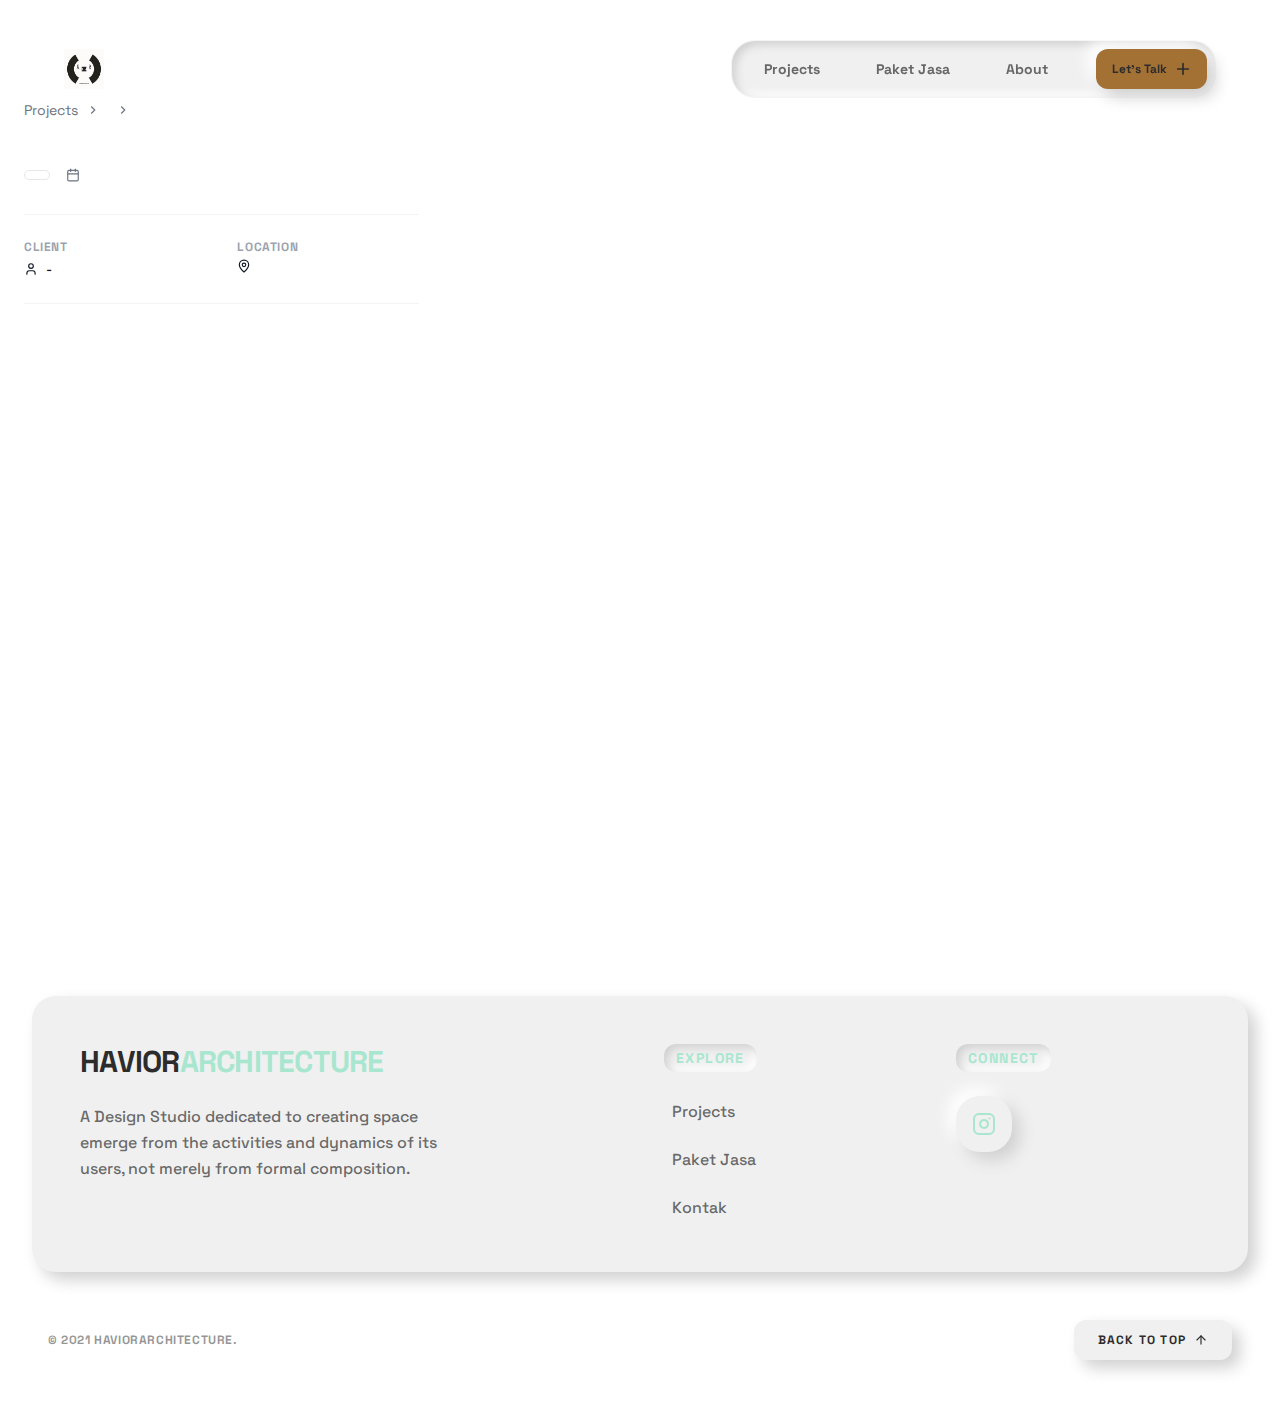
<file: Details/index.html>
<!DOCTYPE html>
<html lang="en">
    <head>
        <meta http-equiv="Content-Type" content="text/html; charset=UTF-8">
        <!-- Favicon updated to new logo URL as requested -->
        <link rel="icon" href="../Haviarchitecture/Logo.jpg">
        <meta name="generator" content="Hostinger Horizons">
         <meta name="viewport" content="width=device-width, initial-scale=1.0">
        <meta name="description" content="haviorarchitecture is a professional architecture, interior, and landscape design studio based in Indonesia. Explore our selected projects.">
        <meta name="keywords" content="architecture, interior design, landscape design, architect indonesia, jasa arsitek, Tuban, Indonesia">
        <meta name="author" content="haviorarchitecture">
        <meta property="og:title" content="haviorarchitecture">
        <meta property="og:description" content="Architecture, Interior & Landscape Design Studio">
        <meta property="og:type" content="website">
        <meta property="og:url" content="https://haviorarchitecture.com/">
        <meta name="viewport" content="width=device-width, initial-scale=1.0">
          <title>Havi Architecture | Architecture, Interior & Landscape Design</title>
        <script type="module" crossorigin="" src="./HaveDetails_files/index-5ff8127b.js.download"></script>
        <link rel="stylesheet" href="./HaveDetails_files/index-b3fed3e4.css">
        <script type="module">
            window.onerror = (message, source, lineno, colno, errorObj) => {
                const errorDetails = errorObj ? JSON.stringify({
                    name: errorObj.name,
                    message: errorObj.message,
                    stack: errorObj.stack,
                    source,
                    lineno,
                    colno,
                }) : null;

                window.parent.postMessage({
                    type: 'horizons-runtime-error',
                    message,
                    error: errorDetails
                }, '*');
            }
            ;
        </script>
        <script>
            // Disable right-click
            document.addEventListener('contextmenu', (e) => e.preventDefault());

            function ctrlShiftKey(e, keyCode) {
            return e.ctrlKey && e.shiftKey && e.keyCode === keyCode.charCodeAt(0);
            }

            document.onkeydown = (e) => {
            // Disable F12, Ctrl + Shift + I, Ctrl + Shift + J, Ctrl + U
            if (
                event.keyCode === 123 ||
                ctrlShiftKey(e, 'I') ||
                ctrlShiftKey(e, 'J') ||
                ctrlShiftKey(e, 'C') ||
                (e.ctrlKey && e.keyCode === 'U'.charCodeAt(0))
            )
                return false;
            };
        </script>
        <script>
            const params = new URLSearchParams(window.location.search);
            const projectId = params.get("project");
        </script>
        <script>
            fetch("../Haviarchitecture/project.json")
            .then(res => res.json())
            .then(projects => {
                const params = new URLSearchParams(window.location.search);
                const projectId = params.get("project"); // ⬅️ FIX DI SINI

                if (!projectId) {
                console.warn("Param project tidak ada di URL");
                return;
                }

                const project = projects.find(p => p.id === projectId);
                if (!project) {
                console.warn("Project tidak ditemukan di JSON");
                return;
                }

                // breadcrumb category
                const categoryLink = document.getElementById("category-link");
                categoryLink.textContent = project.categoryLabel;
                categoryLink.href = `../OurProject/?search=${encodeURIComponent(project.category)}`;

                // category
                // category badge
                const catEl = document.getElementById("project-category");
                catEl.textContent = project.categoryLabel;

                if (project.categoryColor) {
                catEl.style.backgroundColor = project.categoryColor;
                catEl.style.color = "#ffffff";
                catEl.style.borderColor = project.categoryColor;
                }

                // date
                document.getElementById("project-date").textContent = project.year;
                // content
                document.getElementById("project-content").textContent = project.description;
                // location
                document.getElementById("project-location-text").textContent = project.location;
                // title
                document.getElementById("project-title").textContent = project.title;

                document.getElementById("project-title-main").textContent = project.title;
                // gallery
                const gallery = document.getElementById("project-gallery");
                gallery.innerHTML = "";

                // safety check
                if (!project.attachments || project.attachments.length === 0) return;

                project.attachments.forEach((img, index) => {
                const isHero = index === 0;

                const wrapper = document.createElement("div");
                wrapper.className = `
                    relative overflow-hidden rounded-2xl cursor-pointer group
                    bg-gray-100 border border-gray-100 shadow-sm
                    ${isHero ? "md:col-span-2 aspect-[16/9]" : "aspect-[4/3]"}
                `;

                wrapper.innerHTML = `
                    <img 
                    src="../Haviarchitecture/${project.folder}/${img.src}"
                    alt="${img.alt || project.title}"
                    class="w-full h-full object-cover transition-transform duration-700 group-hover:scale-105"
                    loading="lazy"
                    >
                    <div class="absolute inset-0 bg-black/0 group-hover:bg-black/10 transition-colors"></div>
                `;

                gallery.appendChild(wrapper);
                });
            })
            .catch(err => console.error("Fetch error:", err));
        </script>

        <script type="module">
            const observer = new MutationObserver( (mutations) => {
                for (const mutation of mutations) {
                    for (const addedNode of mutation.addedNodes) {
                        if (addedNode.nodeType === Node.ELEMENT_NODE && (addedNode.tagName?.toLowerCase() === 'vite-error-overlay' || addedNode.classList?.contains('backdrop'))) {
                            handleViteOverlay(addedNode);
                        }
                    }
                }
            }
            );

            observer.observe(document.documentElement, {
                childList: true,
                subtree: true
            });

            function handleViteOverlay(node) {
                if (!node.shadowRoot) {
                    return;
                }

                const backdrop = node.shadowRoot.querySelector('.backdrop');

                if (backdrop) {
                    const overlayHtml = backdrop.outerHTML;
                    const parser = new DOMParser();
                    const doc = parser.parseFromString(overlayHtml, 'text/html');
                    const messageBodyElement = doc.querySelector('.message-body');
                    const fileElement = doc.querySelector('.file');
                    const messageText = messageBodyElement ? messageBodyElement.textContent.trim() : '';
                    const fileText = fileElement ? fileElement.textContent.trim() : '';
                    const error = messageText + (fileText ? ' File:' + fileText : '');

                    window.parent.postMessage({
                        type: 'horizons-vite-error',
                        error,
                    }, '*');
                }
            }
        </script>
        <script type="module">
            const originalConsoleError = console.error;
            console.error = function(...args) {
                originalConsoleError.apply(console, args);

                let errorString = '';

                for (let i = 0; i < args.length; i++) {
                    const arg = args[i];
                    if (arg instanceof Error) {
                        errorString = arg.stack || `${arg.name}: ${arg.message}`;
                        break;
                    }
                }

                if (!errorString) {
                    errorString = args.map(arg => typeof arg === 'object' ? JSON.stringify(arg) : String(arg)).join(' ');
                }

                window.parent.postMessage({
                    type: 'horizons-console-error',
                    error: errorString
                }, '*');
            }
            ;
        </script>
        <script type="module">
            const originalFetch = window.fetch;

            window.fetch = function(...args) {
                const url = args[0]instanceof Request ? args[0].url : args[0];

                // Skip WebSocket URLs
                if (url.startsWith('ws:') || url.startsWith('wss:')) {
                    return originalFetch.apply(this, args);
                }

                return originalFetch.apply(this, args).then(async response => {
                    const contentType = response.headers.get('Content-Type') || '';

                    // Exclude HTML document responses
                    const isDocumentResponse = contentType.includes('text/html') || contentType.includes('application/xhtml+xml');

                    if (!response.ok && !isDocumentResponse) {
                        const responseClone = response.clone();
                        const errorFromRes = await responseClone.text();
                        const requestUrl = response.url;
                        console.error(`Fetch error from ${requestUrl}: ${errorFromRes}`);
                    }

                    return response;
                }
                ).catch(error => {
                    if (!url.match(/.html?$/i)) {
                        console.error(error);
                    }

                    throw error;
                }
                );
            }
            ;
        </script>
        <script type="module">
            if (window.navigation && window.self !== window.top) {
                window.navigation.addEventListener('navigate', (event) => {
                    const url = event.destination.url;

                    try {
                        const destinationUrl = new URL(url);
                        const destinationOrigin = destinationUrl.origin;
                        const currentOrigin = window.location.origin;

                        if (destinationOrigin === currentOrigin) {
                            return;
                        }
                    } catch (error) {
                        return;
                    }

                    window.parent.postMessage({
                        type: 'horizons-navigation-error',
                        url,
                    }, '*');
                }
                );
            }
        </script>
    </head>
    <body data-new-gr-c-s-check-loaded="14.1271.0" data-gr-ext-installed="">
        <div id="root">
            <div class="bg-white min-h-screen font-sans">
                <header class="fixed top-4 left-4 right-4 z-50 transition-all duration-300 rounded-2xl bg-transparent py-6 px-4" style="transform: none;">
                    <div class="container mx-auto flex justify-between items-center">
                        <a class="flex items-center gap-3 group relative z-50" href="../">
                            <div class="h-10 w-auto transition-transform duration-300 group-hover:scale-105">
                                <img src="../Haviarchitecture/Logo.jpg" alt="Havior Architecture" class="h-full w-auto object-contain">
                            </div>
                        </a>
                        <div class="hidden md:flex items-center gap-4 bg-[#F0F0F0] px-2 py-2 rounded-2xl shadow-neumorph-inset border border-white/30">
                           <nav class="flex items-center gap-2">
                                <button class="px-6 py-2.5 rounded-xl text-sm font-bold transition-all duration-300 text-[#2C2C2C]/70 hover:text-primary hover:shadow-neumorph-outset"><a href="../#featured-projects">Projects</a></button>
                                <button class="px-6 py-2.5 rounded-xl text-sm font-bold transition-all duration-300 text-[#2C2C2C]/70 hover:text-primary hover:shadow-neumorph-outset"><a href="../#paket-jasa">Paket Jasa</a></button>
                                <button class="px-6 py-2.5 rounded-xl text-sm font-bold transition-all duration-300 text-[#2C2C2C]/70 hover:text-primary hover:shadow-neumorph-outset"><a href="../#about">About</a></button>
                            </nav>
                            <a href="https://wa.me/6285645259797?text=Halo%20Saya%20mau%20order%20untuk%20paket%20Desain%20%2C%2C" target="_blank" rel="noopener noreferrer">
                                <button class="inline-flex items-center justify-center font-bold ring-offset-background transition-all duration-300 focus-visible:outline-none focus-visible:ring-2 focus-visible:ring-ring focus-visible:ring-offset-2 disabled:pointer-events-none disabled:opacity-50 bg-primary shadow-neumorph-outset hover:shadow-neumorph-hover hover:brightness-105 active:shadow-neumorph-inset h-10 rounded-lg px-4 text-xs ml-2 gap-2 text-[#2C2C2C]">
                                    Let's Talk 
                                    <svg class="w-4 h-4" viewBox="0 0 24 24" fill="none" xmlns="http://www.w3.org/2000/svg">
                                        <path d="M12 4V20M4 12H20" stroke="currentColor" stroke-width="2.5" stroke-linecap="round" stroke-linejoin="round"></path>
                                    </svg>
                                </button>
                            </a>
                        </div>
                        <button class="md:hidden p-3 bg-[#F0F0F0] text-[#2C2C2C] rounded-xl shadow-neumorph-outset hover:shadow-neumorph-hover transition-all active:shadow-neumorph-inset">
                            <svg xmlns="http://www.w3.org/2000/svg" width="24" height="24" viewBox="0 0 24 24" fill="none" stroke="currentColor" stroke-width="2" stroke-linecap="round" stroke-linejoin="round" class="lucide lucide-menu">
                                <line x1="4" x2="20" y1="12" y2="12"></line>
                                <line x1="4" x2="20" y1="6" y2="6"></line>
                                <line x1="4" x2="20" y1="18" y2="18"></line>
                            </svg>
                        </button>
                    </div>
                </header>
                <main class="pt-[100px] min-h-screen">
                    <div class="relative">
                        <article class="container mx-auto px-6 pb-20">
                            <div id="category-menu" class="flex items-center gap-2 text-sm text-gray-500 mb-8 overflow-x-auto whitespace-nowrap">
                                <a class="hover:text-black transition-colors" href="../#featured-projects">Projects</a>

                                <svg xmlns="http://www.w3.org/2000/svg" width="14" height="14" viewBox="0 0 24 24" fill="none" stroke="currentColor" stroke-width="2">
                                    <path d="m9 18 6-6-6-6"></path>
                                </svg>

                                <a id="category-link" class="hover:text-black transition-colors" href="../OurProject/"></a>

                                <svg xmlns="http://www.w3.org/2000/svg" width="14" height="14" viewBox="0 0 24 24" fill="none" stroke="currentColor" stroke-width="2">
                                    <path d="m9 18 6-6-6-6"></path>
                                </svg>

                                <span id="project-title" class="text-black font-medium"></span>
                            </div>
                            <div class="flex flex-col lg:flex-row gap-12 mb-16">
                                <div class="lg:w-1/3 space-y-8">
                                    <div>
                                        <h1 id="project-title-main"class="text-4xl md:text-5xl font-bold text-gray-900 leading-tight mb-4"></h1>
                                        <div class="flex flex-wrap items-center gap-4 text-sm text-gray-500">
                                            <span id="project-category" class="px-3 py-1 rounded-full font-medium border">
                                            </span>
                                            <span class="flex items-center gap-1.5">
                                                <svg xmlns="http://www.w3.org/2000/svg" width="14" height="14" viewBox="0 0 24 24"
                                                    fill="none" stroke="currentColor" stroke-width="2" stroke-linecap="round" stroke-linejoin="round"
                                                    class="lucide lucide-calendar">
                                                    <path d="M8 2v4"></path>
                                                    <path d="M16 2v4"></path>
                                                    <rect width="18" height="18" x="3" y="4" rx="2"></rect>
                                                    <path d="M3 10h18"></path>
                                                </svg>
                                                <span id="project-date"></span>
                                            </span>
                                        </div>
                                    </div>
                                    <div id="project-content" class="prose prose-lg text-gray-600 leading-relaxed whitespace-pre-line max-w-none"> </div>
                                    <div class="grid grid-cols-2 gap-y-4 gap-x-8 py-6 border-t border-b border-gray-100">
                                        <div>
                                            <span class="block text-xs font-bold text-gray-400 uppercase tracking-wider mb-1">Client</span>
                                            <span class="text-sm font-medium text-gray-900 flex items-center gap-2">
                                                <svg xmlns="http://www.w3.org/2000/svg" width="14" height="14" viewBox="0 0 24 24" fill="none" stroke="currentColor" stroke-width="2" stroke-linecap="round" stroke-linejoin="round" class="lucide lucide-user">
                                                    <path d="M19 21v-2a4 4 0 0 0-4-4H9a4 4 0 0 0-4 4v2"></path>
                                                    <circle cx="12" cy="7" r="4"></circle>
                                                </svg>
                                                -
                                            </span>
                                        </div>
                                        <div>
                                            <span class="block text-xs font-bold text-gray-400 uppercase tracking-wider mb-1">Location</span>
                                            <span 
                                                id="project-location"
                                                class="text-sm font-medium text-gray-900 flex items-center gap-2">
                                                <svg xmlns="http://www.w3.org/2000/svg" width="14" height="14" viewBox="0 0 24 24" fill="none" stroke="currentColor" stroke-width="2" stroke-linecap="round" stroke-linejoin="round" class="lucide lucide-map-pin">
                                                    <path d="M20 10c0 4.993-5.539 10.193-7.399 11.799a1 1 0 0 1-1.202 0C9.539 20.193 4 14.993 4 10a8 8 0 0 1 16 0"></path>
                                                    <circle cx="12" cy="10" r="3"></circle>
                                                </svg>
                                                <span id="project-location-text"></span>
                                            </span>
                                        </div>
                                    </div>
                                </div>
                                <div class="lg:w-2/3">
                                    <div 
                                        id="project-gallery"
                                        class="grid grid-cols-1 md:grid-cols-2 gap-4">
                                    </div>
                                </div>
                            </div>
                        </article>
                    </div>
                </main>
                <footer class="bg-white text-[#2C2C2C] pt-24 pb-12 relative overflow-hidden">
                    <div class="container mx-auto px-6 md:px-8">
                        <div class="relative rounded-2xl shadow-neumorph-outset border-none bg-[#F0F0F0] text-[#2C2C2C] hover:shadow-neumorph-hover cursor-pointer overflow-hidden transition-all duration-300 ease-in-out p-12 mb-12">
                            <div class="grid md:grid-cols-4 gap-12">
                                <div class="md:col-span-2">
                                    <h2 class="text-3xl font-bold mb-6 tracking-tight text-[#2C2C2C]">
                                        HAVIOR<span class="text-primary">ARCHITECTURE</span>
                                    </h2>
                                    <p class="text-[#2C2C2C]/70 max-w-sm leading-relaxed mb-8 font-medium">A Design Studio dedicated to creating space emerge from the activities and dynamics of its users, not merely from formal composition.</p>
                                </div>
                                <div>
                                    <h4 class="font-bold text-sm uppercase tracking-widest mb-6 text-primary shadow-neumorph-inset inline-block px-3 py-1 rounded-lg">Explore</h4>
                                    <ul class="space-y-4">
                                        <li>
                                            <a href="../#featured-projects" class="text-[#2C2C2C]/70 hover:text-primary font-medium transition-colors hover:shadow-neumorph-outset px-2 py-1 rounded-md inline-block">Projects</a>
                                        </li>
                                        <li>
                                            <a href="../#paket-jasa" class="text-[#2C2C2C]/70 hover:text-primary font-medium transition-colors hover:shadow-neumorph-outset px-2 py-1 rounded-md inline-block">Paket Jasa</a>
                                        </li>
                                        <li>
                                            <a href="../#contact" class="text-[#2C2C2C]/70 hover:text-primary font-medium transition-colors hover:shadow-neumorph-outset px-2 py-1 rounded-md inline-block">Kontak</a>
                                        </li>
                                    </ul>
                                </div>
                                <div>
                                    <h4 class="font-bold text-sm uppercase tracking-widest mb-6 text-primary shadow-neumorph-inset inline-block px-3 py-1 rounded-lg">Connect</h4>
                                    <div class="flex gap-4">
                                        <a href="https://www.instagram.com/haviorarchitecture/" target="_blank" rel="noopener noreferrer" class="w-14 h-14 rounded-2xl bg-[#F0F0F0] shadow-neumorph-outset flex items-center justify-center text-primary hover:text-primary hover:shadow-neumorph-hover active:shadow-neumorph-inset transition-all duration-300 transform hover:scale-105">
                                            <svg xmlns="http://www.w3.org/2000/svg" width="24" height="24" viewBox="0 0 24 24" fill="none" stroke="currentColor" stroke-width="2" stroke-linecap="round" stroke-linejoin="round" class="lucide lucide-instagram">
                                                <rect width="20" height="20" x="2" y="2" rx="5" ry="5"></rect>
                                                <path d="M16 11.37A4 4 0 1 1 12.63 8 4 4 0 0 1 16 11.37z"></path>
                                                <line x1="17.5" x2="17.51" y1="6.5" y2="6.5"></line>
                                            </svg>
                                        </a>
                                    </div>
                                </div>
                            </div>
                        </div>
                        <div class="flex flex-col md:flex-row justify-between items-center gap-6 px-4">
                            <p class="text-xs text-[#2C2C2C]/50 font-bold uppercase tracking-wider">© 2021 haviorarchitecture.</p>
                            <button class="inline-flex items-center justify-center font-bold ring-offset-background transition-all duration-300 focus-visible:outline-none focus-visible:ring-2 focus-visible:ring-ring focus-visible:ring-offset-2 disabled:pointer-events-none disabled:opacity-50 bg-[#F0F0F0] text-[#2C2C2C] shadow-neumorph-outset hover:shadow-neumorph-hover active:shadow-neumorph-inset active:text-primary rounded-lg gap-2 text-xs uppercase tracking-widest px-6 h-10">
                                <a href="#top" class="flex items-center gap-2">BACK TO TOP</a>
                                <svg xmlns="http://www.w3.org/2000/svg" width="14" height="14" viewBox="0 0 24 24" fill="none" stroke="currentColor" stroke-width="2" stroke-linecap="round" stroke-linejoin="round" class="lucide lucide-arrow-up">
                                    <path d="m5 12 7-7 7 7"></path>
                                    <path d="M12 19V5"></path>
                                </svg>
                            </button>
                        </div>
                    </div>
                </footer>
            </div>
            <div role="region" aria-label="Notifications (F8)" tabindex="-1" style="pointer-events: none;">
                <ol tabindex="-1" class="fixed top-0 z-[100] flex max-h-screen w-full flex-col-reverse p-4 sm:bottom-0 sm:right-0 sm:top-auto sm:flex-col md:max-w-[420px]"></ol>
            </div>
        </div>
        <textarea id="BFI_DATA" style="width: 1px; height: 1px; display: none;"></textarea>
        <title></title>
        <div id="WidgetFloaterPanels" translate="no" style="display: none; text-align: left; direction: ltr; visibility: hidden;" class="LTRStyle">
            <div id="WidgetFloater" style="display: none" onmouseover="Microsoft.Translator.OnMouseOverFloater()" onmouseout="Microsoft.Translator.OnMouseOutFloater()">
                <div id="WidgetLogoPanel">
                    <span id="WidgetTranslateWithSpan">
                        <span>TRANSLATE with </span>
                        <img id="FloaterLogo">
                    </span>
                    <span id="WidgetCloseButton" title="Exit Translation" onclick="Microsoft.Translator.FloaterOnClose()">x</span>
                </div>
                <div id="LanguageMenuPanel">
                    <div class="DDStyle_outer">
                        <input name="LanguageMenu_svid" type="text" id="LanguageMenu_svid" style="display:none;" autocomplete="on" value="en" onclick="this.select()">
                        <input name="LanguageMenu_textid" type="text" id="LanguageMenu_textid" style="display:none;" autocomplete="on" onclick="this.select()">
                        <span onselectstart="return false" tabindex="0" class="DDStyle" id="__LanguageMenu_header" onclick="return LanguageMenu &amp;&amp; !LanguageMenu.Show(&#39;__LanguageMenu_popup&#39;, event);" onkeydown="return LanguageMenu &amp;&amp; !LanguageMenu.Show(&#39;__LanguageMenu_popup&#39;, event);">English</span>
                        <div style="position:relative;text-align:left;left:0;">
                            <div style="position:absolute;width:;left:0px;">
                                <div class="DDStyle" style="display:none;" id="__LanguageMenu_popup">
                                    <table id="LanguageMenu" border="0">
                                        <tbody>
                                            <tr>
                                                <td>
                                                    <a tabindex="-1" onclick="return LanguageMenu.onclick(&#39;ar&#39;);" ondragstart="LanguageMenu.ondragstart(event);" href="https://haviorarchitecture.com/projects/4dd95103-ee6a-481d-bb8c-0c2855f7c70a#ar">Arabic</a>
                                                </td>
                                                <td>
                                                    <a tabindex="-1" onclick="return LanguageMenu.onclick(&#39;he&#39;);" ondragstart="LanguageMenu.ondragstart(event);" href="https://haviorarchitecture.com/projects/4dd95103-ee6a-481d-bb8c-0c2855f7c70a#he">Hebrew</a>
                                                </td>
                                                <td>
                                                    <a tabindex="-1" onclick="return LanguageMenu.onclick(&#39;pl&#39;);" ondragstart="LanguageMenu.ondragstart(event);" href="https://haviorarchitecture.com/projects/4dd95103-ee6a-481d-bb8c-0c2855f7c70a#pl">Polish</a>
                                                </td>
                                            </tr>
                                            <tr>
                                                <td>
                                                    <a tabindex="-1" onclick="return LanguageMenu.onclick(&#39;bg&#39;);" ondragstart="LanguageMenu.ondragstart(event);" href="https://haviorarchitecture.com/projects/4dd95103-ee6a-481d-bb8c-0c2855f7c70a#bg">Bulgarian</a>
                                                </td>
                                                <td>
                                                    <a tabindex="-1" onclick="return LanguageMenu.onclick(&#39;hi&#39;);" ondragstart="LanguageMenu.ondragstart(event);" href="https://haviorarchitecture.com/projects/4dd95103-ee6a-481d-bb8c-0c2855f7c70a#hi">Hindi</a>
                                                </td>
                                                <td>
                                                    <a tabindex="-1" onclick="return LanguageMenu.onclick(&#39;pt&#39;);" ondragstart="LanguageMenu.ondragstart(event);" href="https://haviorarchitecture.com/projects/4dd95103-ee6a-481d-bb8c-0c2855f7c70a#pt">Portuguese</a>
                                                </td>
                                            </tr>
                                            <tr>
                                                <td>
                                                    <a tabindex="-1" onclick="return LanguageMenu.onclick(&#39;ca&#39;);" ondragstart="LanguageMenu.ondragstart(event);" href="https://haviorarchitecture.com/projects/4dd95103-ee6a-481d-bb8c-0c2855f7c70a#ca">Catalan</a>
                                                </td>
                                                <td>
                                                    <a tabindex="-1" onclick="return LanguageMenu.onclick(&#39;mww&#39;);" ondragstart="LanguageMenu.ondragstart(event);" href="https://haviorarchitecture.com/projects/4dd95103-ee6a-481d-bb8c-0c2855f7c70a#mww">Hmong Daw</a>
                                                </td>
                                                <td>
                                                    <a tabindex="-1" onclick="return LanguageMenu.onclick(&#39;ro&#39;);" ondragstart="LanguageMenu.ondragstart(event);" href="https://haviorarchitecture.com/projects/4dd95103-ee6a-481d-bb8c-0c2855f7c70a#ro">Romanian</a>
                                                </td>
                                            </tr>
                                            <tr>
                                                <td>
                                                    <a tabindex="-1" onclick="return LanguageMenu.onclick(&#39;zh-CHS&#39;);" ondragstart="LanguageMenu.ondragstart(event);" href="https://haviorarchitecture.com/projects/4dd95103-ee6a-481d-bb8c-0c2855f7c70a#zh-CHS">Chinese Simplified</a>
                                                </td>
                                                <td>
                                                    <a tabindex="-1" onclick="return LanguageMenu.onclick(&#39;hu&#39;);" ondragstart="LanguageMenu.ondragstart(event);" href="https://haviorarchitecture.com/projects/4dd95103-ee6a-481d-bb8c-0c2855f7c70a#hu">Hungarian</a>
                                                </td>
                                                <td>
                                                    <a tabindex="-1" onclick="return LanguageMenu.onclick(&#39;ru&#39;);" ondragstart="LanguageMenu.ondragstart(event);" href="https://haviorarchitecture.com/projects/4dd95103-ee6a-481d-bb8c-0c2855f7c70a#ru">Russian</a>
                                                </td>
                                            </tr>
                                            <tr>
                                                <td>
                                                    <a tabindex="-1" onclick="return LanguageMenu.onclick(&#39;zh-CHT&#39;);" ondragstart="LanguageMenu.ondragstart(event);" href="https://haviorarchitecture.com/projects/4dd95103-ee6a-481d-bb8c-0c2855f7c70a#zh-CHT">Chinese Traditional</a>
                                                </td>
                                                <td>
                                                    <a tabindex="-1" onclick="return LanguageMenu.onclick(&#39;id&#39;);" ondragstart="LanguageMenu.ondragstart(event);" href="https://haviorarchitecture.com/projects/4dd95103-ee6a-481d-bb8c-0c2855f7c70a#id">Indonesian</a>
                                                </td>
                                                <td>
                                                    <a tabindex="-1" onclick="return LanguageMenu.onclick(&#39;sk&#39;);" ondragstart="LanguageMenu.ondragstart(event);" href="https://haviorarchitecture.com/projects/4dd95103-ee6a-481d-bb8c-0c2855f7c70a#sk">Slovak</a>
                                                </td>
                                            </tr>
                                            <tr>
                                                <td>
                                                    <a tabindex="-1" onclick="return LanguageMenu.onclick(&#39;cs&#39;);" ondragstart="LanguageMenu.ondragstart(event);" href="https://haviorarchitecture.com/projects/4dd95103-ee6a-481d-bb8c-0c2855f7c70a#cs">Czech</a>
                                                </td>
                                                <td>
                                                    <a tabindex="-1" onclick="return LanguageMenu.onclick(&#39;it&#39;);" ondragstart="LanguageMenu.ondragstart(event);" href="https://haviorarchitecture.com/projects/4dd95103-ee6a-481d-bb8c-0c2855f7c70a#it">Italian</a>
                                                </td>
                                                <td>
                                                    <a tabindex="-1" onclick="return LanguageMenu.onclick(&#39;sl&#39;);" ondragstart="LanguageMenu.ondragstart(event);" href="https://haviorarchitecture.com/projects/4dd95103-ee6a-481d-bb8c-0c2855f7c70a#sl">Slovenian</a>
                                                </td>
                                            </tr>
                                            <tr>
                                                <td>
                                                    <a tabindex="-1" onclick="return LanguageMenu.onclick(&#39;da&#39;);" ondragstart="LanguageMenu.ondragstart(event);" href="https://haviorarchitecture.com/projects/4dd95103-ee6a-481d-bb8c-0c2855f7c70a#da">Danish</a>
                                                </td>
                                                <td>
                                                    <a tabindex="-1" onclick="return LanguageMenu.onclick(&#39;ja&#39;);" ondragstart="LanguageMenu.ondragstart(event);" href="https://haviorarchitecture.com/projects/4dd95103-ee6a-481d-bb8c-0c2855f7c70a#ja">Japanese</a>
                                                </td>
                                                <td>
                                                    <a tabindex="-1" onclick="return LanguageMenu.onclick(&#39;es&#39;);" ondragstart="LanguageMenu.ondragstart(event);" href="https://haviorarchitecture.com/projects/4dd95103-ee6a-481d-bb8c-0c2855f7c70a#es">Spanish</a>
                                                </td>
                                            </tr>
                                            <tr>
                                                <td>
                                                    <a tabindex="-1" onclick="return LanguageMenu.onclick(&#39;nl&#39;);" ondragstart="LanguageMenu.ondragstart(event);" href="https://haviorarchitecture.com/projects/4dd95103-ee6a-481d-bb8c-0c2855f7c70a#nl">Dutch</a>
                                                </td>
                                                <td>
                                                    <a tabindex="-1" onclick="return LanguageMenu.onclick(&#39;tlh&#39;);" ondragstart="LanguageMenu.ondragstart(event);" href="https://haviorarchitecture.com/projects/4dd95103-ee6a-481d-bb8c-0c2855f7c70a#tlh">Klingon</a>
                                                </td>
                                                <td>
                                                    <a tabindex="-1" onclick="return LanguageMenu.onclick(&#39;sv&#39;);" ondragstart="LanguageMenu.ondragstart(event);" href="https://haviorarchitecture.com/projects/4dd95103-ee6a-481d-bb8c-0c2855f7c70a#sv">Swedish</a>
                                                </td>
                                            </tr>
                                            <tr>
                                                <td>
                                                    <a tabindex="-1" onclick="return LanguageMenu.onclick(&#39;en&#39;);" ondragstart="LanguageMenu.ondragstart(event);" href="https://haviorarchitecture.com/projects/4dd95103-ee6a-481d-bb8c-0c2855f7c70a#en">English</a>
                                                </td>
                                                <td>
                                                    <a tabindex="-1" onclick="return LanguageMenu.onclick(&#39;ko&#39;);" ondragstart="LanguageMenu.ondragstart(event);" href="https://haviorarchitecture.com/projects/4dd95103-ee6a-481d-bb8c-0c2855f7c70a#ko">Korean</a>
                                                </td>
                                                <td>
                                                    <a tabindex="-1" onclick="return LanguageMenu.onclick(&#39;th&#39;);" ondragstart="LanguageMenu.ondragstart(event);" href="https://haviorarchitecture.com/projects/4dd95103-ee6a-481d-bb8c-0c2855f7c70a#th">Thai</a>
                                                </td>
                                            </tr>
                                            <tr>
                                                <td>
                                                    <a tabindex="-1" onclick="return LanguageMenu.onclick(&#39;et&#39;);" ondragstart="LanguageMenu.ondragstart(event);" href="https://haviorarchitecture.com/projects/4dd95103-ee6a-481d-bb8c-0c2855f7c70a#et">Estonian</a>
                                                </td>
                                                <td>
                                                    <a tabindex="-1" onclick="return LanguageMenu.onclick(&#39;lv&#39;);" ondragstart="LanguageMenu.ondragstart(event);" href="https://haviorarchitecture.com/projects/4dd95103-ee6a-481d-bb8c-0c2855f7c70a#lv">Latvian</a>
                                                </td>
                                                <td>
                                                    <a tabindex="-1" onclick="return LanguageMenu.onclick(&#39;tr&#39;);" ondragstart="LanguageMenu.ondragstart(event);" href="https://haviorarchitecture.com/projects/4dd95103-ee6a-481d-bb8c-0c2855f7c70a#tr">Turkish</a>
                                                </td>
                                            </tr>
                                            <tr>
                                                <td>
                                                    <a tabindex="-1" onclick="return LanguageMenu.onclick(&#39;fi&#39;);" ondragstart="LanguageMenu.ondragstart(event);" href="https://haviorarchitecture.com/projects/4dd95103-ee6a-481d-bb8c-0c2855f7c70a#fi">Finnish</a>
                                                </td>
                                                <td>
                                                    <a tabindex="-1" onclick="return LanguageMenu.onclick(&#39;lt&#39;);" ondragstart="LanguageMenu.ondragstart(event);" href="https://haviorarchitecture.com/projects/4dd95103-ee6a-481d-bb8c-0c2855f7c70a#lt">Lithuanian</a>
                                                </td>
                                                <td>
                                                    <a tabindex="-1" onclick="return LanguageMenu.onclick(&#39;uk&#39;);" ondragstart="LanguageMenu.ondragstart(event);" href="https://haviorarchitecture.com/projects/4dd95103-ee6a-481d-bb8c-0c2855f7c70a#uk">Ukrainian</a>
                                                </td>
                                            </tr>
                                            <tr>
                                                <td>
                                                    <a tabindex="-1" onclick="return LanguageMenu.onclick(&#39;fr&#39;);" ondragstart="LanguageMenu.ondragstart(event);" href="https://haviorarchitecture.com/projects/4dd95103-ee6a-481d-bb8c-0c2855f7c70a#fr">French</a>
                                                </td>
                                                <td>
                                                    <a tabindex="-1" onclick="return LanguageMenu.onclick(&#39;ms&#39;);" ondragstart="LanguageMenu.ondragstart(event);" href="https://haviorarchitecture.com/projects/4dd95103-ee6a-481d-bb8c-0c2855f7c70a#ms">Malay</a>
                                                </td>
                                                <td>
                                                    <a tabindex="-1" onclick="return LanguageMenu.onclick(&#39;ur&#39;);" ondragstart="LanguageMenu.ondragstart(event);" href="https://haviorarchitecture.com/projects/4dd95103-ee6a-481d-bb8c-0c2855f7c70a#ur">Urdu</a>
                                                </td>
                                            </tr>
                                            <tr>
                                                <td>
                                                    <a tabindex="-1" onclick="return LanguageMenu.onclick(&#39;de&#39;);" ondragstart="LanguageMenu.ondragstart(event);" href="https://haviorarchitecture.com/projects/4dd95103-ee6a-481d-bb8c-0c2855f7c70a#de">German</a>
                                                </td>
                                                <td>
                                                    <a tabindex="-1" onclick="return LanguageMenu.onclick(&#39;mt&#39;);" ondragstart="LanguageMenu.ondragstart(event);" href="https://haviorarchitecture.com/projects/4dd95103-ee6a-481d-bb8c-0c2855f7c70a#mt">Maltese</a>
                                                </td>
                                                <td>
                                                    <a tabindex="-1" onclick="return LanguageMenu.onclick(&#39;vi&#39;);" ondragstart="LanguageMenu.ondragstart(event);" href="https://haviorarchitecture.com/projects/4dd95103-ee6a-481d-bb8c-0c2855f7c70a#vi">Vietnamese</a>
                                                </td>
                                            </tr>
                                            <tr>
                                                <td>
                                                    <a tabindex="-1" onclick="return LanguageMenu.onclick(&#39;el&#39;);" ondragstart="LanguageMenu.ondragstart(event);" href="https://haviorarchitecture.com/projects/4dd95103-ee6a-481d-bb8c-0c2855f7c70a#el">Greek</a>
                                                </td>
                                                <td>
                                                    <a tabindex="-1" onclick="return LanguageMenu.onclick(&#39;no&#39;);" ondragstart="LanguageMenu.ondragstart(event);" href="https://haviorarchitecture.com/projects/4dd95103-ee6a-481d-bb8c-0c2855f7c70a#no">Norwegian</a>
                                                </td>
                                                <td>
                                                    <a tabindex="-1" onclick="return LanguageMenu.onclick(&#39;cy&#39;);" ondragstart="LanguageMenu.ondragstart(event);" href="https://haviorarchitecture.com/projects/4dd95103-ee6a-481d-bb8c-0c2855f7c70a#cy">Welsh</a>
                                                </td>
                                            </tr>
                                            <tr>
                                                <td>
                                                    <a tabindex="-1" onclick="return LanguageMenu.onclick(&#39;ht&#39;);" ondragstart="LanguageMenu.ondragstart(event);" href="https://haviorarchitecture.com/projects/4dd95103-ee6a-481d-bb8c-0c2855f7c70a#ht">Haitian Creole</a>
                                                </td>
                                                <td>
                                                    <a tabindex="-1" onclick="return LanguageMenu.onclick(&#39;fa&#39;);" ondragstart="LanguageMenu.ondragstart(event);" href="https://haviorarchitecture.com/projects/4dd95103-ee6a-481d-bb8c-0c2855f7c70a#fa">Persian</a>
                                                </td>
                                                <td></td>
                                            </tr>
                                        </tbody>
                                    </table>
                                    <img alt="" style="height:7px;width:17px;border-width:0px;left:20px;">
                                </div>
                            </div>
                        </div>
                    </div>
                    <script type="text/javascript">
                        var LanguageMenu;
                        var LanguageMenu_keys = ["ar", "bg", "ca", "zh-CHS", "zh-CHT", "cs", "da", "nl", "en", "et", "fi", "fr", "de", "el", "ht", "he", "hi", "mww", "hu", "id", "it", "ja", "tlh", "ko", "lv", "lt", "ms", "mt", "no", "fa", "pl", "pt", "ro", "ru", "sk", "sl", "es", "sv", "th", "tr", "uk", "ur", "vi", "cy"];
                        var LanguageMenu_values = ["Arabic", "Bulgarian", "Catalan", "Chinese Simplified", "Chinese Traditional", "Czech", "Danish", "Dutch", "English", "Estonian", "Finnish", "French", "German", "Greek", "Haitian Creole", "Hebrew", "Hindi", "Hmong Daw", "Hungarian", "Indonesian", "Italian", "Japanese", "Klingon", "Korean", "Latvian", "Lithuanian", "Malay", "Maltese", "Norwegian", "Persian", "Polish", "Portuguese", "Romanian", "Russian", "Slovak", "Slovenian", "Spanish", "Swedish", "Thai", "Turkish", "Ukrainian", "Urdu", "Vietnamese", "Welsh"];
                        var LanguageMenu_callback = function() {};
                        var LanguageMenu_popupid = '__LanguageMenu_popup';
                    </script>
                </div>
                <div id="CTFLinksPanel">
                    <span id="ExternalLinksPanel">
                        <a id="HelpLink" title="Help" target="_blank" href="https://go.microsoft.com/?linkid=9722454">
                            <img id="HelpImg">
                        </a>
                        <a id="EmbedLink" href="javascript:Microsoft.Translator.FloaterShowEmbed()" title="Get this widget for your own site">
                            <img id="EmbedImg">
                        </a>
                        <a id="ShareLink" title="Share translated page with friends" href="javascript:Microsoft.Translator.FloaterShowSharePanel()">
                            <img id="ShareImg">
                        </a>
                    </span>
                </div>
                <div id="FloaterProgressBar">
                    <span id="ProgressFill"></span>
                </div>
            </div>
            <div id="WidgetFloaterCollapsed" style="display: none" onmouseover="Microsoft.Translator.OnMouseOverFloater()">
                <span>TRANSLATE with </span>
                <img id="CollapsedLogoImg">
            </div>
            <div id="FloaterSharePanel" style="display: none">
                <div id="ShareTextDiv">
                    <span id="ShareTextSpan">COPY THE URL BELOW </span>
                </div>
                <div id="ShareTextboxDiv">
                    <input name="ShareTextbox" type="text" id="ShareTextbox" readonly="readonly" onclick="this.select()">
                    <!--a id="TwitterLink" title="Share on Twitter"> <img id="TwitterImg" /></a> <a-- id="FacebookLink" title="Share on Facebook"> <img id="FacebookImg" /></a-->
                    <a id="EmailLink" title="Email this translation">
                        <img id="EmailImg">
                    </a>
                </div>
                <div id="ShareFooter">
                    <span id="ShareHelpSpan">
                        <a id="ShareHelpLink">
                            <img id="ShareHelpImg">
                        </a>
                    </span>
                    <span id="ShareBackSpan">
                        <a id="ShareBack" href="javascript:Microsoft.Translator.FloaterOnShareBackClick()" title="Back To Translation">Back</a>
                    </span>
                </div>
                <input name="EmailSubject" type="hidden" id="EmailSubject" value="Check out this page in {0} translated from {1}">
                <input name="EmailBody" type="hidden" id="EmailBody" value="Translated: {0}%0d%0aOriginal: {1}%0d%0a%0d%0aAutomatic translation powered by Microsoft® Translator%0d%0ahttp://www.bing.com/translator?ref=MSTWidget">
                <input type="hidden" id="ShareHelpText" value="This link allows visitors to launch this page and automatically translate it to {0}.">
            </div>
            <div id="FloaterEmbed" style="display: none">
                <div id="EmbedTextDiv">
                    <span id="EmbedTextSpan">EMBED THE SNIPPET BELOW IN YOUR SITE</span>
                    <a id="EmbedHelpLink" title="Copy this code and place it into your HTML.">
                        <img id="EmbedHelpImg">
                    </a>
                </div>
                <div id="EmbedTextboxDiv">
                    <input name="EmbedSnippetTextBox" type="text" id="EmbedSnippetTextBox" readonly="readonly" value="&lt;div id=&#39;MicrosoftTranslatorWidget&#39; class=&#39;Dark&#39; style=&#39;color:white;background-color:#555555&#39;&gt;&lt;/div&gt;&lt;script type=&#39;text/javascript&#39;&gt;setTimeout(function(){var s=document.createElement(&#39;script&#39;);s.type=&#39;text/javascript&#39;;s.charset=&#39;UTF-8&#39;;s.src=((location &amp;&amp; location.href &amp;&amp; location.href.indexOf(&#39;https&#39;) == 0)?&#39;https://ssl.microsofttranslator.com&#39;:&#39;http://www.microsofttranslator.com&#39;)+&#39;/ajax/v3/WidgetV3.ashx?siteData=ueOIGRSKkd965FeEGM5JtQ**&amp;ctf=true&amp;ui=true&amp;settings=manual&amp;from=en&#39;;var p=document.getElementsByTagName(&#39;head&#39;)[0]||document.documentElement;p.insertBefore(s,p.firstChild); },0);&lt;/script&gt;" onclick="this.select()">
                </div>
                <div id="EmbedNoticeDiv">
                    <span id="EmbedNoticeSpan">
                        Enable collaborative features and customize widget: <a href="http://www.bing.com/widget/translator" target="_blank">Bing Webmaster Portal</a>
                    </span>
                </div>
                <div id="EmbedFooterDiv">
                    <span id="EmbedBackSpan">
                        <a href="javascript:Microsoft.Translator.FloaterOnEmbedBackClick()" title="Back To Translation">Back</a>
                    </span>
                </div>
            </div>
            <script type="text/javascript">
                var intervalId = setInterval(function() {
                     if (typeof MtPopUpList !== 'undefined') { {
                        LanguageMenu = new MtPopUpList();
                        var langMenu = document.getElementById(LanguageMenu_popupid);
                        var origLangDiv = document.createElement("div");
                        origLangDiv.id = "OriginalLanguageDiv";
                        origLangDiv.innerHTML = "<span id='OriginalTextSpan'>ORIGINAL: </span><span id='OriginalLanguageSpan'></span>";
                        langMenu.appendChild(origLangDiv);
                        LanguageMenu.Init('LanguageMenu', LanguageMenu_keys, LanguageMenu_values, LanguageMenu_callback, LanguageMenu_popupid);
                        window["LanguageMenu"] = LanguageMenu;
                        clearInterval(intervalId);
                    }
                }; }, 200);
            </script>
        </div>
        <div class="TnITTtw-fp-collapsed-button" style="display: block;"></div>
        <div class="TnITTtw-mate-fp-bar" translate="no" style="z-index: 101; width: 0px; height: 0px; opacity: 0; display: none;">
            <div class="TnITTtw-hide-fp-bar" style="display: none;"></div>
            <div class="TnITTtw-current-page-lang" style="display: none;">This page is in Indonesian</div>
            <div class="TnITTtw-cta-button-layout" style="display: none;">
                <div class="TnITTtw-spinner">
                    <div class="TnITTtw-bounce1"></div>
                    <div class="TnITTtw-bounce2"></div>
                    <div class="TnITTtw-bounce3"></div>
                </div>
                <div class="TnITTtw-mw-button TnITTtw-fp-translate TnITTtw-high-cta" style="display: none;">Translate to English</div>
            </div>
            <div class="TnITTtw-change-language TnITTtw-select" data-for-serial="3" style="display: none;"></div>
            <div class="TnITTtw-stop-fp"></div>
            <div class="TnITTtw-toggle-iphone-settings" style="display: none;"></div>
            <div class="TnITTtw-ui_selector" style="display: none;">
                <div class="TnITTtw-options-arrow" style="display: none;"></div>
                <div class="TnITTtw-options TnITTtw-opt-3 TnITTtw-standalone" data-serial="3" style="display: none; z-index: 998;">
                    <div class="TnITTtw-dd-search">
                        <input class="TnITTtw-dd-input" type="text" data-dir="to" placeholder="Search" data-width="NaN">
                    </div>
                    <div id="selVisibleScroll-3">
                        <div id="selEntireScroll-3">
                            <div class="TnITTtw-inner-options-layout">
                                <ul class="TnITTtw-list">
                                    <li class="lang-ab TnITTtw-option" index="1">
                                        <span id="lang-ab" val="ab" class="lang-ab">Abkhazian</span>
                                    </li>
                                    <li class="lang-ace TnITTtw-option" index="2">
                                        <span id="lang-ace" val="ace" class="lang-ace">Acehnese</span>
                                    </li>
                                    <li class="lang-ach TnITTtw-option" index="3">
                                        <span id="lang-ach" val="ach" class="lang-ach">Acholi</span>
                                    </li>
                                    <li class="lang-aa TnITTtw-option" index="4">
                                        <span id="lang-aa" val="aa" class="lang-aa">Afar</span>
                                    </li>
                                    <li class="lang-af TnITTtw-option" index="5">
                                        <span id="lang-af" val="af" class="lang-af">Afrikaans</span>
                                    </li>
                                    <li class="lang-sq TnITTtw-option" index="6">
                                        <span id="lang-sq" val="sq" class="lang-sq">Albanian</span>
                                    </li>
                                    <li class="lang-alz TnITTtw-option" index="7">
                                        <span id="lang-alz" val="alz" class="lang-alz">Alur</span>
                                    </li>
                                    <li class="lang-am TnITTtw-option" index="8">
                                        <span id="lang-am" val="am" class="lang-am">Amharic</span>
                                    </li>
                                    <li class="lang-ar TnITTtw-option" index="9">
                                        <span id="lang-ar" val="ar" class="lang-ar">Arabic</span>
                                    </li>
                                    <li class="lang-hy TnITTtw-option" index="10">
                                        <span id="lang-hy" val="hy" class="lang-hy">Armenian</span>
                                    </li>
                                    <li class="lang-as TnITTtw-option" index="11">
                                        <span id="lang-as" val="as" class="lang-as">Assamese</span>
                                    </li>
                                    <li class="lang-av TnITTtw-option" index="12">
                                        <span id="lang-av" val="av" class="lang-av">Avaric</span>
                                    </li>
                                    <li class="lang-awa TnITTtw-option" index="13">
                                        <span id="lang-awa" val="awa" class="lang-awa">Awadhi</span>
                                    </li>
                                    <li class="lang-ay TnITTtw-option" index="14">
                                        <span id="lang-ay" val="ay" class="lang-ay">Aymara</span>
                                    </li>
                                    <li class="lang-az TnITTtw-option" index="15">
                                        <span id="lang-az" val="az" class="lang-az">Azerbaijani</span>
                                    </li>
                                    <li class="lang-ban TnITTtw-option" index="16">
                                        <span id="lang-ban" val="ban" class="lang-ban">Balinese</span>
                                    </li>
                                    <li class="lang-bal TnITTtw-option" index="17">
                                        <span id="lang-bal" val="bal" class="lang-bal">Baluchi</span>
                                    </li>
                                    <li class="lang-bm TnITTtw-option" index="18">
                                        <span id="lang-bm" val="bm" class="lang-bm">Bambara</span>
                                    </li>
                                    <li class="lang-bci TnITTtw-option" index="19">
                                        <span id="lang-bci" val="bci" class="lang-bci">Baoulé</span>
                                    </li>
                                    <li class="lang-ba TnITTtw-option" index="20">
                                        <span id="lang-ba" val="ba" class="lang-ba">Bashkir</span>
                                    </li>
                                    <li class="lang-eu TnITTtw-option" index="21">
                                        <span id="lang-eu" val="eu" class="lang-eu">Basque</span>
                                    </li>
                                    <li class="lang-btx TnITTtw-option" index="22">
                                        <span id="lang-btx" val="btx" class="lang-btx">Batak</span>
                                    </li>
                                    <li class="lang-bts TnITTtw-option" index="23">
                                        <span id="lang-bts" val="bts" class="lang-bts">Batak Simalungun</span>
                                    </li>
                                    <li class="lang-bbc TnITTtw-option" index="24">
                                        <span id="lang-bbc" val="bbc" class="lang-bbc">Batak Toba</span>
                                    </li>
                                    <li class="lang-be TnITTtw-option" index="25">
                                        <span id="lang-be" val="be" class="lang-be">Belarusian</span>
                                    </li>
                                    <li class="lang-bem TnITTtw-option" index="26">
                                        <span id="lang-bem" val="bem" class="lang-bem">Bemba</span>
                                    </li>
                                    <li class="lang-bn TnITTtw-option" index="27">
                                        <span id="lang-bn" val="bn" class="lang-bn">Bengali</span>
                                    </li>
                                    <li class="lang-bew TnITTtw-option" index="28">
                                        <span id="lang-bew" val="bew" class="lang-bew">Betawi</span>
                                    </li>
                                    <li class="lang-bho TnITTtw-option" index="29">
                                        <span id="lang-bho" val="bho" class="lang-bho">Bhojpuri</span>
                                    </li>
                                    <li class="lang-bik TnITTtw-option" index="30">
                                        <span id="lang-bik" val="bik" class="lang-bik">Bikol</span>
                                    </li>
                                    <li class="lang-bs TnITTtw-option" index="31">
                                        <span id="lang-bs" val="bs" class="lang-bs">Bosnian</span>
                                    </li>
                                    <li class="lang-br TnITTtw-option" index="32">
                                        <span id="lang-br" val="br" class="lang-br">Breton</span>
                                    </li>
                                    <li class="lang-bg TnITTtw-option" index="33">
                                        <span id="lang-bg" val="bg" class="lang-bg">Bulgarian</span>
                                    </li>
                                    <li class="lang-bua TnITTtw-option" index="34">
                                        <span id="lang-bua" val="bua" class="lang-bua">Buryat</span>
                                    </li>
                                    <li class="lang-yue TnITTtw-option" index="35">
                                        <span id="lang-yue" val="yue" class="lang-yue">Cantonese</span>
                                    </li>
                                    <li class="lang-ca TnITTtw-option" index="36">
                                        <span id="lang-ca" val="ca" class="lang-ca">Catalan</span>
                                    </li>
                                    <li class="lang-ceb TnITTtw-option" index="37">
                                        <span id="lang-ceb" val="ceb" class="lang-ceb">Cebuano</span>
                                    </li>
                                    <li class="lang-ch TnITTtw-option" index="38">
                                        <span id="lang-ch" val="ch" class="lang-ch">Chamorro</span>
                                    </li>
                                    <li class="lang-ce TnITTtw-option" index="39">
                                        <span id="lang-ce" val="ce" class="lang-ce">Chechen</span>
                                    </li>
                                    <li class="lang-ny TnITTtw-option" index="40">
                                        <span id="lang-ny" val="ny" class="lang-ny">Chichewa</span>
                                    </li>
                                    <li class="lang-chk TnITTtw-option" index="41">
                                        <span id="lang-chk" val="chk" class="lang-chk">Chuukese</span>
                                    </li>
                                    <li class="lang-cv TnITTtw-option" index="42">
                                        <span id="lang-cv" val="cv" class="lang-cv">Chuvash</span>
                                    </li>
                                    <li class="lang-co TnITTtw-option" index="43">
                                        <span id="lang-co" val="co" class="lang-co">Corsican</span>
                                    </li>
                                    <li class="lang-crh TnITTtw-option" index="44">
                                        <span id="lang-crh" val="crh" class="lang-crh">Crimean Tatar</span>
                                    </li>
                                    <li class="lang-crh-Latn TnITTtw-option" index="45">
                                        <span id="lang-crh-Latn" val="crh-Latn" class="lang-crh-Latn">Crimean Tatar (Latin)</span>
                                    </li>
                                    <li class="lang-hr TnITTtw-option" index="46">
                                        <span id="lang-hr" val="hr" class="lang-hr">Croatian</span>
                                    </li>
                                    <li class="lang-cs TnITTtw-option" index="47">
                                        <span id="lang-cs" val="cs" class="lang-cs">Czech</span>
                                    </li>
                                    <li class="lang-da TnITTtw-option" index="48">
                                        <span id="lang-da" val="da" class="lang-da">Danish</span>
                                    </li>
                                    <li class="lang-fa-AF TnITTtw-option" index="49">
                                        <span id="lang-fa-AF" val="fa-AF" class="lang-fa-AF">Dari</span>
                                    </li>
                                    <li class="lang-din TnITTtw-option" index="50">
                                        <span id="lang-din" val="din" class="lang-din">Dinka</span>
                                    </li>
                                    <li class="lang-dv TnITTtw-option" index="51">
                                        <span id="lang-dv" val="dv" class="lang-dv">Divehi</span>
                                    </li>
                                    <li class="lang-doi TnITTtw-option" index="52">
                                        <span id="lang-doi" val="doi" class="lang-doi">Dogri</span>
                                    </li>
                                    <li class="lang-dov TnITTtw-option" index="53">
                                        <span id="lang-dov" val="dov" class="lang-dov">Dombe</span>
                                    </li>
                                    <li class="lang-nl TnITTtw-option" index="54">
                                        <span id="lang-nl" val="nl" class="lang-nl">Dutch</span>
                                    </li>
                                    <li class="lang-dyu TnITTtw-option" index="55">
                                        <span id="lang-dyu" val="dyu" class="lang-dyu">Dyula</span>
                                    </li>
                                    <li class="lang-dz TnITTtw-option" index="56">
                                        <span id="lang-dz" val="dz" class="lang-dz">Dzongkha</span>
                                    </li>
                                    <li class="lang-en TnITTtw-option_selected" index="57">
                                        <span id="lang-en" val="en" class="lang-en">English</span>
                                    </li>
                                    <li class="lang-en-US TnITTtw-option" index="58">
                                        <span id="lang-en-US" val="en-US" class="lang-en-US">English (USA)</span>
                                    </li>
                                    <li class="lang-eo TnITTtw-option" index="59">
                                        <span id="lang-eo" val="eo" class="lang-eo">Esperanto</span>
                                    </li>
                                    <li class="lang-et TnITTtw-option" index="60">
                                        <span id="lang-et" val="et" class="lang-et">Estonian</span>
                                    </li>
                                    <li class="lang-ee TnITTtw-option" index="61">
                                        <span id="lang-ee" val="ee" class="lang-ee">Ewe</span>
                                    </li>
                                    <li class="lang-fo TnITTtw-option" index="62">
                                        <span id="lang-fo" val="fo" class="lang-fo">Faroese</span>
                                    </li>
                                    <li class="lang-fj TnITTtw-option" index="63">
                                        <span id="lang-fj" val="fj" class="lang-fj">Fijian</span>
                                    </li>
                                    <li class="lang-tl TnITTtw-option" index="64">
                                        <span id="lang-tl" val="tl" class="lang-tl">Filipino</span>
                                    </li>
                                    <li class="lang-fi TnITTtw-option" index="65">
                                        <span id="lang-fi" val="fi" class="lang-fi">Finnish</span>
                                    </li>
                                    <li class="lang-fon TnITTtw-option" index="66">
                                        <span id="lang-fon" val="fon" class="lang-fon">Fon</span>
                                    </li>
                                    <li class="lang-fr TnITTtw-option" index="67">
                                        <span id="lang-fr" val="fr" class="lang-fr">French</span>
                                    </li>
                                    <li class="lang-fr-CA TnITTtw-option" index="68">
                                        <span id="lang-fr-CA" val="fr-CA" class="lang-fr-CA">French (Canadian)</span>
                                    </li>
                                    <li class="lang-fy TnITTtw-option" index="69">
                                        <span id="lang-fy" val="fy" class="lang-fy">Frisian</span>
                                    </li>
                                    <li class="lang-fur TnITTtw-option" index="70">
                                        <span id="lang-fur" val="fur" class="lang-fur">Friulian</span>
                                    </li>
                                    <li class="lang-ff TnITTtw-option" index="71">
                                        <span id="lang-ff" val="ff" class="lang-ff">Fulah</span>
                                    </li>
                                    <li class="lang-gaa TnITTtw-option" index="72">
                                        <span id="lang-gaa" val="gaa" class="lang-gaa">Ga</span>
                                    </li>
                                    <li class="lang-gl TnITTtw-option" index="73">
                                        <span id="lang-gl" val="gl" class="lang-gl">Galician</span>
                                    </li>
                                    <li class="lang-ka TnITTtw-option" index="74">
                                        <span id="lang-ka" val="ka" class="lang-ka">Georgian</span>
                                    </li>
                                    <li class="lang-de TnITTtw-option" index="75">
                                        <span id="lang-de" val="de" class="lang-de">German</span>
                                    </li>
                                    <li class="lang-el TnITTtw-option" index="76">
                                        <span id="lang-el" val="el" class="lang-el">Greek</span>
                                    </li>
                                    <li class="lang-gn TnITTtw-option" index="77">
                                        <span id="lang-gn" val="gn" class="lang-gn">Guarani</span>
                                    </li>
                                    <li class="lang-gu TnITTtw-option" index="78">
                                        <span id="lang-gu" val="gu" class="lang-gu">Gujarati</span>
                                    </li>
                                    <li class="lang-ht TnITTtw-option" index="79">
                                        <span id="lang-ht" val="ht" class="lang-ht">Haitian Creole</span>
                                    </li>
                                    <li class="lang-cnh TnITTtw-option" index="80">
                                        <span id="lang-cnh" val="cnh" class="lang-cnh">Hakha Falam</span>
                                    </li>
                                    <li class="lang-ha TnITTtw-option" index="81">
                                        <span id="lang-ha" val="ha" class="lang-ha">Hausa</span>
                                    </li>
                                    <li class="lang-haw TnITTtw-option" index="82">
                                        <span id="lang-haw" val="haw" class="lang-haw">Hawaiian</span>
                                    </li>
                                    <li class="lang-iw TnITTtw-option" index="83">
                                        <span id="lang-iw" val="iw" class="lang-iw">Hebrew</span>
                                    </li>
                                    <li class="lang-hil TnITTtw-option" index="84">
                                        <span id="lang-hil" val="hil" class="lang-hil">Hiligaynon</span>
                                    </li>
                                    <li class="lang-hi TnITTtw-option" index="85">
                                        <span id="lang-hi" val="hi" class="lang-hi">Hindi</span>
                                    </li>
                                    <li class="lang-hmn TnITTtw-option" index="86">
                                        <span id="lang-hmn" val="hmn" class="lang-hmn">Hmong</span>
                                    </li>
                                    <li class="lang-hu TnITTtw-option" index="87">
                                        <span id="lang-hu" val="hu" class="lang-hu">Hungarian</span>
                                    </li>
                                    <li class="lang-hrx TnITTtw-option" index="88">
                                        <span id="lang-hrx" val="hrx" class="lang-hrx">Hunsrik</span>
                                    </li>
                                    <li class="lang-iba TnITTtw-option" index="89">
                                        <span id="lang-iba" val="iba" class="lang-iba">Iban</span>
                                    </li>
                                    <li class="lang-is TnITTtw-option" index="90">
                                        <span id="lang-is" val="is" class="lang-is">Icelandic</span>
                                    </li>
                                    <li class="lang-ig TnITTtw-option" index="91">
                                        <span id="lang-ig" val="ig" class="lang-ig">Igbo</span>
                                    </li>
                                    <li class="lang-ilo TnITTtw-option" index="92">
                                        <span id="lang-ilo" val="ilo" class="lang-ilo">Ilocano</span>
                                    </li>
                                    <li class="lang-id TnITTtw-option" index="93">
                                        <span id="lang-id" val="id" class="lang-id">Indonesian</span>
                                    </li>
                                    <li class="lang-iu TnITTtw-option" index="94">
                                        <span id="lang-iu" val="iu" class="lang-iu">Inuktitut</span>
                                    </li>
                                    <li class="lang-iu-Latn TnITTtw-option" index="95">
                                        <span id="lang-iu-Latn" val="iu-Latn" class="lang-iu-Latn">Inuktitut (Latin)</span>
                                    </li>
                                    <li class="lang-ga TnITTtw-option" index="96">
                                        <span id="lang-ga" val="ga" class="lang-ga">Irish</span>
                                    </li>
                                    <li class="lang-it TnITTtw-option" index="97">
                                        <span id="lang-it" val="it" class="lang-it">Italian</span>
                                    </li>
                                    <li class="lang-jam TnITTtw-option" index="98">
                                        <span id="lang-jam" val="jam" class="lang-jam">Jamaican Patois</span>
                                    </li>
                                    <li class="lang-ja TnITTtw-option" index="99">
                                        <span id="lang-ja" val="ja" class="lang-ja">Japanese</span>
                                    </li>
                                    <li class="lang-jw TnITTtw-option" index="100">
                                        <span id="lang-jw" val="jw" class="lang-jw">Javanese</span>
                                    </li>
                                    <li class="lang-kac TnITTtw-option" index="101">
                                        <span id="lang-kac" val="kac" class="lang-kac">Jingpho</span>
                                    </li>
                                    <li class="lang-kl TnITTtw-option" index="102">
                                        <span id="lang-kl" val="kl" class="lang-kl">Kalaallisut</span>
                                    </li>
                                    <li class="lang-kn TnITTtw-option" index="103">
                                        <span id="lang-kn" val="kn" class="lang-kn">Kannada</span>
                                    </li>
                                    <li class="lang-kr TnITTtw-option" index="104">
                                        <span id="lang-kr" val="kr" class="lang-kr">Kanuri</span>
                                    </li>
                                    <li class="lang-pam TnITTtw-option" index="105">
                                        <span id="lang-pam" val="pam" class="lang-pam">Kapampangan</span>
                                    </li>
                                    <li class="lang-kk TnITTtw-option" index="106">
                                        <span id="lang-kk" val="kk" class="lang-kk">Kazakh</span>
                                    </li>
                                    <li class="lang-kha TnITTtw-option" index="107">
                                        <span id="lang-kha" val="kha" class="lang-kha">Khasi</span>
                                    </li>
                                    <li class="lang-km TnITTtw-option" index="108">
                                        <span id="lang-km" val="km" class="lang-km">Khmer</span>
                                    </li>
                                    <li class="lang-cgg TnITTtw-option" index="109">
                                        <span id="lang-cgg" val="cgg" class="lang-cgg">Kiga</span>
                                    </li>
                                    <li class="lang-kg TnITTtw-option" index="110">
                                        <span id="lang-kg" val="kg" class="lang-kg">Kikongo</span>
                                    </li>
                                    <li class="lang-rw TnITTtw-option" index="111">
                                        <span id="lang-rw" val="rw" class="lang-rw">Kinyarwanda</span>
                                    </li>
                                    <li class="lang-trp TnITTtw-option" index="112">
                                        <span id="lang-trp" val="trp" class="lang-trp">Kokborok</span>
                                    </li>
                                    <li class="lang-kv TnITTtw-option" index="113">
                                        <span id="lang-kv" val="kv" class="lang-kv">Komi</span>
                                    </li>
                                    <li class="lang-gom TnITTtw-option" index="114">
                                        <span id="lang-gom" val="gom" class="lang-gom">Konkani (Latin)</span>
                                    </li>
                                    <li class="lang-ko TnITTtw-option" index="115">
                                        <span id="lang-ko" val="ko" class="lang-ko">Korean</span>
                                    </li>
                                    <li class="lang-kri TnITTtw-option" index="116">
                                        <span id="lang-kri" val="kri" class="lang-kri">Krio</span>
                                    </li>
                                    <li class="lang-ku TnITTtw-option" index="117">
                                        <span id="lang-ku" val="ku" class="lang-ku">Kurdish (Kurmanji)</span>
                                    </li>
                                    <li class="lang-ckb TnITTtw-option" index="118">
                                        <span id="lang-ckb" val="ckb" class="lang-ckb">Kurdish (Sorani)</span>
                                    </li>
                                    <li class="lang-ky TnITTtw-option" index="119">
                                        <span id="lang-ky" val="ky" class="lang-ky">Kyrgyz</span>
                                    </li>
                                    <li class="lang-lo TnITTtw-option" index="120">
                                        <span id="lang-lo" val="lo" class="lang-lo">Lao</span>
                                    </li>
                                    <li class="lang-ltg TnITTtw-option" index="121">
                                        <span id="lang-ltg" val="ltg" class="lang-ltg">Latgalian</span>
                                    </li>
                                    <li class="lang-la TnITTtw-option" index="122">
                                        <span id="lang-la" val="la" class="lang-la">Latin</span>
                                    </li>
                                    <li class="lang-lv TnITTtw-option" index="123">
                                        <span id="lang-lv" val="lv" class="lang-lv">Latvian</span>
                                    </li>
                                    <li class="lang-lij TnITTtw-option" index="124">
                                        <span id="lang-lij" val="lij" class="lang-lij">Ligurian</span>
                                    </li>
                                    <li class="lang-li TnITTtw-option" index="125">
                                        <span id="lang-li" val="li" class="lang-li">Limburgish</span>
                                    </li>
                                    <li class="lang-ln TnITTtw-option" index="126">
                                        <span id="lang-ln" val="ln" class="lang-ln">Lingala</span>
                                    </li>
                                    <li class="lang-lt TnITTtw-option" index="127">
                                        <span id="lang-lt" val="lt" class="lang-lt">Lithuanian</span>
                                    </li>
                                    <li class="lang-lmo TnITTtw-option" index="128">
                                        <span id="lang-lmo" val="lmo" class="lang-lmo">Lombard</span>
                                    </li>
                                    <li class="lang-lg TnITTtw-option" index="129">
                                        <span id="lang-lg" val="lg" class="lang-lg">Luganda</span>
                                    </li>
                                    <li class="lang-luo TnITTtw-option" index="130">
                                        <span id="lang-luo" val="luo" class="lang-luo">Luo</span>
                                    </li>
                                    <li class="lang-lb TnITTtw-option" index="131">
                                        <span id="lang-lb" val="lb" class="lang-lb">Luxembourgish</span>
                                    </li>
                                    <li class="lang-mk TnITTtw-option" index="132">
                                        <span id="lang-mk" val="mk" class="lang-mk">Macedonian</span>
                                    </li>
                                    <li class="lang-mad TnITTtw-option" index="133">
                                        <span id="lang-mad" val="mad" class="lang-mad">Madurese</span>
                                    </li>
                                    <li class="lang-mai TnITTtw-option" index="134">
                                        <span id="lang-mai" val="mai" class="lang-mai">Maithili</span>
                                    </li>
                                    <li class="lang-mak TnITTtw-option" index="135">
                                        <span id="lang-mak" val="mak" class="lang-mak">Makassarese</span>
                                    </li>
                                    <li class="lang-mg TnITTtw-option" index="136">
                                        <span id="lang-mg" val="mg" class="lang-mg">Malagasy</span>
                                    </li>
                                    <li class="lang-ms TnITTtw-option" index="137">
                                        <span id="lang-ms" val="ms" class="lang-ms">Malay</span>
                                    </li>
                                    <li class="lang-ms-Arab TnITTtw-option" index="138">
                                        <span id="lang-ms-Arab" val="ms-Arab" class="lang-ms-Arab">Malay (Arabic)</span>
                                    </li>
                                    <li class="lang-ml TnITTtw-option" index="139">
                                        <span id="lang-ml" val="ml" class="lang-ml">Malayalam</span>
                                    </li>
                                    <li class="lang-mt TnITTtw-option" index="140">
                                        <span id="lang-mt" val="mt" class="lang-mt">Maltese</span>
                                    </li>
                                    <li class="lang-mam TnITTtw-option" index="141">
                                        <span id="lang-mam" val="mam" class="lang-mam">Mam</span>
                                    </li>
                                    <li class="lang-gv TnITTtw-option" index="142">
                                        <span id="lang-gv" val="gv" class="lang-gv">Manx</span>
                                    </li>
                                    <li class="lang-mr TnITTtw-option" index="143">
                                        <span id="lang-mr" val="mr" class="lang-mr">Marathi</span>
                                    </li>
                                    <li class="lang-chm TnITTtw-option" index="144">
                                        <span id="lang-chm" val="chm" class="lang-chm">Mari</span>
                                    </li>
                                    <li class="lang-mh TnITTtw-option" index="145">
                                        <span id="lang-mh" val="mh" class="lang-mh">Marshallese</span>
                                    </li>
                                    <li class="lang-mwr TnITTtw-option" index="146">
                                        <span id="lang-mwr" val="mwr" class="lang-mwr">Marwari</span>
                                    </li>
                                    <li class="lang-mfe TnITTtw-option" index="147">
                                        <span id="lang-mfe" val="mfe" class="lang-mfe">Mauritian Creole</span>
                                    </li>
                                    <li class="lang-mni-Mtei TnITTtw-option" index="148">
                                        <span id="lang-mni-Mtei" val="mni-Mtei" class="lang-mni-Mtei">Meitei/Meetei (Mayek)</span>
                                    </li>
                                    <li class="lang-min TnITTtw-option" index="149">
                                        <span id="lang-min" val="min" class="lang-min">Minangkabau</span>
                                    </li>
                                    <li class="lang-lus TnITTtw-option" index="150">
                                        <span id="lang-lus" val="lus" class="lang-lus">Mizo</span>
                                    </li>
                                    <li class="lang-mn TnITTtw-option" index="151">
                                        <span id="lang-mn" val="mn" class="lang-mn">Mongolian</span>
                                    </li>
                                    <li class="lang-my TnITTtw-option" index="152">
                                        <span id="lang-my" val="my" class="lang-my">Myanmar (Burmese)</span>
                                    </li>
                                    <li class="lang-mi TnITTtw-option" index="153">
                                        <span id="lang-mi" val="mi" class="lang-mi">Māori</span>
                                    </li>
                                    <li class="lang-bm-Nkoo TnITTtw-option" index="154">
                                        <span id="lang-bm-Nkoo" val="bm-Nkoo" class="lang-bm-Nkoo">N'Ko Bambara</span>
                                    </li>
                                    <li class="lang-nhe TnITTtw-option" index="155">
                                        <span id="lang-nhe" val="nhe" class="lang-nhe">Nahuatl</span>
                                    </li>
                                    <li class="lang-ndc-ZW TnITTtw-option" index="156">
                                        <span id="lang-ndc-ZW" val="ndc-ZW" class="lang-ndc-ZW">Ndau (Zimbabwe)</span>
                                    </li>
                                    <li class="lang-nr TnITTtw-option" index="157">
                                        <span id="lang-nr" val="nr" class="lang-nr">Ndebele</span>
                                    </li>
                                    <li class="lang-ne TnITTtw-option" index="158">
                                        <span id="lang-ne" val="ne" class="lang-ne">Nepali</span>
                                    </li>
                                    <li class="lang-new TnITTtw-option" index="159">
                                        <span id="lang-new" val="new" class="lang-new">Newari</span>
                                    </li>
                                    <li class="lang-se TnITTtw-option" index="160">
                                        <span id="lang-se" val="se" class="lang-se">Northern Sami</span>
                                    </li>
                                    <li class="lang-no TnITTtw-option" index="161">
                                        <span id="lang-no" val="no" class="lang-no">Norwegian</span>
                                    </li>
                                    <li class="lang-nus TnITTtw-option" index="162">
                                        <span id="lang-nus" val="nus" class="lang-nus">Nuer</span>
                                    </li>
                                    <li class="lang-oc TnITTtw-option" index="163">
                                        <span id="lang-oc" val="oc" class="lang-oc">Occitan</span>
                                    </li>
                                    <li class="lang-or TnITTtw-option" index="164">
                                        <span id="lang-or" val="or" class="lang-or">Odia</span>
                                    </li>
                                    <li class="lang-om TnITTtw-option" index="165">
                                        <span id="lang-om" val="om" class="lang-om">Oromo</span>
                                    </li>
                                    <li class="lang-os TnITTtw-option" index="166">
                                        <span id="lang-os" val="os" class="lang-os">Ossetian</span>
                                    </li>
                                    <li class="lang-pag TnITTtw-option" index="167">
                                        <span id="lang-pag" val="pag" class="lang-pag">Pangasinan</span>
                                    </li>
                                    <li class="lang-pap TnITTtw-option" index="168">
                                        <span id="lang-pap" val="pap" class="lang-pap">Papiamento</span>
                                    </li>
                                    <li class="lang-ps TnITTtw-option" index="169">
                                        <span id="lang-ps" val="ps" class="lang-ps">Pashto</span>
                                    </li>
                                    <li class="lang-fa TnITTtw-option" index="170">
                                        <span id="lang-fa" val="fa" class="lang-fa">Persian</span>
                                    </li>
                                    <li class="lang-pl TnITTtw-option" index="171">
                                        <span id="lang-pl" val="pl" class="lang-pl">Polish</span>
                                    </li>
                                    <li class="lang-pt TnITTtw-option" index="172">
                                        <span id="lang-pt" val="pt" class="lang-pt">Portuguese</span>
                                    </li>
                                    <li class="lang-pt-PT TnITTtw-option" index="173">
                                        <span id="lang-pt-PT" val="pt-PT" class="lang-pt-PT">Portuguese (Portugal)</span>
                                    </li>
                                    <li class="lang-pa TnITTtw-option" index="174">
                                        <span id="lang-pa" val="pa" class="lang-pa">Punjabi</span>
                                    </li>
                                    <li class="lang-pa-Arab TnITTtw-option" index="175">
                                        <span id="lang-pa-Arab" val="pa-Arab" class="lang-pa-Arab">Punjabi (Arabic)</span>
                                    </li>
                                    <li class="lang-kek TnITTtw-option" index="176">
                                        <span id="lang-kek" val="kek" class="lang-kek">Q'eqchi'</span>
                                    </li>
                                    <li class="lang-qu TnITTtw-option" index="177">
                                        <span id="lang-qu" val="qu" class="lang-qu">Quechua</span>
                                    </li>
                                    <li class="lang-rom TnITTtw-option" index="178">
                                        <span id="lang-rom" val="rom" class="lang-rom">Romani</span>
                                    </li>
                                    <li class="lang-ro TnITTtw-option" index="179">
                                        <span id="lang-ro" val="ro" class="lang-ro">Romanian</span>
                                    </li>
                                    <li class="lang-rn TnITTtw-option" index="180">
                                        <span id="lang-rn" val="rn" class="lang-rn">Rundi</span>
                                    </li>
                                    <li class="lang-ru TnITTtw-option" index="181">
                                        <span id="lang-ru" val="ru" class="lang-ru">Russian</span>
                                    </li>
                                    <li class="lang-sm TnITTtw-option" index="182">
                                        <span id="lang-sm" val="sm" class="lang-sm">Samoan</span>
                                    </li>
                                    <li class="lang-sg TnITTtw-option" index="183">
                                        <span id="lang-sg" val="sg" class="lang-sg">Sango</span>
                                    </li>
                                    <li class="lang-sa TnITTtw-option" index="184">
                                        <span id="lang-sa" val="sa" class="lang-sa">Sanskrit</span>
                                    </li>
                                    <li class="lang-sat TnITTtw-option" index="185">
                                        <span id="lang-sat" val="sat" class="lang-sat">Santali</span>
                                    </li>
                                    <li class="lang-sat-Latn TnITTtw-option" index="186">
                                        <span id="lang-sat-Latn" val="sat-Latn" class="lang-sat-Latn">Santali (Latin)</span>
                                    </li>
                                    <li class="lang-gd TnITTtw-option" index="187">
                                        <span id="lang-gd" val="gd" class="lang-gd">Scots Gaelic</span>
                                    </li>
                                    <li class="lang-nso TnITTtw-option" index="188">
                                        <span id="lang-nso" val="nso" class="lang-nso">Sepedi</span>
                                    </li>
                                    <li class="lang-sr TnITTtw-option" index="189">
                                        <span id="lang-sr" val="sr" class="lang-sr">Serbian</span>
                                    </li>
                                    <li class="lang-st TnITTtw-option" index="190">
                                        <span id="lang-st" val="st" class="lang-st">Sesotho</span>
                                    </li>
                                    <li class="lang-crs TnITTtw-option" index="191">
                                        <span id="lang-crs" val="crs" class="lang-crs">Seychellois Creole</span>
                                    </li>
                                    <li class="lang-shn TnITTtw-option" index="192">
                                        <span id="lang-shn" val="shn" class="lang-shn">Shan</span>
                                    </li>
                                    <li class="lang-sn TnITTtw-option" index="193">
                                        <span id="lang-sn" val="sn" class="lang-sn">Shona</span>
                                    </li>
                                    <li class="lang-scn TnITTtw-option" index="194">
                                        <span id="lang-scn" val="scn" class="lang-scn">Sicilian</span>
                                    </li>
                                    <li class="lang-szl TnITTtw-option" index="195">
                                        <span id="lang-szl" val="szl" class="lang-szl">Silesian</span>
                                    </li>
                                    <li class="lang-zh-CN TnITTtw-option" index="196">
                                        <span id="lang-zh-CN" val="zh-CN" class="lang-zh-CN">Simplified Chinese</span>
                                    </li>
                                    <li class="lang-sd TnITTtw-option" index="197">
                                        <span id="lang-sd" val="sd" class="lang-sd">Sindhi</span>
                                    </li>
                                    <li class="lang-si TnITTtw-option" index="198">
                                        <span id="lang-si" val="si" class="lang-si">Sinhala</span>
                                    </li>
                                    <li class="lang-sk TnITTtw-option" index="199">
                                        <span id="lang-sk" val="sk" class="lang-sk">Slovak</span>
                                    </li>
                                    <li class="lang-sl TnITTtw-option" index="200">
                                        <span id="lang-sl" val="sl" class="lang-sl">Slovenian</span>
                                    </li>
                                    <li class="lang-so TnITTtw-option" index="201">
                                        <span id="lang-so" val="so" class="lang-so">Somali</span>
                                    </li>
                                    <li class="lang-es TnITTtw-option" index="202">
                                        <span id="lang-es" val="es" class="lang-es">Spanish</span>
                                    </li>
                                    <li class="lang-su TnITTtw-option" index="203">
                                        <span id="lang-su" val="su" class="lang-su">Sundanese</span>
                                    </li>
                                    <li class="lang-sus TnITTtw-option" index="204">
                                        <span id="lang-sus" val="sus" class="lang-sus">Susu</span>
                                    </li>
                                    <li class="lang-sw TnITTtw-option" index="205">
                                        <span id="lang-sw" val="sw" class="lang-sw">Swahili</span>
                                    </li>
                                    <li class="lang-ss TnITTtw-option" index="206">
                                        <span id="lang-ss" val="ss" class="lang-ss">Swati</span>
                                    </li>
                                    <li class="lang-sv TnITTtw-option" index="207">
                                        <span id="lang-sv" val="sv" class="lang-sv">Swedish</span>
                                    </li>
                                    <li class="lang-ty TnITTtw-option" index="208">
                                        <span id="lang-ty" val="ty" class="lang-ty">Tahitian</span>
                                    </li>
                                    <li class="lang-tg TnITTtw-option" index="209">
                                        <span id="lang-tg" val="tg" class="lang-tg">Tajik</span>
                                    </li>
                                    <li class="lang-ber TnITTtw-option" index="210">
                                        <span id="lang-ber" val="ber" class="lang-ber">Tamazight</span>
                                    </li>
                                    <li class="lang-ber-Latn TnITTtw-option" index="211">
                                        <span id="lang-ber-Latn" val="ber-Latn" class="lang-ber-Latn">Tamazight (Latin)</span>
                                    </li>
                                    <li class="lang-ta TnITTtw-option" index="212">
                                        <span id="lang-ta" val="ta" class="lang-ta">Tamil</span>
                                    </li>
                                    <li class="lang-tt TnITTtw-option" index="213">
                                        <span id="lang-tt" val="tt" class="lang-tt">Tatar</span>
                                    </li>
                                    <li class="lang-te TnITTtw-option" index="214">
                                        <span id="lang-te" val="te" class="lang-te">Telugu</span>
                                    </li>
                                    <li class="lang-tet TnITTtw-option" index="215">
                                        <span id="lang-tet" val="tet" class="lang-tet">Tetum</span>
                                    </li>
                                    <li class="lang-th TnITTtw-option" index="216">
                                        <span id="lang-th" val="th" class="lang-th">Thai</span>
                                    </li>
                                    <li class="lang-bo TnITTtw-option" index="217">
                                        <span id="lang-bo" val="bo" class="lang-bo">Tibetan</span>
                                    </li>
                                    <li class="lang-ti TnITTtw-option" index="218">
                                        <span id="lang-ti" val="ti" class="lang-ti">Tigrinya</span>
                                    </li>
                                    <li class="lang-tiv TnITTtw-option" index="219">
                                        <span id="lang-tiv" val="tiv" class="lang-tiv">Tiv</span>
                                    </li>
                                    <li class="lang-tpi TnITTtw-option" index="220">
                                        <span id="lang-tpi" val="tpi" class="lang-tpi">Tok Pisin</span>
                                    </li>
                                    <li class="lang-to TnITTtw-option" index="221">
                                        <span id="lang-to" val="to" class="lang-to">Tongan</span>
                                    </li>
                                    <li class="lang-zh-TW TnITTtw-option" index="222">
                                        <span id="lang-zh-TW" val="zh-TW" class="lang-zh-TW">Traditional Chinese</span>
                                    </li>
                                    <li class="lang-lua TnITTtw-option" index="223">
                                        <span id="lang-lua" val="lua" class="lang-lua">Tshiluba</span>
                                    </li>
                                    <li class="lang-ts TnITTtw-option" index="224">
                                        <span id="lang-ts" val="ts" class="lang-ts">Tsonga</span>
                                    </li>
                                    <li class="lang-tn TnITTtw-option" index="225">
                                        <span id="lang-tn" val="tn" class="lang-tn">Tswana</span>
                                    </li>
                                    <li class="lang-tcy TnITTtw-option" index="226">
                                        <span id="lang-tcy" val="tcy" class="lang-tcy">Tulu</span>
                                    </li>
                                    <li class="lang-tum TnITTtw-option" index="227">
                                        <span id="lang-tum" val="tum" class="lang-tum">Tumbuka</span>
                                    </li>
                                    <li class="lang-tr TnITTtw-option" index="228">
                                        <span id="lang-tr" val="tr" class="lang-tr">Turkish</span>
                                    </li>
                                    <li class="lang-tk TnITTtw-option" index="229">
                                        <span id="lang-tk" val="tk" class="lang-tk">Turkmen</span>
                                    </li>
                                    <li class="lang-tyv TnITTtw-option" index="230">
                                        <span id="lang-tyv" val="tyv" class="lang-tyv">Tuvan</span>
                                    </li>
                                    <li class="lang-ak TnITTtw-option" index="231">
                                        <span id="lang-ak" val="ak" class="lang-ak">Twi</span>
                                    </li>
                                    <li class="lang-udm TnITTtw-option" index="232">
                                        <span id="lang-udm" val="udm" class="lang-udm">Udmurt</span>
                                    </li>
                                    <li class="lang-uk TnITTtw-option" index="233">
                                        <span id="lang-uk" val="uk" class="lang-uk">Ukrainian</span>
                                    </li>
                                    <li class="lang-ur TnITTtw-option" index="234">
                                        <span id="lang-ur" val="ur" class="lang-ur">Urdu</span>
                                    </li>
                                    <li class="lang-ug TnITTtw-option" index="235">
                                        <span id="lang-ug" val="ug" class="lang-ug">Uyghur</span>
                                    </li>
                                    <li class="lang-uz TnITTtw-option" index="236">
                                        <span id="lang-uz" val="uz" class="lang-uz">Uzbek</span>
                                    </li>
                                    <li class="lang-ve TnITTtw-option" index="237">
                                        <span id="lang-ve" val="ve" class="lang-ve">Venda</span>
                                    </li>
                                    <li class="lang-vec TnITTtw-option" index="238">
                                        <span id="lang-vec" val="vec" class="lang-vec">Venetian</span>
                                    </li>
                                    <li class="lang-vi TnITTtw-option" index="239">
                                        <span id="lang-vi" val="vi" class="lang-vi">Vietnamese</span>
                                    </li>
                                    <li class="lang-war TnITTtw-option" index="240">
                                        <span id="lang-war" val="war" class="lang-war">Waray</span>
                                    </li>
                                    <li class="lang-cy TnITTtw-option" index="241">
                                        <span id="lang-cy" val="cy" class="lang-cy">Welsh</span>
                                    </li>
                                    <li class="lang-wo TnITTtw-option" index="242">
                                        <span id="lang-wo" val="wo" class="lang-wo">Wolof</span>
                                    </li>
                                    <li class="lang-xh TnITTtw-option" index="243">
                                        <span id="lang-xh" val="xh" class="lang-xh">Xhosa</span>
                                    </li>
                                    <li class="lang-sah TnITTtw-option" index="244">
                                        <span id="lang-sah" val="sah" class="lang-sah">Yakut</span>
                                    </li>
                                    <li class="lang-yi TnITTtw-option" index="245">
                                        <span id="lang-yi" val="yi" class="lang-yi">Yiddish</span>
                                    </li>
                                    <li class="lang-yo TnITTtw-option" index="246">
                                        <span id="lang-yo" val="yo" class="lang-yo">Yoruba</span>
                                    </li>
                                    <li class="lang-yua TnITTtw-option" index="247">
                                        <span id="lang-yua" val="yua" class="lang-yua">Yucatec Maya</span>
                                    </li>
                                    <li class="lang-zap TnITTtw-option" index="248">
                                        <span id="lang-zap" val="zap" class="lang-zap">Zapotec</span>
                                    </li>
                                    <li class="lang-zu TnITTtw-option" index="249">
                                        <span id="lang-zu" val="zu" class="lang-zu">Zulu</span>
                                    </li>
                                </ul>
                            </div>
                        </div>
                        <div id="sel-scrollbar-3">
                            <div id="sel-track-3">
                                <div id="sel-dragBar-3"></div>
                            </div>
                        </div>
                    </div>
                </div>
            </div>
            <div class="TnITTtw-fp-options" style="display: none;">
                <input type="checkbox" id="TnITTtw-always-translate" style="display: none;">
                <label for="TnITTtw-always-translate" class="TnITTtw-always-translate-label" style="display: none;">
                    <span class="TnITTtw-always-translate-inner-label" style="max-width: 297px; display: none;">Always translate Indonesian to English</span>
                </label>
                <br style="display: none;">
                <input type="checkbox" id="TnITTtw-never-translate-lang" style="display: none;">
                <label for="TnITTtw-never-translate-lang" class="TnITTtw-never-translate-lang-label" style="display: none;">Never translate Indonesian</label>
                <br style="display: none;">
                <input type="checkbox" id="TnITTtw-never-translate-site" style="display: none;">
                <label for="TnITTtw-never-translate-site" class="TnITTtw-never-translate-site-label" style="display: none;">Never translate haviorarchitecture.com</label>
            </div>
        </div>
    </body>
</html>
</file>
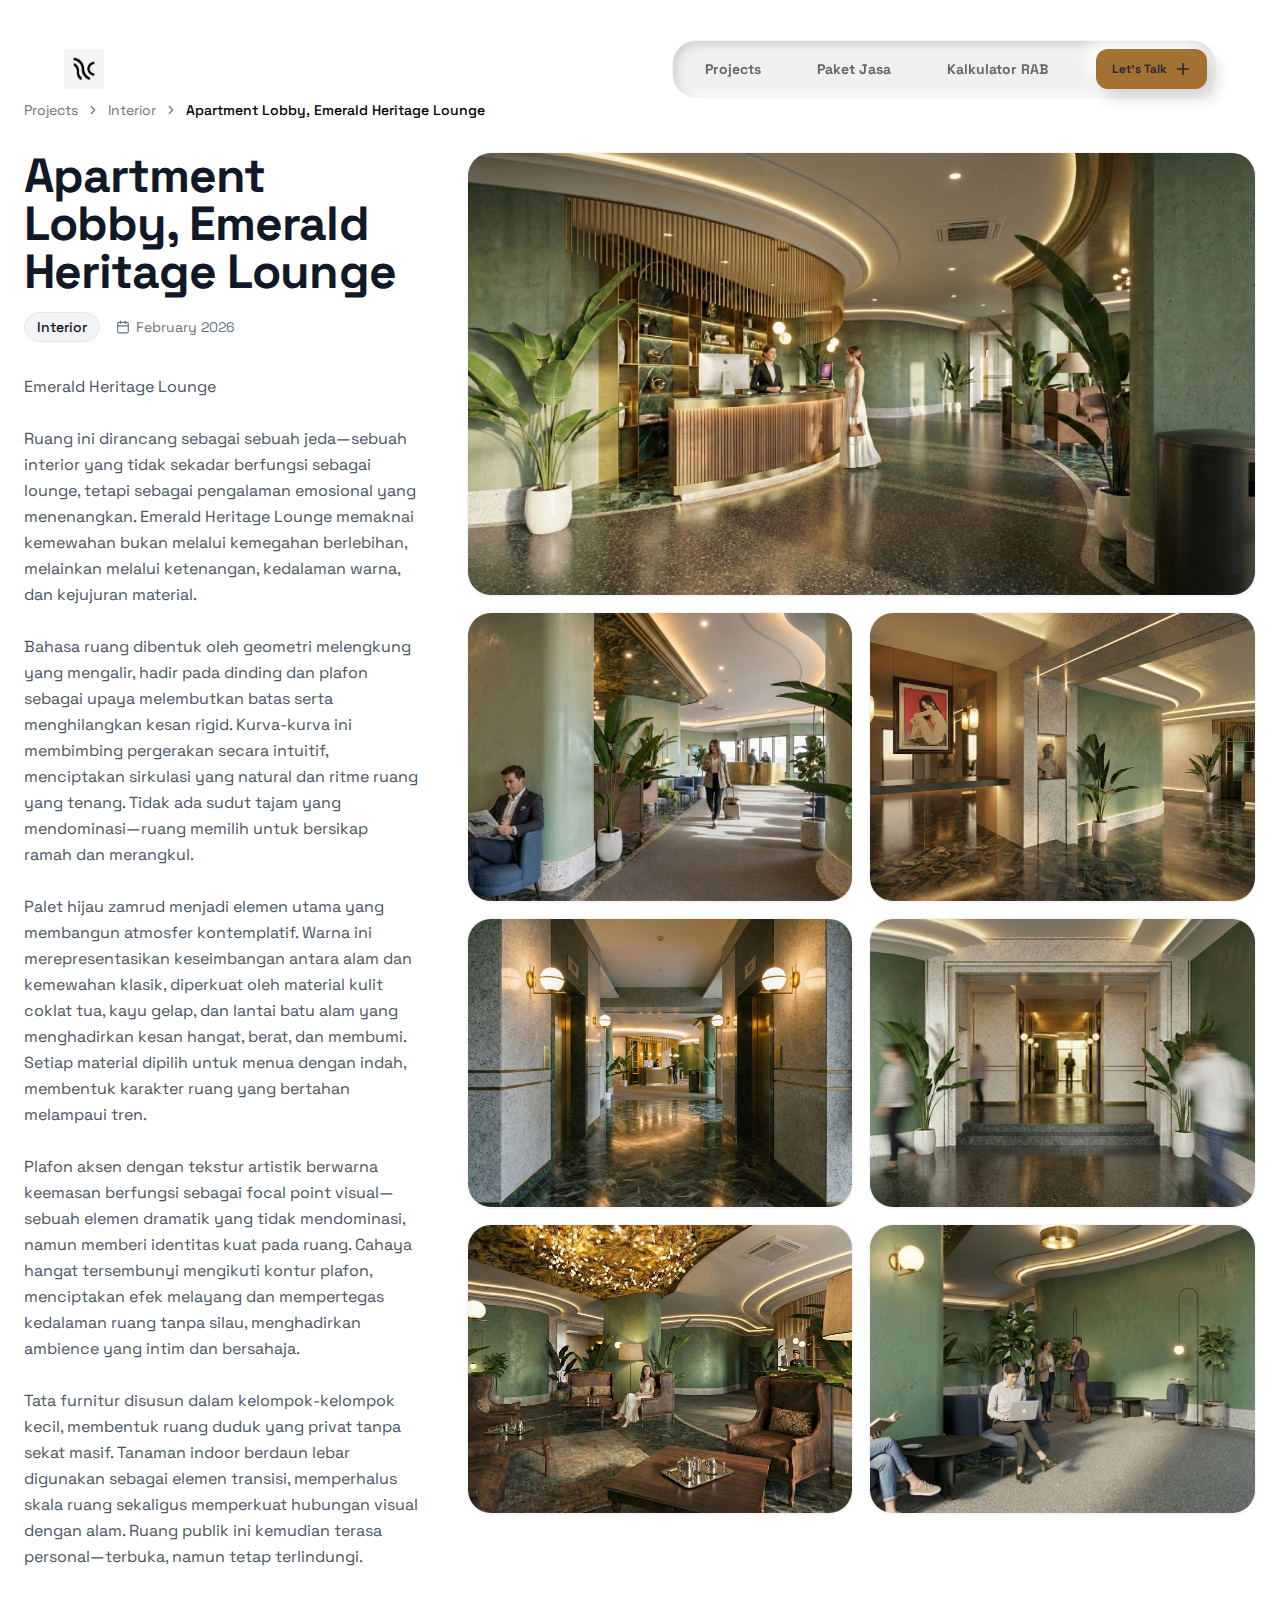
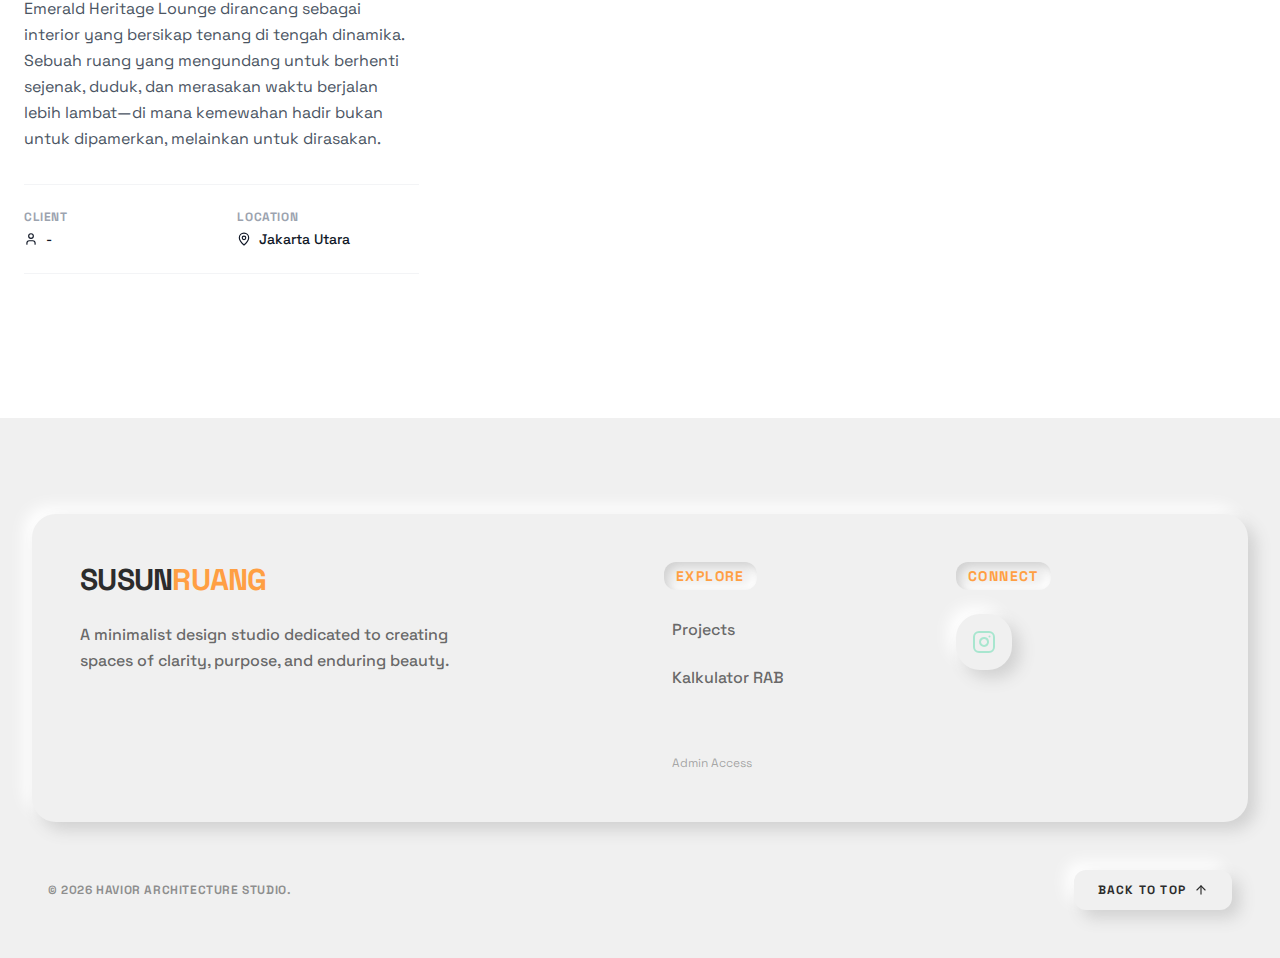
<file: Details/HaveDetails.html>
<!DOCTYPE html>
<!-- saved from url=(0068)https://susunruang.com/projects/4dd95103-ee6a-481d-bb8c-0c2855f7c70a -->
<html lang="en"><head><meta http-equiv="Content-Type" content="text/html; charset=UTF-8">
		
		<!-- Favicon updated to new logo URL as requested -->
		<link rel="icon" href="./HaveDetails_files/33faa711768f2546fa9124213e32868c.png"> 
		<meta name="generator" content="Hostinger Horizons">
		<meta name="viewport" content="width=device-width, initial-scale=1.0">
		<title>Havior Architecture - Minimalist Portfolio</title>
		<script type="module" crossorigin="" src="./HaveDetails_files/index-5ff8127b.js.download"></script>
		<link rel="stylesheet" href="./HaveDetails_files/index-b3fed3e4.css">
		<script type="module">
window.onerror = (message, source, lineno, colno, errorObj) => {
	const errorDetails = errorObj ? JSON.stringify({
		name: errorObj.name,
		message: errorObj.message,
		stack: errorObj.stack,
		source,
		lineno,
		colno,
	}) : null;

	window.parent.postMessage({
		type: 'horizons-runtime-error',
		message,
		error: errorDetails
	}, '*');
};
</script>
		<script type="module">
const observer = new MutationObserver((mutations) => {
	for (const mutation of mutations) {
		for (const addedNode of mutation.addedNodes) {
			if (
				addedNode.nodeType === Node.ELEMENT_NODE &&
				(
					addedNode.tagName?.toLowerCase() === 'vite-error-overlay' ||
					addedNode.classList?.contains('backdrop')
				)
			) {
				handleViteOverlay(addedNode);
			}
		}
	}
});

observer.observe(document.documentElement, {
	childList: true,
	subtree: true
});

function handleViteOverlay(node) {
	if (!node.shadowRoot) {
		return;
	}

	const backdrop = node.shadowRoot.querySelector('.backdrop');

	if (backdrop) {
		const overlayHtml = backdrop.outerHTML;
		const parser = new DOMParser();
		const doc = parser.parseFromString(overlayHtml, 'text/html');
		const messageBodyElement = doc.querySelector('.message-body');
		const fileElement = doc.querySelector('.file');
		const messageText = messageBodyElement ? messageBodyElement.textContent.trim() : '';
		const fileText = fileElement ? fileElement.textContent.trim() : '';
		const error = messageText + (fileText ? ' File:' + fileText : '');

		window.parent.postMessage({
			type: 'horizons-vite-error',
			error,
		}, '*');
	}
}
</script>
		<script type="module">
const originalConsoleError = console.error;
console.error = function(...args) {
	originalConsoleError.apply(console, args);

	let errorString = '';

	for (let i = 0; i < args.length; i++) {
		const arg = args[i];
		if (arg instanceof Error) {
			errorString = arg.stack || `${arg.name}: ${arg.message}`;
			break;
		}
	}

	if (!errorString) {
		errorString = args.map(arg => typeof arg === 'object' ? JSON.stringify(arg) : String(arg)).join(' ');
	}

	window.parent.postMessage({
		type: 'horizons-console-error',
		error: errorString
	}, '*');
};
</script>
		<script type="module">
const originalFetch = window.fetch;

window.fetch = function(...args) {
	const url = args[0] instanceof Request ? args[0].url : args[0];

	// Skip WebSocket URLs
	if (url.startsWith('ws:') || url.startsWith('wss:')) {
		return originalFetch.apply(this, args);
	}

	return originalFetch.apply(this, args)
		.then(async response => {
			const contentType = response.headers.get('Content-Type') || '';

			// Exclude HTML document responses
			const isDocumentResponse =
				contentType.includes('text/html') ||
				contentType.includes('application/xhtml+xml');

			if (!response.ok && !isDocumentResponse) {
					const responseClone = response.clone();
					const errorFromRes = await responseClone.text();
					const requestUrl = response.url;
					console.error(`Fetch error from ${requestUrl}: ${errorFromRes}`);
			}

			return response;
		})
		.catch(error => {
			if (!url.match(/.html?$/i)) {
				console.error(error);
			}

			throw error;
		});
};
</script>
		<script type="module">
if (window.navigation && window.self !== window.top) {
	window.navigation.addEventListener('navigate', (event) => {
		const url = event.destination.url;

		try {
			const destinationUrl = new URL(url);
			const destinationOrigin = destinationUrl.origin;
			const currentOrigin = window.location.origin;

			if (destinationOrigin === currentOrigin) {
				return;
			}
		} catch (error) {
			return;
		}

		window.parent.postMessage({
			type: 'horizons-navigation-error',
			url,
		}, '*');
	});
}
</script>
	</head>
	<body data-new-gr-c-s-check-loaded="14.1271.0" data-gr-ext-installed="">
		<div id="root"><div class="bg-white min-h-screen font-sans"><header class="fixed top-4 left-4 right-4 z-50 transition-all duration-300 rounded-2xl bg-transparent py-6 px-4" style="transform: none;"><div class="container mx-auto flex justify-between items-center"><a class="flex items-center gap-3 group relative z-50" href="https://susunruang.com/"><div class="h-10 w-auto transition-transform duration-300 group-hover:scale-105"><img src="./HaveDetails_files/33faa711768f2546fa9124213e32868c.png" alt="Havior Architecture" class="h-full w-auto object-contain"></div></a><div class="hidden md:flex items-center gap-4 bg-[#F0F0F0] px-2 py-2 rounded-2xl shadow-neumorph-inset border border-white/30"><nav class="flex items-center gap-2"><button class="px-6 py-2.5 rounded-xl text-sm font-bold transition-all duration-300 text-[#2C2C2C]/70 hover:text-primary hover:shadow-neumorph-outset">Projects</button><button class="px-6 py-2.5 rounded-xl text-sm font-bold transition-all duration-300 text-[#2C2C2C]/70 hover:text-primary hover:shadow-neumorph-outset">Paket Jasa</button><button class="px-6 py-2.5 rounded-xl text-sm font-bold transition-all duration-300 text-[#2C2C2C]/70 hover:text-primary hover:shadow-neumorph-outset">Kalkulator RAB</button></nav><a href="https://wa.me/62822260024094" target="_blank" rel="noopener noreferrer"><button class="inline-flex items-center justify-center font-bold ring-offset-background transition-all duration-300 focus-visible:outline-none focus-visible:ring-2 focus-visible:ring-ring focus-visible:ring-offset-2 disabled:pointer-events-none disabled:opacity-50 bg-primary shadow-neumorph-outset hover:shadow-neumorph-hover hover:brightness-105 active:shadow-neumorph-inset h-10 rounded-lg px-4 text-xs ml-2 gap-2 text-[#2C2C2C]">Let's Talk <svg class="w-4 h-4" viewBox="0 0 24 24" fill="none" xmlns="http://www.w3.org/2000/svg"><path d="M12 4V20M4 12H20" stroke="currentColor" stroke-width="2.5" stroke-linecap="round" stroke-linejoin="round"></path></svg></button></a></div><button class="md:hidden p-3 bg-[#F0F0F0] text-[#2C2C2C] rounded-xl shadow-neumorph-outset hover:shadow-neumorph-hover transition-all active:shadow-neumorph-inset"><svg xmlns="http://www.w3.org/2000/svg" width="24" height="24" viewBox="0 0 24 24" fill="none" stroke="currentColor" stroke-width="2" stroke-linecap="round" stroke-linejoin="round" class="lucide lucide-menu"><line x1="4" x2="20" y1="12" y2="12"></line><line x1="4" x2="20" y1="6" y2="6"></line><line x1="4" x2="20" y1="18" y2="18"></line></svg></button></div></header><main class="pt-[100px] min-h-screen"><div class="relative"><article class="container mx-auto px-6 pb-20"><div class="flex items-center gap-2 text-sm text-gray-500 mb-8 overflow-x-auto whitespace-nowrap"><a class="hover:text-black transition-colors" href="https://susunruang.com/projects">Projects</a><svg xmlns="http://www.w3.org/2000/svg" width="14" height="14" viewBox="0 0 24 24" fill="none" stroke="currentColor" stroke-width="2" stroke-linecap="round" stroke-linejoin="round" class="lucide lucide-chevron-right"><path d="m9 18 6-6-6-6"></path></svg><a class="hover:text-black transition-colors" href="https://susunruang.com/projects?category=Interior">Interior</a><svg xmlns="http://www.w3.org/2000/svg" width="14" height="14" viewBox="0 0 24 24" fill="none" stroke="currentColor" stroke-width="2" stroke-linecap="round" stroke-linejoin="round" class="lucide lucide-chevron-right"><path d="m9 18 6-6-6-6"></path></svg><span class="text-black font-medium">Apartment Lobby, Emerald Heritage Lounge</span></div><div class="flex flex-col lg:flex-row gap-12 mb-16"><div class="lg:w-1/3 space-y-8"><div><h1 class="text-4xl md:text-5xl font-bold text-gray-900 leading-tight mb-4">Apartment Lobby, Emerald Heritage Lounge</h1><div class="flex flex-wrap items-center gap-4 text-sm text-gray-500"><span class="bg-gray-100 px-3 py-1 rounded-full font-medium text-gray-900 border border-gray-200">Interior</span><span class="flex items-center gap-1.5"><svg xmlns="http://www.w3.org/2000/svg" width="14" height="14" viewBox="0 0 24 24" fill="none" stroke="currentColor" stroke-width="2" stroke-linecap="round" stroke-linejoin="round" class="lucide lucide-calendar"><path d="M8 2v4"></path><path d="M16 2v4"></path><rect width="18" height="18" x="3" y="4" rx="2"></rect><path d="M3 10h18"></path></svg> February 2026</span></div></div><div class="prose prose-lg text-gray-600 leading-relaxed whitespace-pre-line max-w-none">Emerald Heritage Lounge

Ruang ini dirancang sebagai sebuah jeda—sebuah interior yang tidak sekadar berfungsi sebagai lounge, tetapi sebagai pengalaman emosional yang menenangkan. Emerald Heritage Lounge memaknai kemewahan bukan melalui kemegahan berlebihan, melainkan melalui ketenangan, kedalaman warna, dan kejujuran material.

Bahasa ruang dibentuk oleh geometri melengkung yang mengalir, hadir pada dinding dan plafon sebagai upaya melembutkan batas serta menghilangkan kesan rigid. Kurva-kurva ini membimbing pergerakan secara intuitif, menciptakan sirkulasi yang natural dan ritme ruang yang tenang. Tidak ada sudut tajam yang mendominasi—ruang memilih untuk bersikap ramah dan merangkul.

Palet hijau zamrud menjadi elemen utama yang membangun atmosfer kontemplatif. Warna ini merepresentasikan keseimbangan antara alam dan kemewahan klasik, diperkuat oleh material kulit coklat tua, kayu gelap, dan lantai batu alam yang menghadirkan kesan hangat, berat, dan membumi. Setiap material dipilih untuk menua dengan indah, membentuk karakter ruang yang bertahan melampaui tren.

Plafon aksen dengan tekstur artistik berwarna keemasan berfungsi sebagai focal point visual—sebuah elemen dramatik yang tidak mendominasi, namun memberi identitas kuat pada ruang. Cahaya hangat tersembunyi mengikuti kontur plafon, menciptakan efek melayang dan mempertegas kedalaman ruang tanpa silau, menghadirkan ambience yang intim dan bersahaja.

Tata furnitur disusun dalam kelompok-kelompok kecil, membentuk ruang duduk yang privat tanpa sekat masif. Tanaman indoor berdaun lebar digunakan sebagai elemen transisi, memperhalus skala ruang sekaligus memperkuat hubungan visual dengan alam. Ruang publik ini kemudian terasa personal—terbuka, namun tetap terlindungi.

Emerald Heritage Lounge dirancang sebagai interior yang bersikap tenang di tengah dinamika. Sebuah ruang yang mengundang untuk berhenti sejenak, duduk, dan merasakan waktu berjalan lebih lambat—di mana kemewahan hadir bukan untuk dipamerkan, melainkan untuk dirasakan.</div><div class="grid grid-cols-2 gap-y-4 gap-x-8 py-6 border-t border-b border-gray-100"><div><span class="block text-xs font-bold text-gray-400 uppercase tracking-wider mb-1">Client</span><span class="text-sm font-medium text-gray-900 flex items-center gap-2"><svg xmlns="http://www.w3.org/2000/svg" width="14" height="14" viewBox="0 0 24 24" fill="none" stroke="currentColor" stroke-width="2" stroke-linecap="round" stroke-linejoin="round" class="lucide lucide-user"><path d="M19 21v-2a4 4 0 0 0-4-4H9a4 4 0 0 0-4 4v2"></path><circle cx="12" cy="7" r="4"></circle></svg> -</span></div><div><span class="block text-xs font-bold text-gray-400 uppercase tracking-wider mb-1">Location</span><span class="text-sm font-medium text-gray-900 flex items-center gap-2"><svg xmlns="http://www.w3.org/2000/svg" width="14" height="14" viewBox="0 0 24 24" fill="none" stroke="currentColor" stroke-width="2" stroke-linecap="round" stroke-linejoin="round" class="lucide lucide-map-pin"><path d="M20 10c0 4.993-5.539 10.193-7.399 11.799a1 1 0 0 1-1.202 0C9.539 20.193 4 14.993 4 10a8 8 0 0 1 16 0"></path><circle cx="12" cy="10" r="3"></circle></svg> Jakarta Utara</span></div></div></div><div class="lg:w-2/3"><div class="grid grid-cols-1 md:grid-cols-2 gap-4"><div class="relative overflow-hidden rounded-2xl cursor-pointer group bg-gray-100 border border-gray-100 shadow-sm md:col-span-2 aspect-[16/9]" style="opacity: 1;"><img src="./HaveDetails_files/1770351693758-dv9uj1hprg.png" alt="Apartment Lobby, Emerald Heritage Lounge" class="w-full h-full object-cover transition-transform duration-700 group-hover:scale-105"><div class="absolute inset-0 bg-black/0 group-hover:bg-black/10 transition-colors"></div></div><div class="relative overflow-hidden rounded-2xl cursor-pointer group bg-gray-100 border border-gray-100 shadow-sm aspect-[4/3]" style="opacity: 1;"><img src="./HaveDetails_files/1770351690223-8hwbkpm4syp.png" alt="Apartment Lobby, Emerald Heritage Lounge" class="w-full h-full object-cover transition-transform duration-700 group-hover:scale-105"><div class="absolute inset-0 bg-black/0 group-hover:bg-black/10 transition-colors"></div></div><div class="relative overflow-hidden rounded-2xl cursor-pointer group bg-gray-100 border border-gray-100 shadow-sm aspect-[4/3]" style="opacity: 1;"><img src="./HaveDetails_files/1770351691448-n4gl2ginkaj.png" alt="Apartment Lobby, Emerald Heritage Lounge" class="w-full h-full object-cover transition-transform duration-700 group-hover:scale-105"><div class="absolute inset-0 bg-black/0 group-hover:bg-black/10 transition-colors"></div></div><div class="relative overflow-hidden rounded-2xl cursor-pointer group bg-gray-100 border border-gray-100 shadow-sm aspect-[4/3]" style="opacity: 1;"><img src="./HaveDetails_files/1770351692260-ymhkk5cgnn.png" alt="Apartment Lobby, Emerald Heritage Lounge" class="w-full h-full object-cover transition-transform duration-700 group-hover:scale-105"><div class="absolute inset-0 bg-black/0 group-hover:bg-black/10 transition-colors"></div></div><div class="relative overflow-hidden rounded-2xl cursor-pointer group bg-gray-100 border border-gray-100 shadow-sm aspect-[4/3]" style="opacity: 1;"><img src="./HaveDetails_files/1770351693051-y5imhwl9hl.png" alt="Apartment Lobby, Emerald Heritage Lounge" class="w-full h-full object-cover transition-transform duration-700 group-hover:scale-105"><div class="absolute inset-0 bg-black/0 group-hover:bg-black/10 transition-colors"></div></div><div class="relative overflow-hidden rounded-2xl cursor-pointer group bg-gray-100 border border-gray-100 shadow-sm aspect-[4/3]" style="opacity: 1;"><img src="./HaveDetails_files/1770351694848-6faij4no96i.png" alt="Apartment Lobby, Emerald Heritage Lounge" class="w-full h-full object-cover transition-transform duration-700 group-hover:scale-105"><div class="absolute inset-0 bg-black/0 group-hover:bg-black/10 transition-colors"></div></div><div class="relative overflow-hidden rounded-2xl cursor-pointer group bg-gray-100 border border-gray-100 shadow-sm aspect-[4/3]" style="opacity: 1;"><img src="./HaveDetails_files/1770351695863-r9xs3xdvbci.png" alt="Apartment Lobby, Emerald Heritage Lounge" class="w-full h-full object-cover transition-transform duration-700 group-hover:scale-105"><div class="absolute inset-0 bg-black/0 group-hover:bg-black/10 transition-colors"></div></div></div></div></div></article></div></main><footer class="bg-[#F0F0F0] text-[#2C2C2C] pt-24 pb-12 relative overflow-hidden"><div class="container mx-auto px-6 md:px-8"><div class="relative rounded-2xl shadow-neumorph-outset border-none bg-[#F0F0F0] text-[#2C2C2C] hover:shadow-neumorph-hover cursor-pointer overflow-hidden transition-all duration-300 ease-in-out p-12 mb-12"><div class="grid md:grid-cols-4 gap-12"><div class="md:col-span-2"><h2 class="text-3xl font-bold mb-6 tracking-tight text-[#2C2C2C]">SUSUN<span class="text-secondary">RUANG</span></h2><p class="text-[#2C2C2C]/70 max-w-sm leading-relaxed mb-8 font-medium">A minimalist design studio dedicated to creating spaces of clarity, purpose, and enduring beauty.</p></div><div><h4 class="font-bold text-sm uppercase tracking-widest mb-6 text-secondary shadow-neumorph-inset inline-block px-3 py-1 rounded-lg">Explore</h4><ul class="space-y-4"><li><a href="https://susunruang.com/projects" class="text-[#2C2C2C]/70 hover:text-primary font-medium transition-colors hover:shadow-neumorph-outset px-2 py-1 rounded-md inline-block">Projects</a></li><li><a href="https://susunruang.com/kalkulator-rab" class="text-[#2C2C2C]/70 hover:text-primary font-medium transition-colors hover:shadow-neumorph-outset px-2 py-1 rounded-md inline-block">Kalkulator RAB</a></li><li><a href="https://susunruang.com/daftar-harga" class="text-[#2C2C2C]/70 hover:text-primary font-medium transition-colors hover:shadow-neumorph-outset px-2 py-1 rounded-md inline-block"></a></li><li><a href="https://susunruang.com/admin/login" class="text-[#2C2C2C]/40 hover:text-[#2C2C2C] transition-colors text-xs px-2 py-1">Admin Access</a></li></ul></div><div><h4 class="font-bold text-sm uppercase tracking-widest mb-6 text-secondary shadow-neumorph-inset inline-block px-3 py-1 rounded-lg">Connect</h4><div class="flex gap-4"><a href="https://www.instagram.com/susunruang.studio/" target="_blank" rel="noopener noreferrer" class="w-14 h-14 rounded-2xl bg-[#F0F0F0] shadow-neumorph-outset flex items-center justify-center text-primary hover:text-secondary hover:shadow-neumorph-hover active:shadow-neumorph-inset transition-all duration-300 transform hover:scale-105"><svg xmlns="http://www.w3.org/2000/svg" width="24" height="24" viewBox="0 0 24 24" fill="none" stroke="currentColor" stroke-width="2" stroke-linecap="round" stroke-linejoin="round" class="lucide lucide-instagram"><rect width="20" height="20" x="2" y="2" rx="5" ry="5"></rect><path d="M16 11.37A4 4 0 1 1 12.63 8 4 4 0 0 1 16 11.37z"></path><line x1="17.5" x2="17.51" y1="6.5" y2="6.5"></line></svg></a></div></div></div></div><div class="flex flex-col md:flex-row justify-between items-center gap-6 px-4"><p class="text-xs text-[#2C2C2C]/50 font-bold uppercase tracking-wider">© 2026 Havior Architecture Studio.</p><button class="inline-flex items-center justify-center font-bold ring-offset-background transition-all duration-300 focus-visible:outline-none focus-visible:ring-2 focus-visible:ring-ring focus-visible:ring-offset-2 disabled:pointer-events-none disabled:opacity-50 bg-[#F0F0F0] text-[#2C2C2C] shadow-neumorph-outset hover:shadow-neumorph-hover active:shadow-neumorph-inset active:text-primary rounded-lg gap-2 text-xs uppercase tracking-widest px-6 h-10">Back to Top<svg xmlns="http://www.w3.org/2000/svg" width="14" height="14" viewBox="0 0 24 24" fill="none" stroke="currentColor" stroke-width="2" stroke-linecap="round" stroke-linejoin="round" class="lucide lucide-arrow-up"><path d="m5 12 7-7 7 7"></path><path d="M12 19V5"></path></svg></button></div></div></footer></div><div role="region" aria-label="Notifications (F8)" tabindex="-1" style="pointer-events: none;"><ol tabindex="-1" class="fixed top-0 z-[100] flex max-h-screen w-full flex-col-reverse p-4 sm:bottom-0 sm:right-0 sm:top-auto sm:flex-col md:max-w-[420px]"></ol></div></div>
		
	
<textarea id="BFI_DATA" style="width: 1px; height: 1px; display: none;"></textarea><title> </title><div id="WidgetFloaterPanels" translate="no" style="display: none; text-align: left; direction: ltr; visibility: hidden;" class="LTRStyle"> <div id="WidgetFloater" style="display: none" onmouseover="Microsoft.Translator.OnMouseOverFloater()" onmouseout="Microsoft.Translator.OnMouseOutFloater()"> <div id="WidgetLogoPanel"> <span id="WidgetTranslateWithSpan"><span>TRANSLATE with </span><img id="FloaterLogo"></span> <span id="WidgetCloseButton" title="Exit Translation" onclick="Microsoft.Translator.FloaterOnClose()">x</span></div> <div id="LanguageMenuPanel"> <div class="DDStyle_outer"><input name="LanguageMenu_svid" type="text" id="LanguageMenu_svid" style="display:none;" autocomplete="on" value="en" onclick="this.select()"> <input name="LanguageMenu_textid" type="text" id="LanguageMenu_textid" style="display:none;" autocomplete="on" onclick="this.select()"> <span onselectstart="return false" tabindex="0" class="DDStyle" id="__LanguageMenu_header" onclick="return LanguageMenu &amp;&amp; !LanguageMenu.Show(&#39;__LanguageMenu_popup&#39;, event);" onkeydown="return LanguageMenu &amp;&amp; !LanguageMenu.Show(&#39;__LanguageMenu_popup&#39;, event);">English</span> <div style="position:relative;text-align:left;left:0;"><div style="position:absolute;width:;left:0px;"><div class="DDStyle" style="display:none;" id="__LanguageMenu_popup"> <table id="LanguageMenu" border="0"> <tbody><tr> <td><a tabindex="-1" onclick="return LanguageMenu.onclick(&#39;ar&#39;);" ondragstart="LanguageMenu.ondragstart(event);" href="https://susunruang.com/projects/4dd95103-ee6a-481d-bb8c-0c2855f7c70a#ar">Arabic</a></td><td><a tabindex="-1" onclick="return LanguageMenu.onclick(&#39;he&#39;);" ondragstart="LanguageMenu.ondragstart(event);" href="https://susunruang.com/projects/4dd95103-ee6a-481d-bb8c-0c2855f7c70a#he">Hebrew</a></td><td><a tabindex="-1" onclick="return LanguageMenu.onclick(&#39;pl&#39;);" ondragstart="LanguageMenu.ondragstart(event);" href="https://susunruang.com/projects/4dd95103-ee6a-481d-bb8c-0c2855f7c70a#pl">Polish</a></td> </tr><tr> <td><a tabindex="-1" onclick="return LanguageMenu.onclick(&#39;bg&#39;);" ondragstart="LanguageMenu.ondragstart(event);" href="https://susunruang.com/projects/4dd95103-ee6a-481d-bb8c-0c2855f7c70a#bg">Bulgarian</a></td><td><a tabindex="-1" onclick="return LanguageMenu.onclick(&#39;hi&#39;);" ondragstart="LanguageMenu.ondragstart(event);" href="https://susunruang.com/projects/4dd95103-ee6a-481d-bb8c-0c2855f7c70a#hi">Hindi</a></td><td><a tabindex="-1" onclick="return LanguageMenu.onclick(&#39;pt&#39;);" ondragstart="LanguageMenu.ondragstart(event);" href="https://susunruang.com/projects/4dd95103-ee6a-481d-bb8c-0c2855f7c70a#pt">Portuguese</a></td> </tr><tr> <td><a tabindex="-1" onclick="return LanguageMenu.onclick(&#39;ca&#39;);" ondragstart="LanguageMenu.ondragstart(event);" href="https://susunruang.com/projects/4dd95103-ee6a-481d-bb8c-0c2855f7c70a#ca">Catalan</a></td><td><a tabindex="-1" onclick="return LanguageMenu.onclick(&#39;mww&#39;);" ondragstart="LanguageMenu.ondragstart(event);" href="https://susunruang.com/projects/4dd95103-ee6a-481d-bb8c-0c2855f7c70a#mww">Hmong Daw</a></td><td><a tabindex="-1" onclick="return LanguageMenu.onclick(&#39;ro&#39;);" ondragstart="LanguageMenu.ondragstart(event);" href="https://susunruang.com/projects/4dd95103-ee6a-481d-bb8c-0c2855f7c70a#ro">Romanian</a></td> </tr><tr> <td><a tabindex="-1" onclick="return LanguageMenu.onclick(&#39;zh-CHS&#39;);" ondragstart="LanguageMenu.ondragstart(event);" href="https://susunruang.com/projects/4dd95103-ee6a-481d-bb8c-0c2855f7c70a#zh-CHS">Chinese Simplified</a></td><td><a tabindex="-1" onclick="return LanguageMenu.onclick(&#39;hu&#39;);" ondragstart="LanguageMenu.ondragstart(event);" href="https://susunruang.com/projects/4dd95103-ee6a-481d-bb8c-0c2855f7c70a#hu">Hungarian</a></td><td><a tabindex="-1" onclick="return LanguageMenu.onclick(&#39;ru&#39;);" ondragstart="LanguageMenu.ondragstart(event);" href="https://susunruang.com/projects/4dd95103-ee6a-481d-bb8c-0c2855f7c70a#ru">Russian</a></td> </tr><tr> <td><a tabindex="-1" onclick="return LanguageMenu.onclick(&#39;zh-CHT&#39;);" ondragstart="LanguageMenu.ondragstart(event);" href="https://susunruang.com/projects/4dd95103-ee6a-481d-bb8c-0c2855f7c70a#zh-CHT">Chinese Traditional</a></td><td><a tabindex="-1" onclick="return LanguageMenu.onclick(&#39;id&#39;);" ondragstart="LanguageMenu.ondragstart(event);" href="https://susunruang.com/projects/4dd95103-ee6a-481d-bb8c-0c2855f7c70a#id">Indonesian</a></td><td><a tabindex="-1" onclick="return LanguageMenu.onclick(&#39;sk&#39;);" ondragstart="LanguageMenu.ondragstart(event);" href="https://susunruang.com/projects/4dd95103-ee6a-481d-bb8c-0c2855f7c70a#sk">Slovak</a></td> </tr><tr> <td><a tabindex="-1" onclick="return LanguageMenu.onclick(&#39;cs&#39;);" ondragstart="LanguageMenu.ondragstart(event);" href="https://susunruang.com/projects/4dd95103-ee6a-481d-bb8c-0c2855f7c70a#cs">Czech</a></td><td><a tabindex="-1" onclick="return LanguageMenu.onclick(&#39;it&#39;);" ondragstart="LanguageMenu.ondragstart(event);" href="https://susunruang.com/projects/4dd95103-ee6a-481d-bb8c-0c2855f7c70a#it">Italian</a></td><td><a tabindex="-1" onclick="return LanguageMenu.onclick(&#39;sl&#39;);" ondragstart="LanguageMenu.ondragstart(event);" href="https://susunruang.com/projects/4dd95103-ee6a-481d-bb8c-0c2855f7c70a#sl">Slovenian</a></td> </tr><tr> <td><a tabindex="-1" onclick="return LanguageMenu.onclick(&#39;da&#39;);" ondragstart="LanguageMenu.ondragstart(event);" href="https://susunruang.com/projects/4dd95103-ee6a-481d-bb8c-0c2855f7c70a#da">Danish</a></td><td><a tabindex="-1" onclick="return LanguageMenu.onclick(&#39;ja&#39;);" ondragstart="LanguageMenu.ondragstart(event);" href="https://susunruang.com/projects/4dd95103-ee6a-481d-bb8c-0c2855f7c70a#ja">Japanese</a></td><td><a tabindex="-1" onclick="return LanguageMenu.onclick(&#39;es&#39;);" ondragstart="LanguageMenu.ondragstart(event);" href="https://susunruang.com/projects/4dd95103-ee6a-481d-bb8c-0c2855f7c70a#es">Spanish</a></td> </tr><tr> <td><a tabindex="-1" onclick="return LanguageMenu.onclick(&#39;nl&#39;);" ondragstart="LanguageMenu.ondragstart(event);" href="https://susunruang.com/projects/4dd95103-ee6a-481d-bb8c-0c2855f7c70a#nl">Dutch</a></td><td><a tabindex="-1" onclick="return LanguageMenu.onclick(&#39;tlh&#39;);" ondragstart="LanguageMenu.ondragstart(event);" href="https://susunruang.com/projects/4dd95103-ee6a-481d-bb8c-0c2855f7c70a#tlh">Klingon</a></td><td><a tabindex="-1" onclick="return LanguageMenu.onclick(&#39;sv&#39;);" ondragstart="LanguageMenu.ondragstart(event);" href="https://susunruang.com/projects/4dd95103-ee6a-481d-bb8c-0c2855f7c70a#sv">Swedish</a></td> </tr><tr> <td><a tabindex="-1" onclick="return LanguageMenu.onclick(&#39;en&#39;);" ondragstart="LanguageMenu.ondragstart(event);" href="https://susunruang.com/projects/4dd95103-ee6a-481d-bb8c-0c2855f7c70a#en">English</a></td><td><a tabindex="-1" onclick="return LanguageMenu.onclick(&#39;ko&#39;);" ondragstart="LanguageMenu.ondragstart(event);" href="https://susunruang.com/projects/4dd95103-ee6a-481d-bb8c-0c2855f7c70a#ko">Korean</a></td><td><a tabindex="-1" onclick="return LanguageMenu.onclick(&#39;th&#39;);" ondragstart="LanguageMenu.ondragstart(event);" href="https://susunruang.com/projects/4dd95103-ee6a-481d-bb8c-0c2855f7c70a#th">Thai</a></td> </tr><tr> <td><a tabindex="-1" onclick="return LanguageMenu.onclick(&#39;et&#39;);" ondragstart="LanguageMenu.ondragstart(event);" href="https://susunruang.com/projects/4dd95103-ee6a-481d-bb8c-0c2855f7c70a#et">Estonian</a></td><td><a tabindex="-1" onclick="return LanguageMenu.onclick(&#39;lv&#39;);" ondragstart="LanguageMenu.ondragstart(event);" href="https://susunruang.com/projects/4dd95103-ee6a-481d-bb8c-0c2855f7c70a#lv">Latvian</a></td><td><a tabindex="-1" onclick="return LanguageMenu.onclick(&#39;tr&#39;);" ondragstart="LanguageMenu.ondragstart(event);" href="https://susunruang.com/projects/4dd95103-ee6a-481d-bb8c-0c2855f7c70a#tr">Turkish</a></td> </tr><tr> <td><a tabindex="-1" onclick="return LanguageMenu.onclick(&#39;fi&#39;);" ondragstart="LanguageMenu.ondragstart(event);" href="https://susunruang.com/projects/4dd95103-ee6a-481d-bb8c-0c2855f7c70a#fi">Finnish</a></td><td><a tabindex="-1" onclick="return LanguageMenu.onclick(&#39;lt&#39;);" ondragstart="LanguageMenu.ondragstart(event);" href="https://susunruang.com/projects/4dd95103-ee6a-481d-bb8c-0c2855f7c70a#lt">Lithuanian</a></td><td><a tabindex="-1" onclick="return LanguageMenu.onclick(&#39;uk&#39;);" ondragstart="LanguageMenu.ondragstart(event);" href="https://susunruang.com/projects/4dd95103-ee6a-481d-bb8c-0c2855f7c70a#uk">Ukrainian</a></td> </tr><tr> <td><a tabindex="-1" onclick="return LanguageMenu.onclick(&#39;fr&#39;);" ondragstart="LanguageMenu.ondragstart(event);" href="https://susunruang.com/projects/4dd95103-ee6a-481d-bb8c-0c2855f7c70a#fr">French</a></td><td><a tabindex="-1" onclick="return LanguageMenu.onclick(&#39;ms&#39;);" ondragstart="LanguageMenu.ondragstart(event);" href="https://susunruang.com/projects/4dd95103-ee6a-481d-bb8c-0c2855f7c70a#ms">Malay</a></td><td><a tabindex="-1" onclick="return LanguageMenu.onclick(&#39;ur&#39;);" ondragstart="LanguageMenu.ondragstart(event);" href="https://susunruang.com/projects/4dd95103-ee6a-481d-bb8c-0c2855f7c70a#ur">Urdu</a></td> </tr><tr> <td><a tabindex="-1" onclick="return LanguageMenu.onclick(&#39;de&#39;);" ondragstart="LanguageMenu.ondragstart(event);" href="https://susunruang.com/projects/4dd95103-ee6a-481d-bb8c-0c2855f7c70a#de">German</a></td><td><a tabindex="-1" onclick="return LanguageMenu.onclick(&#39;mt&#39;);" ondragstart="LanguageMenu.ondragstart(event);" href="https://susunruang.com/projects/4dd95103-ee6a-481d-bb8c-0c2855f7c70a#mt">Maltese</a></td><td><a tabindex="-1" onclick="return LanguageMenu.onclick(&#39;vi&#39;);" ondragstart="LanguageMenu.ondragstart(event);" href="https://susunruang.com/projects/4dd95103-ee6a-481d-bb8c-0c2855f7c70a#vi">Vietnamese</a></td> </tr><tr> <td><a tabindex="-1" onclick="return LanguageMenu.onclick(&#39;el&#39;);" ondragstart="LanguageMenu.ondragstart(event);" href="https://susunruang.com/projects/4dd95103-ee6a-481d-bb8c-0c2855f7c70a#el">Greek</a></td><td><a tabindex="-1" onclick="return LanguageMenu.onclick(&#39;no&#39;);" ondragstart="LanguageMenu.ondragstart(event);" href="https://susunruang.com/projects/4dd95103-ee6a-481d-bb8c-0c2855f7c70a#no">Norwegian</a></td><td><a tabindex="-1" onclick="return LanguageMenu.onclick(&#39;cy&#39;);" ondragstart="LanguageMenu.ondragstart(event);" href="https://susunruang.com/projects/4dd95103-ee6a-481d-bb8c-0c2855f7c70a#cy">Welsh</a></td> </tr><tr> <td><a tabindex="-1" onclick="return LanguageMenu.onclick(&#39;ht&#39;);" ondragstart="LanguageMenu.ondragstart(event);" href="https://susunruang.com/projects/4dd95103-ee6a-481d-bb8c-0c2855f7c70a#ht">Haitian Creole</a></td><td><a tabindex="-1" onclick="return LanguageMenu.onclick(&#39;fa&#39;);" ondragstart="LanguageMenu.ondragstart(event);" href="https://susunruang.com/projects/4dd95103-ee6a-481d-bb8c-0c2855f7c70a#fa">Persian</a></td><td></td> </tr> </tbody></table> <img alt="" style="height:7px;width:17px;border-width:0px;left:20px;"> </div></div></div></div> <script type="text/javascript"> var LanguageMenu; var LanguageMenu_keys=["ar","bg","ca","zh-CHS","zh-CHT","cs","da","nl","en","et","fi","fr","de","el","ht","he","hi","mww","hu","id","it","ja","tlh","ko","lv","lt","ms","mt","no","fa","pl","pt","ro","ru","sk","sl","es","sv","th","tr","uk","ur","vi","cy"]; var LanguageMenu_values=["Arabic","Bulgarian","Catalan","Chinese Simplified","Chinese Traditional","Czech","Danish","Dutch","English","Estonian","Finnish","French","German","Greek","Haitian Creole","Hebrew","Hindi","Hmong Daw","Hungarian","Indonesian","Italian","Japanese","Klingon","Korean","Latvian","Lithuanian","Malay","Maltese","Norwegian","Persian","Polish","Portuguese","Romanian","Russian","Slovak","Slovenian","Spanish","Swedish","Thai","Turkish","Ukrainian","Urdu","Vietnamese","Welsh"]; var LanguageMenu_callback=function(){ }; var LanguageMenu_popupid='__LanguageMenu_popup'; </script> </div> <div id="CTFLinksPanel"> <span id="ExternalLinksPanel"><a id="HelpLink" title="Help" target="_blank" href="https://go.microsoft.com/?linkid=9722454"> <img id="HelpImg"></a> <a id="EmbedLink" href="javascript:Microsoft.Translator.FloaterShowEmbed()" title="Get this widget for your own site"> <img id="EmbedImg"></a> <a id="ShareLink" title="Share translated page with friends" href="javascript:Microsoft.Translator.FloaterShowSharePanel()"> <img id="ShareImg"></a> </span> </div> <div id="FloaterProgressBar"> <span id="ProgressFill"></span> </div> </div> <div id="WidgetFloaterCollapsed" style="display: none" onmouseover="Microsoft.Translator.OnMouseOverFloater()"> <span>TRANSLATE with </span><img id="CollapsedLogoImg"></div> <div id="FloaterSharePanel" style="display: none"> <div id="ShareTextDiv"> <span id="ShareTextSpan"> COPY THE URL BELOW </span> </div> <div id="ShareTextboxDiv"> <input name="ShareTextbox" type="text" id="ShareTextbox" readonly="readonly" onclick="this.select()"> <!--a id="TwitterLink" title="Share on Twitter"> <img id="TwitterImg" /></a> <a-- id="FacebookLink" title="Share on Facebook"> <img id="FacebookImg" /></a--> <a id="EmailLink" title="Email this translation"> <img id="EmailImg"></a> </div> <div id="ShareFooter"> <span id="ShareHelpSpan"><a id="ShareHelpLink"> <img id="ShareHelpImg"></a></span> <span id="ShareBackSpan"><a id="ShareBack" href="javascript:Microsoft.Translator.FloaterOnShareBackClick()" title="Back To Translation"> Back</a></span> </div> <input name="EmailSubject" type="hidden" id="EmailSubject" value="Check out this page in {0} translated from {1}"> <input name="EmailBody" type="hidden" id="EmailBody" value="Translated: {0}%0d%0aOriginal: {1}%0d%0a%0d%0aAutomatic translation powered by Microsoft® Translator%0d%0ahttp://www.bing.com/translator?ref=MSTWidget"> <input type="hidden" id="ShareHelpText" value="This link allows visitors to launch this page and automatically translate it to {0}."> </div> <div id="FloaterEmbed" style="display: none"> <div id="EmbedTextDiv"> <span id="EmbedTextSpan">EMBED THE SNIPPET BELOW IN YOUR SITE</span> <a id="EmbedHelpLink" title="Copy this code and place it into your HTML."> <img id="EmbedHelpImg"></a> </div> <div id="EmbedTextboxDiv"> <input name="EmbedSnippetTextBox" type="text" id="EmbedSnippetTextBox" readonly="readonly" value="&lt;div id=&#39;MicrosoftTranslatorWidget&#39; class=&#39;Dark&#39; style=&#39;color:white;background-color:#555555&#39;&gt;&lt;/div&gt;&lt;script type=&#39;text/javascript&#39;&gt;setTimeout(function(){var s=document.createElement(&#39;script&#39;);s.type=&#39;text/javascript&#39;;s.charset=&#39;UTF-8&#39;;s.src=((location &amp;&amp; location.href &amp;&amp; location.href.indexOf(&#39;https&#39;) == 0)?&#39;https://ssl.microsofttranslator.com&#39;:&#39;http://www.microsofttranslator.com&#39;)+&#39;/ajax/v3/WidgetV3.ashx?siteData=ueOIGRSKkd965FeEGM5JtQ**&amp;ctf=true&amp;ui=true&amp;settings=manual&amp;from=en&#39;;var p=document.getElementsByTagName(&#39;head&#39;)[0]||document.documentElement;p.insertBefore(s,p.firstChild); },0);&lt;/script&gt;" onclick="this.select()"> </div> <div id="EmbedNoticeDiv"><span id="EmbedNoticeSpan">Enable collaborative features and customize widget: <a href="http://www.bing.com/widget/translator" target="_blank">Bing Webmaster Portal</a></span></div> <div id="EmbedFooterDiv"><span id="EmbedBackSpan"><a href="javascript:Microsoft.Translator.FloaterOnEmbedBackClick()" title="Back To Translation">Back</a></span></div> </div> <script type="text/javascript"> var intervalId = setInterval(function () { if (MtPopUpList) { LanguageMenu = new MtPopUpList(); var langMenu = document.getElementById(LanguageMenu_popupid); var origLangDiv = document.createElement("div"); origLangDiv.id = "OriginalLanguageDiv"; origLangDiv.innerHTML = "<span id='OriginalTextSpan'>ORIGINAL: </span><span id='OriginalLanguageSpan'></span>"; langMenu.appendChild(origLangDiv); LanguageMenu.Init('LanguageMenu', LanguageMenu_keys, LanguageMenu_values, LanguageMenu_callback, LanguageMenu_popupid); window["LanguageMenu"] = LanguageMenu; clearInterval(intervalId); } }, 1); </script> </div><div class="TnITTtw-fp-collapsed-button" style="display: block;"></div><div class="TnITTtw-mate-fp-bar" translate="no" style="z-index: 101; width: 0px; height: 0px; opacity: 0; display: none;">    <div class="TnITTtw-hide-fp-bar" style="display: none;"></div>    <div class="TnITTtw-current-page-lang" style="display: none;">This page is in Indonesian</div>    <div class="TnITTtw-cta-button-layout" style="display: none;">        <div class="TnITTtw-spinner">            <div class="TnITTtw-bounce1"></div>            <div class="TnITTtw-bounce2"></div>            <div class="TnITTtw-bounce3"></div>        </div>        <div class="TnITTtw-mw-button TnITTtw-fp-translate TnITTtw-high-cta" style="display: none;">Translate to English</div>    </div>    <div class="TnITTtw-change-language TnITTtw-select" data-for-serial="3" style="display: none;"></div>    <div class="TnITTtw-stop-fp"></div>    <div class="TnITTtw-toggle-iphone-settings" style="display: none;"></div>    <div class="TnITTtw-ui_selector" style="display: none;">        <div class="TnITTtw-options-arrow" style="display: none;"></div>        <div class="TnITTtw-options TnITTtw-opt-3 TnITTtw-standalone" data-serial="3" style="display: none; z-index: 998;">            <div class="TnITTtw-dd-search">                <input class="TnITTtw-dd-input" type="text" data-dir="to" placeholder="Search" data-width="NaN">            </div>            <div id="selVisibleScroll-3">                <div id="selEntireScroll-3">                    <div class="TnITTtw-inner-options-layout">                        <ul class="TnITTtw-list"><li class="lang-ab TnITTtw-option" index="1"><span id="lang-ab" val="ab" class="lang-ab">Abkhazian</span></li><li class="lang-ace TnITTtw-option" index="2"><span id="lang-ace" val="ace" class="lang-ace">Acehnese</span></li><li class="lang-ach TnITTtw-option" index="3"><span id="lang-ach" val="ach" class="lang-ach">Acholi</span></li><li class="lang-aa TnITTtw-option" index="4"><span id="lang-aa" val="aa" class="lang-aa">Afar</span></li><li class="lang-af TnITTtw-option" index="5"><span id="lang-af" val="af" class="lang-af">Afrikaans</span></li><li class="lang-sq TnITTtw-option" index="6"><span id="lang-sq" val="sq" class="lang-sq">Albanian</span></li><li class="lang-alz TnITTtw-option" index="7"><span id="lang-alz" val="alz" class="lang-alz">Alur</span></li><li class="lang-am TnITTtw-option" index="8"><span id="lang-am" val="am" class="lang-am">Amharic</span></li><li class="lang-ar TnITTtw-option" index="9"><span id="lang-ar" val="ar" class="lang-ar">Arabic</span></li><li class="lang-hy TnITTtw-option" index="10"><span id="lang-hy" val="hy" class="lang-hy">Armenian</span></li><li class="lang-as TnITTtw-option" index="11"><span id="lang-as" val="as" class="lang-as">Assamese</span></li><li class="lang-av TnITTtw-option" index="12"><span id="lang-av" val="av" class="lang-av">Avaric</span></li><li class="lang-awa TnITTtw-option" index="13"><span id="lang-awa" val="awa" class="lang-awa">Awadhi</span></li><li class="lang-ay TnITTtw-option" index="14"><span id="lang-ay" val="ay" class="lang-ay">Aymara</span></li><li class="lang-az TnITTtw-option" index="15"><span id="lang-az" val="az" class="lang-az">Azerbaijani</span></li><li class="lang-ban TnITTtw-option" index="16"><span id="lang-ban" val="ban" class="lang-ban">Balinese</span></li><li class="lang-bal TnITTtw-option" index="17"><span id="lang-bal" val="bal" class="lang-bal">Baluchi</span></li><li class="lang-bm TnITTtw-option" index="18"><span id="lang-bm" val="bm" class="lang-bm">Bambara</span></li><li class="lang-bci TnITTtw-option" index="19"><span id="lang-bci" val="bci" class="lang-bci">Baoulé</span></li><li class="lang-ba TnITTtw-option" index="20"><span id="lang-ba" val="ba" class="lang-ba">Bashkir</span></li><li class="lang-eu TnITTtw-option" index="21"><span id="lang-eu" val="eu" class="lang-eu">Basque</span></li><li class="lang-btx TnITTtw-option" index="22"><span id="lang-btx" val="btx" class="lang-btx">Batak</span></li><li class="lang-bts TnITTtw-option" index="23"><span id="lang-bts" val="bts" class="lang-bts">Batak Simalungun</span></li><li class="lang-bbc TnITTtw-option" index="24"><span id="lang-bbc" val="bbc" class="lang-bbc">Batak Toba</span></li><li class="lang-be TnITTtw-option" index="25"><span id="lang-be" val="be" class="lang-be">Belarusian</span></li><li class="lang-bem TnITTtw-option" index="26"><span id="lang-bem" val="bem" class="lang-bem">Bemba</span></li><li class="lang-bn TnITTtw-option" index="27"><span id="lang-bn" val="bn" class="lang-bn">Bengali</span></li><li class="lang-bew TnITTtw-option" index="28"><span id="lang-bew" val="bew" class="lang-bew">Betawi</span></li><li class="lang-bho TnITTtw-option" index="29"><span id="lang-bho" val="bho" class="lang-bho">Bhojpuri</span></li><li class="lang-bik TnITTtw-option" index="30"><span id="lang-bik" val="bik" class="lang-bik">Bikol</span></li><li class="lang-bs TnITTtw-option" index="31"><span id="lang-bs" val="bs" class="lang-bs">Bosnian</span></li><li class="lang-br TnITTtw-option" index="32"><span id="lang-br" val="br" class="lang-br">Breton</span></li><li class="lang-bg TnITTtw-option" index="33"><span id="lang-bg" val="bg" class="lang-bg">Bulgarian</span></li><li class="lang-bua TnITTtw-option" index="34"><span id="lang-bua" val="bua" class="lang-bua">Buryat</span></li><li class="lang-yue TnITTtw-option" index="35"><span id="lang-yue" val="yue" class="lang-yue">Cantonese</span></li><li class="lang-ca TnITTtw-option" index="36"><span id="lang-ca" val="ca" class="lang-ca">Catalan</span></li><li class="lang-ceb TnITTtw-option" index="37"><span id="lang-ceb" val="ceb" class="lang-ceb">Cebuano</span></li><li class="lang-ch TnITTtw-option" index="38"><span id="lang-ch" val="ch" class="lang-ch">Chamorro</span></li><li class="lang-ce TnITTtw-option" index="39"><span id="lang-ce" val="ce" class="lang-ce">Chechen</span></li><li class="lang-ny TnITTtw-option" index="40"><span id="lang-ny" val="ny" class="lang-ny">Chichewa</span></li><li class="lang-chk TnITTtw-option" index="41"><span id="lang-chk" val="chk" class="lang-chk">Chuukese</span></li><li class="lang-cv TnITTtw-option" index="42"><span id="lang-cv" val="cv" class="lang-cv">Chuvash</span></li><li class="lang-co TnITTtw-option" index="43"><span id="lang-co" val="co" class="lang-co">Corsican</span></li><li class="lang-crh TnITTtw-option" index="44"><span id="lang-crh" val="crh" class="lang-crh">Crimean Tatar</span></li><li class="lang-crh-Latn TnITTtw-option" index="45"><span id="lang-crh-Latn" val="crh-Latn" class="lang-crh-Latn">Crimean Tatar (Latin)</span></li><li class="lang-hr TnITTtw-option" index="46"><span id="lang-hr" val="hr" class="lang-hr">Croatian</span></li><li class="lang-cs TnITTtw-option" index="47"><span id="lang-cs" val="cs" class="lang-cs">Czech</span></li><li class="lang-da TnITTtw-option" index="48"><span id="lang-da" val="da" class="lang-da">Danish</span></li><li class="lang-fa-AF TnITTtw-option" index="49"><span id="lang-fa-AF" val="fa-AF" class="lang-fa-AF">Dari</span></li><li class="lang-din TnITTtw-option" index="50"><span id="lang-din" val="din" class="lang-din">Dinka</span></li><li class="lang-dv TnITTtw-option" index="51"><span id="lang-dv" val="dv" class="lang-dv">Divehi</span></li><li class="lang-doi TnITTtw-option" index="52"><span id="lang-doi" val="doi" class="lang-doi">Dogri</span></li><li class="lang-dov TnITTtw-option" index="53"><span id="lang-dov" val="dov" class="lang-dov">Dombe</span></li><li class="lang-nl TnITTtw-option" index="54"><span id="lang-nl" val="nl" class="lang-nl">Dutch</span></li><li class="lang-dyu TnITTtw-option" index="55"><span id="lang-dyu" val="dyu" class="lang-dyu">Dyula</span></li><li class="lang-dz TnITTtw-option" index="56"><span id="lang-dz" val="dz" class="lang-dz">Dzongkha</span></li><li class="lang-en TnITTtw-option_selected" index="57"><span id="lang-en" val="en" class="lang-en">English</span></li><li class="lang-en-US TnITTtw-option" index="58"><span id="lang-en-US" val="en-US" class="lang-en-US">English (USA)</span></li><li class="lang-eo TnITTtw-option" index="59"><span id="lang-eo" val="eo" class="lang-eo">Esperanto</span></li><li class="lang-et TnITTtw-option" index="60"><span id="lang-et" val="et" class="lang-et">Estonian</span></li><li class="lang-ee TnITTtw-option" index="61"><span id="lang-ee" val="ee" class="lang-ee">Ewe</span></li><li class="lang-fo TnITTtw-option" index="62"><span id="lang-fo" val="fo" class="lang-fo">Faroese</span></li><li class="lang-fj TnITTtw-option" index="63"><span id="lang-fj" val="fj" class="lang-fj">Fijian</span></li><li class="lang-tl TnITTtw-option" index="64"><span id="lang-tl" val="tl" class="lang-tl">Filipino</span></li><li class="lang-fi TnITTtw-option" index="65"><span id="lang-fi" val="fi" class="lang-fi">Finnish</span></li><li class="lang-fon TnITTtw-option" index="66"><span id="lang-fon" val="fon" class="lang-fon">Fon</span></li><li class="lang-fr TnITTtw-option" index="67"><span id="lang-fr" val="fr" class="lang-fr">French</span></li><li class="lang-fr-CA TnITTtw-option" index="68"><span id="lang-fr-CA" val="fr-CA" class="lang-fr-CA">French (Canadian)</span></li><li class="lang-fy TnITTtw-option" index="69"><span id="lang-fy" val="fy" class="lang-fy">Frisian</span></li><li class="lang-fur TnITTtw-option" index="70"><span id="lang-fur" val="fur" class="lang-fur">Friulian</span></li><li class="lang-ff TnITTtw-option" index="71"><span id="lang-ff" val="ff" class="lang-ff">Fulah</span></li><li class="lang-gaa TnITTtw-option" index="72"><span id="lang-gaa" val="gaa" class="lang-gaa">Ga</span></li><li class="lang-gl TnITTtw-option" index="73"><span id="lang-gl" val="gl" class="lang-gl">Galician</span></li><li class="lang-ka TnITTtw-option" index="74"><span id="lang-ka" val="ka" class="lang-ka">Georgian</span></li><li class="lang-de TnITTtw-option" index="75"><span id="lang-de" val="de" class="lang-de">German</span></li><li class="lang-el TnITTtw-option" index="76"><span id="lang-el" val="el" class="lang-el">Greek</span></li><li class="lang-gn TnITTtw-option" index="77"><span id="lang-gn" val="gn" class="lang-gn">Guarani</span></li><li class="lang-gu TnITTtw-option" index="78"><span id="lang-gu" val="gu" class="lang-gu">Gujarati</span></li><li class="lang-ht TnITTtw-option" index="79"><span id="lang-ht" val="ht" class="lang-ht">Haitian Creole</span></li><li class="lang-cnh TnITTtw-option" index="80"><span id="lang-cnh" val="cnh" class="lang-cnh">Hakha Falam</span></li><li class="lang-ha TnITTtw-option" index="81"><span id="lang-ha" val="ha" class="lang-ha">Hausa</span></li><li class="lang-haw TnITTtw-option" index="82"><span id="lang-haw" val="haw" class="lang-haw">Hawaiian</span></li><li class="lang-iw TnITTtw-option" index="83"><span id="lang-iw" val="iw" class="lang-iw">Hebrew</span></li><li class="lang-hil TnITTtw-option" index="84"><span id="lang-hil" val="hil" class="lang-hil">Hiligaynon</span></li><li class="lang-hi TnITTtw-option" index="85"><span id="lang-hi" val="hi" class="lang-hi">Hindi</span></li><li class="lang-hmn TnITTtw-option" index="86"><span id="lang-hmn" val="hmn" class="lang-hmn">Hmong</span></li><li class="lang-hu TnITTtw-option" index="87"><span id="lang-hu" val="hu" class="lang-hu">Hungarian</span></li><li class="lang-hrx TnITTtw-option" index="88"><span id="lang-hrx" val="hrx" class="lang-hrx">Hunsrik</span></li><li class="lang-iba TnITTtw-option" index="89"><span id="lang-iba" val="iba" class="lang-iba">Iban</span></li><li class="lang-is TnITTtw-option" index="90"><span id="lang-is" val="is" class="lang-is">Icelandic</span></li><li class="lang-ig TnITTtw-option" index="91"><span id="lang-ig" val="ig" class="lang-ig">Igbo</span></li><li class="lang-ilo TnITTtw-option" index="92"><span id="lang-ilo" val="ilo" class="lang-ilo">Ilocano</span></li><li class="lang-id TnITTtw-option" index="93"><span id="lang-id" val="id" class="lang-id">Indonesian</span></li><li class="lang-iu TnITTtw-option" index="94"><span id="lang-iu" val="iu" class="lang-iu">Inuktitut</span></li><li class="lang-iu-Latn TnITTtw-option" index="95"><span id="lang-iu-Latn" val="iu-Latn" class="lang-iu-Latn">Inuktitut (Latin)</span></li><li class="lang-ga TnITTtw-option" index="96"><span id="lang-ga" val="ga" class="lang-ga">Irish</span></li><li class="lang-it TnITTtw-option" index="97"><span id="lang-it" val="it" class="lang-it">Italian</span></li><li class="lang-jam TnITTtw-option" index="98"><span id="lang-jam" val="jam" class="lang-jam">Jamaican Patois</span></li><li class="lang-ja TnITTtw-option" index="99"><span id="lang-ja" val="ja" class="lang-ja">Japanese</span></li><li class="lang-jw TnITTtw-option" index="100"><span id="lang-jw" val="jw" class="lang-jw">Javanese</span></li><li class="lang-kac TnITTtw-option" index="101"><span id="lang-kac" val="kac" class="lang-kac">Jingpho</span></li><li class="lang-kl TnITTtw-option" index="102"><span id="lang-kl" val="kl" class="lang-kl">Kalaallisut</span></li><li class="lang-kn TnITTtw-option" index="103"><span id="lang-kn" val="kn" class="lang-kn">Kannada</span></li><li class="lang-kr TnITTtw-option" index="104"><span id="lang-kr" val="kr" class="lang-kr">Kanuri</span></li><li class="lang-pam TnITTtw-option" index="105"><span id="lang-pam" val="pam" class="lang-pam">Kapampangan</span></li><li class="lang-kk TnITTtw-option" index="106"><span id="lang-kk" val="kk" class="lang-kk">Kazakh</span></li><li class="lang-kha TnITTtw-option" index="107"><span id="lang-kha" val="kha" class="lang-kha">Khasi</span></li><li class="lang-km TnITTtw-option" index="108"><span id="lang-km" val="km" class="lang-km">Khmer</span></li><li class="lang-cgg TnITTtw-option" index="109"><span id="lang-cgg" val="cgg" class="lang-cgg">Kiga</span></li><li class="lang-kg TnITTtw-option" index="110"><span id="lang-kg" val="kg" class="lang-kg">Kikongo</span></li><li class="lang-rw TnITTtw-option" index="111"><span id="lang-rw" val="rw" class="lang-rw">Kinyarwanda</span></li><li class="lang-trp TnITTtw-option" index="112"><span id="lang-trp" val="trp" class="lang-trp">Kokborok</span></li><li class="lang-kv TnITTtw-option" index="113"><span id="lang-kv" val="kv" class="lang-kv">Komi</span></li><li class="lang-gom TnITTtw-option" index="114"><span id="lang-gom" val="gom" class="lang-gom">Konkani (Latin)</span></li><li class="lang-ko TnITTtw-option" index="115"><span id="lang-ko" val="ko" class="lang-ko">Korean</span></li><li class="lang-kri TnITTtw-option" index="116"><span id="lang-kri" val="kri" class="lang-kri">Krio</span></li><li class="lang-ku TnITTtw-option" index="117"><span id="lang-ku" val="ku" class="lang-ku">Kurdish (Kurmanji)</span></li><li class="lang-ckb TnITTtw-option" index="118"><span id="lang-ckb" val="ckb" class="lang-ckb">Kurdish (Sorani)</span></li><li class="lang-ky TnITTtw-option" index="119"><span id="lang-ky" val="ky" class="lang-ky">Kyrgyz</span></li><li class="lang-lo TnITTtw-option" index="120"><span id="lang-lo" val="lo" class="lang-lo">Lao</span></li><li class="lang-ltg TnITTtw-option" index="121"><span id="lang-ltg" val="ltg" class="lang-ltg">Latgalian</span></li><li class="lang-la TnITTtw-option" index="122"><span id="lang-la" val="la" class="lang-la">Latin</span></li><li class="lang-lv TnITTtw-option" index="123"><span id="lang-lv" val="lv" class="lang-lv">Latvian</span></li><li class="lang-lij TnITTtw-option" index="124"><span id="lang-lij" val="lij" class="lang-lij">Ligurian</span></li><li class="lang-li TnITTtw-option" index="125"><span id="lang-li" val="li" class="lang-li">Limburgish</span></li><li class="lang-ln TnITTtw-option" index="126"><span id="lang-ln" val="ln" class="lang-ln">Lingala</span></li><li class="lang-lt TnITTtw-option" index="127"><span id="lang-lt" val="lt" class="lang-lt">Lithuanian</span></li><li class="lang-lmo TnITTtw-option" index="128"><span id="lang-lmo" val="lmo" class="lang-lmo">Lombard</span></li><li class="lang-lg TnITTtw-option" index="129"><span id="lang-lg" val="lg" class="lang-lg">Luganda</span></li><li class="lang-luo TnITTtw-option" index="130"><span id="lang-luo" val="luo" class="lang-luo">Luo</span></li><li class="lang-lb TnITTtw-option" index="131"><span id="lang-lb" val="lb" class="lang-lb">Luxembourgish</span></li><li class="lang-mk TnITTtw-option" index="132"><span id="lang-mk" val="mk" class="lang-mk">Macedonian</span></li><li class="lang-mad TnITTtw-option" index="133"><span id="lang-mad" val="mad" class="lang-mad">Madurese</span></li><li class="lang-mai TnITTtw-option" index="134"><span id="lang-mai" val="mai" class="lang-mai">Maithili</span></li><li class="lang-mak TnITTtw-option" index="135"><span id="lang-mak" val="mak" class="lang-mak">Makassarese</span></li><li class="lang-mg TnITTtw-option" index="136"><span id="lang-mg" val="mg" class="lang-mg">Malagasy</span></li><li class="lang-ms TnITTtw-option" index="137"><span id="lang-ms" val="ms" class="lang-ms">Malay</span></li><li class="lang-ms-Arab TnITTtw-option" index="138"><span id="lang-ms-Arab" val="ms-Arab" class="lang-ms-Arab">Malay (Arabic)</span></li><li class="lang-ml TnITTtw-option" index="139"><span id="lang-ml" val="ml" class="lang-ml">Malayalam</span></li><li class="lang-mt TnITTtw-option" index="140"><span id="lang-mt" val="mt" class="lang-mt">Maltese</span></li><li class="lang-mam TnITTtw-option" index="141"><span id="lang-mam" val="mam" class="lang-mam">Mam</span></li><li class="lang-gv TnITTtw-option" index="142"><span id="lang-gv" val="gv" class="lang-gv">Manx</span></li><li class="lang-mr TnITTtw-option" index="143"><span id="lang-mr" val="mr" class="lang-mr">Marathi</span></li><li class="lang-chm TnITTtw-option" index="144"><span id="lang-chm" val="chm" class="lang-chm">Mari</span></li><li class="lang-mh TnITTtw-option" index="145"><span id="lang-mh" val="mh" class="lang-mh">Marshallese</span></li><li class="lang-mwr TnITTtw-option" index="146"><span id="lang-mwr" val="mwr" class="lang-mwr">Marwari</span></li><li class="lang-mfe TnITTtw-option" index="147"><span id="lang-mfe" val="mfe" class="lang-mfe">Mauritian Creole</span></li><li class="lang-mni-Mtei TnITTtw-option" index="148"><span id="lang-mni-Mtei" val="mni-Mtei" class="lang-mni-Mtei">Meitei/Meetei (Mayek)</span></li><li class="lang-min TnITTtw-option" index="149"><span id="lang-min" val="min" class="lang-min">Minangkabau</span></li><li class="lang-lus TnITTtw-option" index="150"><span id="lang-lus" val="lus" class="lang-lus">Mizo</span></li><li class="lang-mn TnITTtw-option" index="151"><span id="lang-mn" val="mn" class="lang-mn">Mongolian</span></li><li class="lang-my TnITTtw-option" index="152"><span id="lang-my" val="my" class="lang-my">Myanmar (Burmese)</span></li><li class="lang-mi TnITTtw-option" index="153"><span id="lang-mi" val="mi" class="lang-mi">Māori</span></li><li class="lang-bm-Nkoo TnITTtw-option" index="154"><span id="lang-bm-Nkoo" val="bm-Nkoo" class="lang-bm-Nkoo">N'Ko Bambara</span></li><li class="lang-nhe TnITTtw-option" index="155"><span id="lang-nhe" val="nhe" class="lang-nhe">Nahuatl</span></li><li class="lang-ndc-ZW TnITTtw-option" index="156"><span id="lang-ndc-ZW" val="ndc-ZW" class="lang-ndc-ZW">Ndau (Zimbabwe)</span></li><li class="lang-nr TnITTtw-option" index="157"><span id="lang-nr" val="nr" class="lang-nr">Ndebele</span></li><li class="lang-ne TnITTtw-option" index="158"><span id="lang-ne" val="ne" class="lang-ne">Nepali</span></li><li class="lang-new TnITTtw-option" index="159"><span id="lang-new" val="new" class="lang-new">Newari</span></li><li class="lang-se TnITTtw-option" index="160"><span id="lang-se" val="se" class="lang-se">Northern Sami</span></li><li class="lang-no TnITTtw-option" index="161"><span id="lang-no" val="no" class="lang-no">Norwegian</span></li><li class="lang-nus TnITTtw-option" index="162"><span id="lang-nus" val="nus" class="lang-nus">Nuer</span></li><li class="lang-oc TnITTtw-option" index="163"><span id="lang-oc" val="oc" class="lang-oc">Occitan</span></li><li class="lang-or TnITTtw-option" index="164"><span id="lang-or" val="or" class="lang-or">Odia</span></li><li class="lang-om TnITTtw-option" index="165"><span id="lang-om" val="om" class="lang-om">Oromo</span></li><li class="lang-os TnITTtw-option" index="166"><span id="lang-os" val="os" class="lang-os">Ossetian</span></li><li class="lang-pag TnITTtw-option" index="167"><span id="lang-pag" val="pag" class="lang-pag">Pangasinan</span></li><li class="lang-pap TnITTtw-option" index="168"><span id="lang-pap" val="pap" class="lang-pap">Papiamento</span></li><li class="lang-ps TnITTtw-option" index="169"><span id="lang-ps" val="ps" class="lang-ps">Pashto</span></li><li class="lang-fa TnITTtw-option" index="170"><span id="lang-fa" val="fa" class="lang-fa">Persian</span></li><li class="lang-pl TnITTtw-option" index="171"><span id="lang-pl" val="pl" class="lang-pl">Polish</span></li><li class="lang-pt TnITTtw-option" index="172"><span id="lang-pt" val="pt" class="lang-pt">Portuguese</span></li><li class="lang-pt-PT TnITTtw-option" index="173"><span id="lang-pt-PT" val="pt-PT" class="lang-pt-PT">Portuguese (Portugal)</span></li><li class="lang-pa TnITTtw-option" index="174"><span id="lang-pa" val="pa" class="lang-pa">Punjabi</span></li><li class="lang-pa-Arab TnITTtw-option" index="175"><span id="lang-pa-Arab" val="pa-Arab" class="lang-pa-Arab">Punjabi (Arabic)</span></li><li class="lang-kek TnITTtw-option" index="176"><span id="lang-kek" val="kek" class="lang-kek">Q'eqchi'</span></li><li class="lang-qu TnITTtw-option" index="177"><span id="lang-qu" val="qu" class="lang-qu">Quechua</span></li><li class="lang-rom TnITTtw-option" index="178"><span id="lang-rom" val="rom" class="lang-rom">Romani</span></li><li class="lang-ro TnITTtw-option" index="179"><span id="lang-ro" val="ro" class="lang-ro">Romanian</span></li><li class="lang-rn TnITTtw-option" index="180"><span id="lang-rn" val="rn" class="lang-rn">Rundi</span></li><li class="lang-ru TnITTtw-option" index="181"><span id="lang-ru" val="ru" class="lang-ru">Russian</span></li><li class="lang-sm TnITTtw-option" index="182"><span id="lang-sm" val="sm" class="lang-sm">Samoan</span></li><li class="lang-sg TnITTtw-option" index="183"><span id="lang-sg" val="sg" class="lang-sg">Sango</span></li><li class="lang-sa TnITTtw-option" index="184"><span id="lang-sa" val="sa" class="lang-sa">Sanskrit</span></li><li class="lang-sat TnITTtw-option" index="185"><span id="lang-sat" val="sat" class="lang-sat">Santali</span></li><li class="lang-sat-Latn TnITTtw-option" index="186"><span id="lang-sat-Latn" val="sat-Latn" class="lang-sat-Latn">Santali (Latin)</span></li><li class="lang-gd TnITTtw-option" index="187"><span id="lang-gd" val="gd" class="lang-gd">Scots Gaelic</span></li><li class="lang-nso TnITTtw-option" index="188"><span id="lang-nso" val="nso" class="lang-nso">Sepedi</span></li><li class="lang-sr TnITTtw-option" index="189"><span id="lang-sr" val="sr" class="lang-sr">Serbian</span></li><li class="lang-st TnITTtw-option" index="190"><span id="lang-st" val="st" class="lang-st">Sesotho</span></li><li class="lang-crs TnITTtw-option" index="191"><span id="lang-crs" val="crs" class="lang-crs">Seychellois Creole</span></li><li class="lang-shn TnITTtw-option" index="192"><span id="lang-shn" val="shn" class="lang-shn">Shan</span></li><li class="lang-sn TnITTtw-option" index="193"><span id="lang-sn" val="sn" class="lang-sn">Shona</span></li><li class="lang-scn TnITTtw-option" index="194"><span id="lang-scn" val="scn" class="lang-scn">Sicilian</span></li><li class="lang-szl TnITTtw-option" index="195"><span id="lang-szl" val="szl" class="lang-szl">Silesian</span></li><li class="lang-zh-CN TnITTtw-option" index="196"><span id="lang-zh-CN" val="zh-CN" class="lang-zh-CN">Simplified Chinese</span></li><li class="lang-sd TnITTtw-option" index="197"><span id="lang-sd" val="sd" class="lang-sd">Sindhi</span></li><li class="lang-si TnITTtw-option" index="198"><span id="lang-si" val="si" class="lang-si">Sinhala</span></li><li class="lang-sk TnITTtw-option" index="199"><span id="lang-sk" val="sk" class="lang-sk">Slovak</span></li><li class="lang-sl TnITTtw-option" index="200"><span id="lang-sl" val="sl" class="lang-sl">Slovenian</span></li><li class="lang-so TnITTtw-option" index="201"><span id="lang-so" val="so" class="lang-so">Somali</span></li><li class="lang-es TnITTtw-option" index="202"><span id="lang-es" val="es" class="lang-es">Spanish</span></li><li class="lang-su TnITTtw-option" index="203"><span id="lang-su" val="su" class="lang-su">Sundanese</span></li><li class="lang-sus TnITTtw-option" index="204"><span id="lang-sus" val="sus" class="lang-sus">Susu</span></li><li class="lang-sw TnITTtw-option" index="205"><span id="lang-sw" val="sw" class="lang-sw">Swahili</span></li><li class="lang-ss TnITTtw-option" index="206"><span id="lang-ss" val="ss" class="lang-ss">Swati</span></li><li class="lang-sv TnITTtw-option" index="207"><span id="lang-sv" val="sv" class="lang-sv">Swedish</span></li><li class="lang-ty TnITTtw-option" index="208"><span id="lang-ty" val="ty" class="lang-ty">Tahitian</span></li><li class="lang-tg TnITTtw-option" index="209"><span id="lang-tg" val="tg" class="lang-tg">Tajik</span></li><li class="lang-ber TnITTtw-option" index="210"><span id="lang-ber" val="ber" class="lang-ber">Tamazight</span></li><li class="lang-ber-Latn TnITTtw-option" index="211"><span id="lang-ber-Latn" val="ber-Latn" class="lang-ber-Latn">Tamazight (Latin)</span></li><li class="lang-ta TnITTtw-option" index="212"><span id="lang-ta" val="ta" class="lang-ta">Tamil</span></li><li class="lang-tt TnITTtw-option" index="213"><span id="lang-tt" val="tt" class="lang-tt">Tatar</span></li><li class="lang-te TnITTtw-option" index="214"><span id="lang-te" val="te" class="lang-te">Telugu</span></li><li class="lang-tet TnITTtw-option" index="215"><span id="lang-tet" val="tet" class="lang-tet">Tetum</span></li><li class="lang-th TnITTtw-option" index="216"><span id="lang-th" val="th" class="lang-th">Thai</span></li><li class="lang-bo TnITTtw-option" index="217"><span id="lang-bo" val="bo" class="lang-bo">Tibetan</span></li><li class="lang-ti TnITTtw-option" index="218"><span id="lang-ti" val="ti" class="lang-ti">Tigrinya</span></li><li class="lang-tiv TnITTtw-option" index="219"><span id="lang-tiv" val="tiv" class="lang-tiv">Tiv</span></li><li class="lang-tpi TnITTtw-option" index="220"><span id="lang-tpi" val="tpi" class="lang-tpi">Tok Pisin</span></li><li class="lang-to TnITTtw-option" index="221"><span id="lang-to" val="to" class="lang-to">Tongan</span></li><li class="lang-zh-TW TnITTtw-option" index="222"><span id="lang-zh-TW" val="zh-TW" class="lang-zh-TW">Traditional Chinese</span></li><li class="lang-lua TnITTtw-option" index="223"><span id="lang-lua" val="lua" class="lang-lua">Tshiluba</span></li><li class="lang-ts TnITTtw-option" index="224"><span id="lang-ts" val="ts" class="lang-ts">Tsonga</span></li><li class="lang-tn TnITTtw-option" index="225"><span id="lang-tn" val="tn" class="lang-tn">Tswana</span></li><li class="lang-tcy TnITTtw-option" index="226"><span id="lang-tcy" val="tcy" class="lang-tcy">Tulu</span></li><li class="lang-tum TnITTtw-option" index="227"><span id="lang-tum" val="tum" class="lang-tum">Tumbuka</span></li><li class="lang-tr TnITTtw-option" index="228"><span id="lang-tr" val="tr" class="lang-tr">Turkish</span></li><li class="lang-tk TnITTtw-option" index="229"><span id="lang-tk" val="tk" class="lang-tk">Turkmen</span></li><li class="lang-tyv TnITTtw-option" index="230"><span id="lang-tyv" val="tyv" class="lang-tyv">Tuvan</span></li><li class="lang-ak TnITTtw-option" index="231"><span id="lang-ak" val="ak" class="lang-ak">Twi</span></li><li class="lang-udm TnITTtw-option" index="232"><span id="lang-udm" val="udm" class="lang-udm">Udmurt</span></li><li class="lang-uk TnITTtw-option" index="233"><span id="lang-uk" val="uk" class="lang-uk">Ukrainian</span></li><li class="lang-ur TnITTtw-option" index="234"><span id="lang-ur" val="ur" class="lang-ur">Urdu</span></li><li class="lang-ug TnITTtw-option" index="235"><span id="lang-ug" val="ug" class="lang-ug">Uyghur</span></li><li class="lang-uz TnITTtw-option" index="236"><span id="lang-uz" val="uz" class="lang-uz">Uzbek</span></li><li class="lang-ve TnITTtw-option" index="237"><span id="lang-ve" val="ve" class="lang-ve">Venda</span></li><li class="lang-vec TnITTtw-option" index="238"><span id="lang-vec" val="vec" class="lang-vec">Venetian</span></li><li class="lang-vi TnITTtw-option" index="239"><span id="lang-vi" val="vi" class="lang-vi">Vietnamese</span></li><li class="lang-war TnITTtw-option" index="240"><span id="lang-war" val="war" class="lang-war">Waray</span></li><li class="lang-cy TnITTtw-option" index="241"><span id="lang-cy" val="cy" class="lang-cy">Welsh</span></li><li class="lang-wo TnITTtw-option" index="242"><span id="lang-wo" val="wo" class="lang-wo">Wolof</span></li><li class="lang-xh TnITTtw-option" index="243"><span id="lang-xh" val="xh" class="lang-xh">Xhosa</span></li><li class="lang-sah TnITTtw-option" index="244"><span id="lang-sah" val="sah" class="lang-sah">Yakut</span></li><li class="lang-yi TnITTtw-option" index="245"><span id="lang-yi" val="yi" class="lang-yi">Yiddish</span></li><li class="lang-yo TnITTtw-option" index="246"><span id="lang-yo" val="yo" class="lang-yo">Yoruba</span></li><li class="lang-yua TnITTtw-option" index="247"><span id="lang-yua" val="yua" class="lang-yua">Yucatec Maya</span></li><li class="lang-zap TnITTtw-option" index="248"><span id="lang-zap" val="zap" class="lang-zap">Zapotec</span></li><li class="lang-zu TnITTtw-option" index="249"><span id="lang-zu" val="zu" class="lang-zu">Zulu</span></li></ul>                    </div>                </div>                <div id="sel-scrollbar-3">                    <div id="sel-track-3">                        <div id="sel-dragBar-3"></div>                    </div>                </div>            </div>        </div>    </div>    <div class="TnITTtw-fp-options" style="display: none;">        <input type="checkbox" id="TnITTtw-always-translate" style="display: none;"><label for="TnITTtw-always-translate" class="TnITTtw-always-translate-label" style="display: none;"><span class="TnITTtw-always-translate-inner-label" style="max-width: 297px; display: none;">Always translate Indonesian to English</span></label>        <br style="display: none;">        <input type="checkbox" id="TnITTtw-never-translate-lang" style="display: none;"><label for="TnITTtw-never-translate-lang" class="TnITTtw-never-translate-lang-label" style="display: none;">Never translate Indonesian</label>        <br style="display: none;">        <input type="checkbox" id="TnITTtw-never-translate-site" style="display: none;"><label for="TnITTtw-never-translate-site" class="TnITTtw-never-translate-site-label" style="display: none;">Never translate susunruang.com</label>    </div></div></body><grammarly-desktop-integration data-grammarly-shadow-root="true"><template shadowrootmode="open"><style>
      div.grammarly-desktop-integration {
        position: absolute;
        width: 1px;
        height: 1px;
        padding: 0;
        margin: -1px;
        overflow: hidden;
        clip: rect(0, 0, 0, 0);
        white-space: nowrap;
        border: 0;
        -moz-user-select: none;
        -webkit-user-select: none;
        -ms-user-select:none;
        user-select:none;
      }

      div.grammarly-desktop-integration:before {
        content: attr(data-content);
      }
    </style><div aria-label="grammarly-integration" role="group" tabindex="-1" class="grammarly-desktop-integration" data-content="{&quot;mode&quot;:&quot;full&quot;,&quot;isActive&quot;:true,&quot;isUserDisabled&quot;:false}"></div></template></grammarly-desktop-integration></html>
</file>
<file: Details/HaveDetails_files/index-b3fed3e4.css>
@import"https://fonts.googleapis.com/css2?family=Space+Grotesk:wght@300;400;500;600;700&display=swap";*,:before,:after{--tw-border-spacing-x: 0;--tw-border-spacing-y: 0;--tw-translate-x: 0;--tw-translate-y: 0;--tw-rotate: 0;--tw-skew-x: 0;--tw-skew-y: 0;--tw-scale-x: 1;--tw-scale-y: 1;--tw-pan-x: ;--tw-pan-y: ;--tw-pinch-zoom: ;--tw-scroll-snap-strictness: proximity;--tw-gradient-from-position: ;--tw-gradient-via-position: ;--tw-gradient-to-position: ;--tw-ordinal: ;--tw-slashed-zero: ;--tw-numeric-figure: ;--tw-numeric-spacing: ;--tw-numeric-fraction: ;--tw-ring-inset: ;--tw-ring-offset-width: 0px;--tw-ring-offset-color: #fff;--tw-ring-color: rgb(59 130 246 / .5);--tw-ring-offset-shadow: 0 0 #0000;--tw-ring-shadow: 0 0 #0000;--tw-shadow: 0 0 #0000;--tw-shadow-colored: 0 0 #0000;--tw-blur: ;--tw-brightness: ;--tw-contrast: ;--tw-grayscale: ;--tw-hue-rotate: ;--tw-invert: ;--tw-saturate: ;--tw-sepia: ;--tw-drop-shadow: ;--tw-backdrop-blur: ;--tw-backdrop-brightness: ;--tw-backdrop-contrast: ;--tw-backdrop-grayscale: ;--tw-backdrop-hue-rotate: ;--tw-backdrop-invert: ;--tw-backdrop-opacity: ;--tw-backdrop-saturate: ;--tw-backdrop-sepia: ;--tw-contain-size: ;--tw-contain-layout: ;--tw-contain-paint: ;--tw-contain-style: }::backdrop{--tw-border-spacing-x: 0;--tw-border-spacing-y: 0;--tw-translate-x: 0;--tw-translate-y: 0;--tw-rotate: 0;--tw-skew-x: 0;--tw-skew-y: 0;--tw-scale-x: 1;--tw-scale-y: 1;--tw-pan-x: ;--tw-pan-y: ;--tw-pinch-zoom: ;--tw-scroll-snap-strictness: proximity;--tw-gradient-from-position: ;--tw-gradient-via-position: ;--tw-gradient-to-position: ;--tw-ordinal: ;--tw-slashed-zero: ;--tw-numeric-figure: ;--tw-numeric-spacing: ;--tw-numeric-fraction: ;--tw-ring-inset: ;--tw-ring-offset-width: 0px;--tw-ring-offset-color: #fff;--tw-ring-color: rgb(59 130 246 / .5);--tw-ring-offset-shadow: 0 0 #0000;--tw-ring-shadow: 0 0 #0000;--tw-shadow: 0 0 #0000;--tw-shadow-colored: 0 0 #0000;--tw-blur: ;--tw-brightness: ;--tw-contrast: ;--tw-grayscale: ;--tw-hue-rotate: ;--tw-invert: ;--tw-saturate: ;--tw-sepia: ;--tw-drop-shadow: ;--tw-backdrop-blur: ;--tw-backdrop-brightness: ;--tw-backdrop-contrast: ;--tw-backdrop-grayscale: ;--tw-backdrop-hue-rotate: ;--tw-backdrop-invert: ;--tw-backdrop-opacity: ;--tw-backdrop-saturate: ;--tw-backdrop-sepia: ;--tw-contain-size: ;--tw-contain-layout: ;--tw-contain-paint: ;--tw-contain-style: }*,:before,:after{box-sizing:border-box;border-width:0;border-style:solid;border-color:#e5e7eb}:before,:after{--tw-content: ""}html,:host{line-height:1.5;-webkit-text-size-adjust:100%;-moz-tab-size:4;-o-tab-size:4;tab-size:4;font-family:Space Grotesk,sans-serif;font-feature-settings:normal;font-variation-settings:normal;-webkit-tap-highlight-color:transparent}body{margin:0;line-height:inherit}hr{height:0;color:inherit;border-top-width:1px}abbr:where([title]){-webkit-text-decoration:underline dotted;text-decoration:underline dotted}h1,h2,h3,h4,h5,h6{font-size:inherit;font-weight:inherit}a{color:inherit;text-decoration:inherit}b,strong{font-weight:bolder}code,kbd,samp,pre{font-family:ui-monospace,SFMono-Regular,Menlo,Monaco,Consolas,Liberation Mono,Courier New,monospace;font-feature-settings:normal;font-variation-settings:normal;font-size:1em}small{font-size:80%}sub,sup{font-size:75%;line-height:0;position:relative;vertical-align:baseline}sub{bottom:-.25em}sup{top:-.5em}table{text-indent:0;border-color:inherit;border-collapse:collapse}button,input,optgroup,select,textarea{font-family:inherit;font-feature-settings:inherit;font-variation-settings:inherit;font-size:100%;font-weight:inherit;line-height:inherit;letter-spacing:inherit;color:inherit;margin:0;padding:0}button,select{text-transform:none}button,input:where([type=button]),input:where([type=reset]),input:where([type=submit]){-webkit-appearance:button;background-color:transparent;background-image:none}:-moz-focusring{outline:auto}:-moz-ui-invalid{box-shadow:none}progress{vertical-align:baseline}::-webkit-inner-spin-button,::-webkit-outer-spin-button{height:auto}[type=search]{-webkit-appearance:textfield;outline-offset:-2px}::-webkit-search-decoration{-webkit-appearance:none}::-webkit-file-upload-button{-webkit-appearance:button;font:inherit}summary{display:list-item}blockquote,dl,dd,h1,h2,h3,h4,h5,h6,hr,figure,p,pre{margin:0}fieldset{margin:0;padding:0}legend{padding:0}ol,ul,menu{list-style:none;margin:0;padding:0}dialog{padding:0}textarea{resize:vertical}input::-moz-placeholder,textarea::-moz-placeholder{opacity:1;color:#9ca3af}input::placeholder,textarea::placeholder{opacity:1;color:#9ca3af}button,[role=button]{cursor:pointer}:disabled{cursor:default}img,svg,video,canvas,audio,iframe,embed,object{display:block;vertical-align:middle}img,video{max-width:100%;height:auto}[hidden]:where(:not([hidden=until-found])){display:none}.container{width:100%;margin-right:auto;margin-left:auto;padding-right:2rem;padding-left:2rem}@media (min-width: 1400px){.container{max-width:1400px}}.sr-only{position:absolute;width:1px;height:1px;padding:0;margin:-1px;overflow:hidden;clip:rect(0,0,0,0);white-space:nowrap;border-width:0}.pointer-events-none{pointer-events:none}.pointer-events-auto{pointer-events:auto}.fixed{position:fixed}.absolute{position:absolute}.relative{position:relative}.sticky{position:sticky}.inset-0{top:0;right:0;bottom:0;left:0}.inset-x-4{left:1rem;right:1rem}.-bottom-12{bottom:-3rem}.-bottom-2{bottom:-.5rem}.-bottom-24{bottom:-6rem}.-left-12{left:-3rem}.-left-24{left:-6rem}.-right-12{right:-3rem}.-right-3{right:-.75rem}.-right-4{right:-1rem}.-top-12{top:-3rem}.-top-3{top:-.75rem}.-top-4{top:-1rem}.bottom-0{bottom:0}.bottom-10{bottom:2.5rem}.bottom-12{bottom:3rem}.bottom-4{bottom:1rem}.bottom-6{bottom:1.5rem}.bottom-\[-10\%\]{bottom:-10%}.left-0{left:0}.left-10{left:2.5rem}.left-12{left:3rem}.left-2{left:.5rem}.left-3{left:.75rem}.left-4{left:1rem}.left-6{left:1.5rem}.left-\[-10\%\]{left:-10%}.left-\[50\%\]{left:50%}.right-0{right:0}.right-10{right:2.5rem}.right-12{right:3rem}.right-16{right:4rem}.right-2{right:.5rem}.right-3{right:.75rem}.right-4{right:1rem}.right-6{right:1.5rem}.right-\[-10\%\]{right:-10%}.top-0{top:0}.top-1\/2{top:50%}.top-10{top:2.5rem}.top-2{top:.5rem}.top-2\.5{top:.625rem}.top-28{top:7rem}.top-3\.5{top:.875rem}.top-32{top:8rem}.top-4{top:1rem}.top-6{top:1.5rem}.top-\[-10\%\]{top:-10%}.top-\[50\%\]{top:50%}.-z-10{z-index:-10}.z-0{z-index:0}.z-10{z-index:10}.z-20{z-index:20}.z-40{z-index:40}.z-50{z-index:50}.z-\[100\]{z-index:100}.order-1{order:1}.order-2{order:2}.order-last{order:9999}.col-span-2{grid-column:span 2 / span 2}.col-span-full{grid-column:1 / -1}.m-3{margin:.75rem}.-mx-1{margin-left:-.25rem;margin-right:-.25rem}.-mx-4{margin-left:-1rem;margin-right:-1rem}.mx-auto{margin-left:auto;margin-right:auto}.my-1{margin-top:.25rem;margin-bottom:.25rem}.my-8{margin-top:2rem;margin-bottom:2rem}.mb-1{margin-bottom:.25rem}.mb-10{margin-bottom:2.5rem}.mb-12{margin-bottom:3rem}.mb-16{margin-bottom:4rem}.mb-2{margin-bottom:.5rem}.mb-20{margin-bottom:5rem}.mb-24{margin-bottom:6rem}.mb-3{margin-bottom:.75rem}.mb-4{margin-bottom:1rem}.mb-6{margin-bottom:1.5rem}.mb-8{margin-bottom:2rem}.ml-1{margin-left:.25rem}.ml-14{margin-left:3.5rem}.ml-2{margin-left:.5rem}.ml-3{margin-left:.75rem}.ml-auto{margin-left:auto}.mr-1{margin-right:.25rem}.mr-2{margin-right:.5rem}.mt-0\.5{margin-top:.125rem}.mt-1{margin-top:.25rem}.mt-1\.5{margin-top:.375rem}.mt-12{margin-top:3rem}.mt-2{margin-top:.5rem}.mt-3{margin-top:.75rem}.mt-4{margin-top:1rem}.mt-6{margin-top:1.5rem}.mt-8{margin-top:2rem}.mt-auto{margin-top:auto}.box-border{box-sizing:border-box}.line-clamp-1{overflow:hidden;display:-webkit-box;-webkit-box-orient:vertical;-webkit-line-clamp:1}.line-clamp-2{overflow:hidden;display:-webkit-box;-webkit-box-orient:vertical;-webkit-line-clamp:2}.block{display:block}.inline-block{display:inline-block}.inline{display:inline}.flex{display:flex}.inline-flex{display:inline-flex}.table{display:table}.grid{display:grid}.hidden{display:none}.aspect-\[16\/9\]{aspect-ratio:16/9}.aspect-\[4\/3\]{aspect-ratio:4/3}.aspect-square{aspect-ratio:1 / 1}.aspect-video{aspect-ratio:16 / 9}.h-1\.5{height:.375rem}.h-10{height:2.5rem}.h-12{height:3rem}.h-14{height:3.5rem}.h-16{height:4rem}.h-2{height:.5rem}.h-2\.5{height:.625rem}.h-20{height:5rem}.h-24{height:6rem}.h-3{height:.75rem}.h-3\.5{height:.875rem}.h-32{height:8rem}.h-4{height:1rem}.h-48{height:12rem}.h-5{height:1.25rem}.h-6{height:1.5rem}.h-64{height:16rem}.h-7{height:1.75rem}.h-8{height:2rem}.h-9{height:2.25rem}.h-\[1px\]{height:1px}.h-\[40\%\]{height:40%}.h-\[400px\]{height:400px}.h-\[450px\]{height:450px}.h-\[500px\]{height:500px}.h-\[var\(--radix-select-trigger-height\)\]{height:var(--radix-select-trigger-height)}.h-auto{height:auto}.h-full{height:100%}.h-px{height:1px}.h-screen{height:100vh}.max-h-24{max-height:6rem}.max-h-\[300px\]{max-height:300px}.max-h-\[500px\]{max-height:500px}.max-h-\[90vh\]{max-height:90vh}.max-h-\[calc\(100vh-200px\)\]{max-height:calc(100vh - 200px)}.max-h-full{max-height:100%}.max-h-screen{max-height:100vh}.min-h-0{min-height:0px}.min-h-\[1123px\]{min-height:1123px}.min-h-\[120px\]{min-height:120px}.min-h-\[140px\]{min-height:140px}.min-h-\[150px\]{min-height:150px}.min-h-\[240px\]{min-height:240px}.min-h-\[280px\]{min-height:280px}.min-h-\[400px\]{min-height:400px}.min-h-\[40px\]{min-height:40px}.min-h-\[50px\]{min-height:50px}.min-h-\[80px\]{min-height:80px}.min-h-screen{min-height:100vh}.w-1{width:.25rem}.w-1\/2{width:50%}.w-1\/3{width:33.333333%}.w-10{width:2.5rem}.w-12{width:3rem}.w-14{width:3.5rem}.w-16{width:4rem}.w-2{width:.5rem}.w-2\.5{width:.625rem}.w-20{width:5rem}.w-24{width:6rem}.w-28{width:7rem}.w-3{width:.75rem}.w-3\.5{width:.875rem}.w-32{width:8rem}.w-4{width:1rem}.w-40{width:10rem}.w-48{width:12rem}.w-5{width:1.25rem}.w-6{width:1.5rem}.w-64{width:16rem}.w-7{width:1.75rem}.w-72{width:18rem}.w-8{width:2rem}.w-9{width:2.25rem}.w-\[100px\]{width:100px}.w-\[150px\]{width:150px}.w-\[20\%\]{width:20%}.w-\[220px\]{width:220px}.w-\[23\%\]{width:23%}.w-\[40\%\]{width:40%}.w-\[5\%\]{width:5%}.w-\[794px\]{width:794px}.w-\[80px\]{width:80px}.w-auto{width:auto}.w-fit{width:-moz-fit-content;width:fit-content}.w-full{width:100%}.min-w-0{min-width:0px}.min-w-\[120px\]{min-width:120px}.min-w-\[140px\]{min-width:140px}.min-w-\[150px\]{min-width:150px}.min-w-\[160px\]{min-width:160px}.min-w-\[180px\]{min-width:180px}.min-w-\[200px\]{min-width:200px}.min-w-\[300px\]{min-width:300px}.min-w-\[60px\]{min-width:60px}.min-w-\[8rem\]{min-width:8rem}.min-w-\[900px\]{min-width:900px}.min-w-\[var\(--radix-select-trigger-width\)\]{min-width:var(--radix-select-trigger-width)}.min-w-full{min-width:100%}.max-w-2xl{max-width:42rem}.max-w-3xl{max-width:48rem}.max-w-4xl{max-width:56rem}.max-w-6xl{max-width:72rem}.max-w-7xl{max-width:80rem}.max-w-\[200px\]{max-width:200px}.max-w-\[448px\]{max-width:448px}.max-w-\[60\%\]{max-width:60%}.max-w-\[90\%\]{max-width:90%}.max-w-full{max-width:100%}.max-w-lg{max-width:32rem}.max-w-md{max-width:28rem}.max-w-none{max-width:none}.max-w-sm{max-width:24rem}.max-w-xl{max-width:36rem}.max-w-xs{max-width:20rem}.flex-1{flex:1 1 0%}.flex-shrink-0,.shrink-0{flex-shrink:0}.flex-grow,.grow{flex-grow:1}.caption-bottom{caption-side:bottom}.border-collapse{border-collapse:collapse}.-translate-y-1\/2{--tw-translate-y: -50%;transform:translate(var(--tw-translate-x),var(--tw-translate-y)) rotate(var(--tw-rotate)) skew(var(--tw-skew-x)) skewY(var(--tw-skew-y)) scaleX(var(--tw-scale-x)) scaleY(var(--tw-scale-y))}.-translate-y-2{--tw-translate-y: -.5rem;transform:translate(var(--tw-translate-x),var(--tw-translate-y)) rotate(var(--tw-rotate)) skew(var(--tw-skew-x)) skewY(var(--tw-skew-y)) scaleX(var(--tw-scale-x)) scaleY(var(--tw-scale-y))}.translate-x-1\/2{--tw-translate-x: 50%;transform:translate(var(--tw-translate-x),var(--tw-translate-y)) rotate(var(--tw-rotate)) skew(var(--tw-skew-x)) skewY(var(--tw-skew-y)) scaleX(var(--tw-scale-x)) scaleY(var(--tw-scale-y))}.translate-x-\[-50\%\]{--tw-translate-x: -50%;transform:translate(var(--tw-translate-x),var(--tw-translate-y)) rotate(var(--tw-rotate)) skew(var(--tw-skew-x)) skewY(var(--tw-skew-y)) scaleX(var(--tw-scale-x)) scaleY(var(--tw-scale-y))}.translate-y-2{--tw-translate-y: .5rem;transform:translate(var(--tw-translate-x),var(--tw-translate-y)) rotate(var(--tw-rotate)) skew(var(--tw-skew-x)) skewY(var(--tw-skew-y)) scaleX(var(--tw-scale-x)) scaleY(var(--tw-scale-y))}.translate-y-4{--tw-translate-y: 1rem;transform:translate(var(--tw-translate-x),var(--tw-translate-y)) rotate(var(--tw-rotate)) skew(var(--tw-skew-x)) skewY(var(--tw-skew-y)) scaleX(var(--tw-scale-x)) scaleY(var(--tw-scale-y))}.translate-y-\[-50\%\]{--tw-translate-y: -50%;transform:translate(var(--tw-translate-x),var(--tw-translate-y)) rotate(var(--tw-rotate)) skew(var(--tw-skew-x)) skewY(var(--tw-skew-y)) scaleX(var(--tw-scale-x)) scaleY(var(--tw-scale-y))}.-rotate-1{--tw-rotate: -1deg;transform:translate(var(--tw-translate-x),var(--tw-translate-y)) rotate(var(--tw-rotate)) skew(var(--tw-skew-x)) skewY(var(--tw-skew-y)) scaleX(var(--tw-scale-x)) scaleY(var(--tw-scale-y))}.-rotate-2{--tw-rotate: -2deg;transform:translate(var(--tw-translate-x),var(--tw-translate-y)) rotate(var(--tw-rotate)) skew(var(--tw-skew-x)) skewY(var(--tw-skew-y)) scaleX(var(--tw-scale-x)) scaleY(var(--tw-scale-y))}.rotate-1{--tw-rotate: 1deg;transform:translate(var(--tw-translate-x),var(--tw-translate-y)) rotate(var(--tw-rotate)) skew(var(--tw-skew-x)) skewY(var(--tw-skew-y)) scaleX(var(--tw-scale-x)) scaleY(var(--tw-scale-y))}.rotate-2{--tw-rotate: 2deg;transform:translate(var(--tw-translate-x),var(--tw-translate-y)) rotate(var(--tw-rotate)) skew(var(--tw-skew-x)) skewY(var(--tw-skew-y)) scaleX(var(--tw-scale-x)) scaleY(var(--tw-scale-y))}.scale-105{--tw-scale-x: 1.05;--tw-scale-y: 1.05;transform:translate(var(--tw-translate-x),var(--tw-translate-y)) rotate(var(--tw-rotate)) skew(var(--tw-skew-x)) skewY(var(--tw-skew-y)) scaleX(var(--tw-scale-x)) scaleY(var(--tw-scale-y))}.scale-110{--tw-scale-x: 1.1;--tw-scale-y: 1.1;transform:translate(var(--tw-translate-x),var(--tw-translate-y)) rotate(var(--tw-rotate)) skew(var(--tw-skew-x)) skewY(var(--tw-skew-y)) scaleX(var(--tw-scale-x)) scaleY(var(--tw-scale-y))}.scale-150{--tw-scale-x: 1.5;--tw-scale-y: 1.5;transform:translate(var(--tw-translate-x),var(--tw-translate-y)) rotate(var(--tw-rotate)) skew(var(--tw-skew-x)) skewY(var(--tw-skew-y)) scaleX(var(--tw-scale-x)) scaleY(var(--tw-scale-y))}.scale-\[1\.01\]{--tw-scale-x: 1.01;--tw-scale-y: 1.01;transform:translate(var(--tw-translate-x),var(--tw-translate-y)) rotate(var(--tw-rotate)) skew(var(--tw-skew-x)) skewY(var(--tw-skew-y)) scaleX(var(--tw-scale-x)) scaleY(var(--tw-scale-y))}.scale-\[1\.02\]{--tw-scale-x: 1.02;--tw-scale-y: 1.02;transform:translate(var(--tw-translate-x),var(--tw-translate-y)) rotate(var(--tw-rotate)) skew(var(--tw-skew-x)) skewY(var(--tw-skew-y)) scaleX(var(--tw-scale-x)) scaleY(var(--tw-scale-y))}.transform{transform:translate(var(--tw-translate-x),var(--tw-translate-y)) rotate(var(--tw-rotate)) skew(var(--tw-skew-x)) skewY(var(--tw-skew-y)) scaleX(var(--tw-scale-x)) scaleY(var(--tw-scale-y))}@keyframes ping{75%,to{transform:scale(2);opacity:0}}.animate-ping{animation:ping 1s cubic-bezier(0,0,.2,1) infinite}@keyframes pulse{50%{opacity:.5}}.animate-pulse{animation:pulse 2s cubic-bezier(.4,0,.6,1) infinite}@keyframes spin{to{transform:rotate(360deg)}}.animate-spin{animation:spin 1s linear infinite}.cursor-default{cursor:default}.cursor-grab{cursor:grab}.cursor-move{cursor:move}.cursor-not-allowed{cursor:not-allowed}.cursor-pointer{cursor:pointer}.touch-none{touch-action:none}.select-none{-webkit-user-select:none;-moz-user-select:none;user-select:none}.resize-none{resize:none}.resize-y{resize:vertical}.list-disc{list-style-type:disc}.appearance-none{-webkit-appearance:none;-moz-appearance:none;appearance:none}.grid-cols-1{grid-template-columns:repeat(1,minmax(0,1fr))}.grid-cols-2{grid-template-columns:repeat(2,minmax(0,1fr))}.grid-cols-3{grid-template-columns:repeat(3,minmax(0,1fr))}.flex-col{flex-direction:column}.flex-col-reverse{flex-direction:column-reverse}.flex-wrap{flex-wrap:wrap}.items-start{align-items:flex-start}.items-end{align-items:flex-end}.items-center{align-items:center}.items-baseline{align-items:baseline}.items-stretch{align-items:stretch}.justify-end{justify-content:flex-end}.justify-center{justify-content:center}.justify-between{justify-content:space-between}.gap-1{gap:.25rem}.gap-1\.5{gap:.375rem}.gap-10{gap:2.5rem}.gap-12{gap:3rem}.gap-16{gap:4rem}.gap-2{gap:.5rem}.gap-3{gap:.75rem}.gap-4{gap:1rem}.gap-5{gap:1.25rem}.gap-6{gap:1.5rem}.gap-8{gap:2rem}.gap-x-8{-moz-column-gap:2rem;column-gap:2rem}.gap-y-4{row-gap:1rem}.space-x-2>:not([hidden])~:not([hidden]){--tw-space-x-reverse: 0;margin-right:calc(.5rem * var(--tw-space-x-reverse));margin-left:calc(.5rem * calc(1 - var(--tw-space-x-reverse)))}.space-x-4>:not([hidden])~:not([hidden]){--tw-space-x-reverse: 0;margin-right:calc(1rem * var(--tw-space-x-reverse));margin-left:calc(1rem * calc(1 - var(--tw-space-x-reverse)))}.space-y-0\.5>:not([hidden])~:not([hidden]){--tw-space-y-reverse: 0;margin-top:calc(.125rem * calc(1 - var(--tw-space-y-reverse)));margin-bottom:calc(.125rem * var(--tw-space-y-reverse))}.space-y-1\.5>:not([hidden])~:not([hidden]){--tw-space-y-reverse: 0;margin-top:calc(.375rem * calc(1 - var(--tw-space-y-reverse)));margin-bottom:calc(.375rem * var(--tw-space-y-reverse))}.space-y-10>:not([hidden])~:not([hidden]){--tw-space-y-reverse: 0;margin-top:calc(2.5rem * calc(1 - var(--tw-space-y-reverse)));margin-bottom:calc(2.5rem * var(--tw-space-y-reverse))}.space-y-2>:not([hidden])~:not([hidden]){--tw-space-y-reverse: 0;margin-top:calc(.5rem * calc(1 - var(--tw-space-y-reverse)));margin-bottom:calc(.5rem * var(--tw-space-y-reverse))}.space-y-2\.5>:not([hidden])~:not([hidden]){--tw-space-y-reverse: 0;margin-top:calc(.625rem * calc(1 - var(--tw-space-y-reverse)));margin-bottom:calc(.625rem * var(--tw-space-y-reverse))}.space-y-3>:not([hidden])~:not([hidden]){--tw-space-y-reverse: 0;margin-top:calc(.75rem * calc(1 - var(--tw-space-y-reverse)));margin-bottom:calc(.75rem * var(--tw-space-y-reverse))}.space-y-4>:not([hidden])~:not([hidden]){--tw-space-y-reverse: 0;margin-top:calc(1rem * calc(1 - var(--tw-space-y-reverse)));margin-bottom:calc(1rem * var(--tw-space-y-reverse))}.space-y-5>:not([hidden])~:not([hidden]){--tw-space-y-reverse: 0;margin-top:calc(1.25rem * calc(1 - var(--tw-space-y-reverse)));margin-bottom:calc(1.25rem * var(--tw-space-y-reverse))}.space-y-6>:not([hidden])~:not([hidden]){--tw-space-y-reverse: 0;margin-top:calc(1.5rem * calc(1 - var(--tw-space-y-reverse)));margin-bottom:calc(1.5rem * var(--tw-space-y-reverse))}.space-y-8>:not([hidden])~:not([hidden]){--tw-space-y-reverse: 0;margin-top:calc(2rem * calc(1 - var(--tw-space-y-reverse)));margin-bottom:calc(2rem * var(--tw-space-y-reverse))}.divide-y>:not([hidden])~:not([hidden]){--tw-divide-y-reverse: 0;border-top-width:calc(1px * calc(1 - var(--tw-divide-y-reverse)));border-bottom-width:calc(1px * var(--tw-divide-y-reverse))}.divide-\[\#333\]>:not([hidden])~:not([hidden]){--tw-divide-opacity: 1;border-color:rgb(51 51 51 / var(--tw-divide-opacity, 1))}.divide-\[\#D1D1D1\]\/30>:not([hidden])~:not([hidden]){border-color:#d1d1d14d}.divide-\[\#E0E0E0\]>:not([hidden])~:not([hidden]){--tw-divide-opacity: 1;border-color:rgb(224 224 224 / var(--tw-divide-opacity, 1))}.divide-\[\#F0F0F0\]>:not([hidden])~:not([hidden]){--tw-divide-opacity: 1;border-color:rgb(240 240 240 / var(--tw-divide-opacity, 1))}.divide-gray-100>:not([hidden])~:not([hidden]){--tw-divide-opacity: 1;border-color:rgb(243 244 246 / var(--tw-divide-opacity, 1))}.divide-gray-50>:not([hidden])~:not([hidden]){--tw-divide-opacity: 1;border-color:rgb(249 250 251 / var(--tw-divide-opacity, 1))}.overflow-auto{overflow:auto}.overflow-hidden{overflow:hidden}.overflow-visible{overflow:visible}.overflow-x-auto{overflow-x:auto}.overflow-y-auto{overflow-y:auto}.overflow-x-hidden{overflow-x:hidden}.scroll-smooth{scroll-behavior:smooth}.truncate{overflow:hidden;text-overflow:ellipsis;white-space:nowrap}.whitespace-normal{white-space:normal}.whitespace-nowrap{white-space:nowrap}.whitespace-pre-line{white-space:pre-line}.break-words{overflow-wrap:break-word}.break-all{word-break:break-all}.rounded{border-radius:.25rem}.rounded-2xl{border-radius:1.5rem}.rounded-3xl{border-radius:2rem}.rounded-\[1\.25rem\]{border-radius:1.25rem}.rounded-\[1\.5rem\]{border-radius:1.5rem}.rounded-\[10px\]{border-radius:10px}.rounded-\[14px\]{border-radius:14px}.rounded-\[16px\]{border-radius:16px}.rounded-\[2\.5rem\]{border-radius:2.5rem}.rounded-\[28px\]{border-radius:28px}.rounded-\[2rem\]{border-radius:2rem}.rounded-full{border-radius:9999px}.rounded-lg{border-radius:var(--radius)}.rounded-md{border-radius:calc(var(--radius) - 2px)}.rounded-sm{border-radius:calc(var(--radius) - 4px)}.rounded-xl{border-radius:1rem}.rounded-b-lg{border-bottom-right-radius:var(--radius);border-bottom-left-radius:var(--radius)}.rounded-l-full{border-top-left-radius:9999px;border-bottom-left-radius:9999px}.rounded-l-lg{border-top-left-radius:var(--radius);border-bottom-left-radius:var(--radius)}.rounded-r-lg{border-top-right-radius:var(--radius);border-bottom-right-radius:var(--radius)}.rounded-t-lg{border-top-left-radius:var(--radius);border-top-right-radius:var(--radius)}.border{border-width:1px}.border-2{border-width:2px}.border-x{border-left-width:1px;border-right-width:1px}.border-b{border-bottom-width:1px}.border-b-2{border-bottom-width:2px}.border-l{border-left-width:1px}.border-l-4{border-left-width:4px}.border-r{border-right-width:1px}.border-t{border-top-width:1px}.border-t-2{border-top-width:2px}.border-t-4{border-top-width:4px}.border-t-8{border-top-width:8px}.border-solid{border-style:solid}.border-dashed{border-style:dashed}.border-none{border-style:none}.border-\[\#00FF00\]{--tw-border-opacity: 1;border-color:rgb(0 255 0 / var(--tw-border-opacity, 1))}.border-\[\#2a2a2a\]{--tw-border-opacity: 1;border-color:rgb(42 42 42 / var(--tw-border-opacity, 1))}.border-\[\#333333\],.border-\[\#333\]{--tw-border-opacity: 1;border-color:rgb(51 51 51 / var(--tw-border-opacity, 1))}.border-\[\#444\]{--tw-border-opacity: 1;border-color:rgb(68 68 68 / var(--tw-border-opacity, 1))}.border-\[\#52C77A\]{--tw-border-opacity: 1;border-color:rgb(82 199 122 / var(--tw-border-opacity, 1))}.border-\[\#A8E6CF\]\/30{border-color:#a8e6cf4d}.border-\[\#D1D1D1\]{--tw-border-opacity: 1;border-color:rgb(209 209 209 / var(--tw-border-opacity, 1))}.border-\[\#D1D1D1\]\/30{border-color:#d1d1d14d}.border-\[\#D1D1D1\]\/40{border-color:#d1d1d166}.border-\[\#D1D1D1\]\/50{border-color:#d1d1d180}.border-\[\#E0E0E0\]{--tw-border-opacity: 1;border-color:rgb(224 224 224 / var(--tw-border-opacity, 1))}.border-\[\#F0F0F0\]{--tw-border-opacity: 1;border-color:rgb(240 240 240 / var(--tw-border-opacity, 1))}.border-\[\#FF9F43\]\/20{border-color:#ff9f4333}.border-amber-200{--tw-border-opacity: 1;border-color:rgb(253 230 138 / var(--tw-border-opacity, 1))}.border-army-green{--tw-border-opacity: 1;border-color:rgb(107 142 35 / var(--tw-border-opacity, 1))}.border-army-green\/10{border-color:#6b8e231a}.border-army-green\/50{border-color:#6b8e2380}.border-black\/10{border-color:#0000001a}.border-black\/5{border-color:#0000000d}.border-blue-200{--tw-border-opacity: 1;border-color:rgb(191 219 254 / var(--tw-border-opacity, 1))}.border-blue-500{--tw-border-opacity: 1;border-color:rgb(59 130 246 / var(--tw-border-opacity, 1))}.border-blue-700{--tw-border-opacity: 1;border-color:rgb(29 78 216 / var(--tw-border-opacity, 1))}.border-current{border-color:currentColor}.border-destructive{border-color:hsl(var(--destructive))}.border-gray-100{--tw-border-opacity: 1;border-color:rgb(243 244 246 / var(--tw-border-opacity, 1))}.border-gray-200{--tw-border-opacity: 1;border-color:rgb(229 231 235 / var(--tw-border-opacity, 1))}.border-gray-300{--tw-border-opacity: 1;border-color:rgb(209 213 219 / var(--tw-border-opacity, 1))}.border-gray-50{--tw-border-opacity: 1;border-color:rgb(249 250 251 / var(--tw-border-opacity, 1))}.border-gray-500{--tw-border-opacity: 1;border-color:rgb(107 114 128 / var(--tw-border-opacity, 1))}.border-gray-700{--tw-border-opacity: 1;border-color:rgb(55 65 81 / var(--tw-border-opacity, 1))}.border-gray-800{--tw-border-opacity: 1;border-color:rgb(31 41 55 / var(--tw-border-opacity, 1))}.border-gray-900{--tw-border-opacity: 1;border-color:rgb(17 24 39 / var(--tw-border-opacity, 1))}.border-orange\/20{border-color:#ff9f4333}.border-primary{--tw-border-opacity: 1;border-color:rgb(168 230 207 / var(--tw-border-opacity, 1))}.border-red-100{--tw-border-opacity: 1;border-color:rgb(254 226 226 / var(--tw-border-opacity, 1))}.border-red-300{--tw-border-opacity: 1;border-color:rgb(252 165 165 / var(--tw-border-opacity, 1))}.border-red-500{--tw-border-opacity: 1;border-color:rgb(239 68 68 / var(--tw-border-opacity, 1))}.border-red-500\/20{border-color:#ef444433}.border-red-900\/50{border-color:#7f1d1d80}.border-sky-100{--tw-border-opacity: 1;border-color:rgb(224 242 254 / var(--tw-border-opacity, 1))}.border-sky-500{--tw-border-opacity: 1;border-color:rgb(14 165 233 / var(--tw-border-opacity, 1))}.border-slate-200{--tw-border-opacity: 1;border-color:rgb(226 232 240 / var(--tw-border-opacity, 1))}.border-transparent{border-color:transparent}.border-white\/20{border-color:#fff3}.border-white\/30{border-color:#ffffff4d}.border-white\/40{border-color:#fff6}.border-l-\[\#2a2a2a\]{--tw-border-opacity: 1;border-left-color:rgb(42 42 42 / var(--tw-border-opacity, 1))}.border-l-army-green{--tw-border-opacity: 1;border-left-color:rgb(107 142 35 / var(--tw-border-opacity, 1))}.border-t-\[\#2a2a2a\]{--tw-border-opacity: 1;border-top-color:rgb(42 42 42 / var(--tw-border-opacity, 1))}.border-t-army-green{--tw-border-opacity: 1;border-top-color:rgb(107 142 35 / var(--tw-border-opacity, 1))}.\!bg-transparent{background-color:transparent!important}.bg-\[\#00FF00\]{--tw-bg-opacity: 1;background-color:rgb(0 255 0 / var(--tw-bg-opacity, 1))}.bg-\[\#111\]{--tw-bg-opacity: 1;background-color:rgb(17 17 17 / var(--tw-bg-opacity, 1))}.bg-\[\#1a1a1a\]{--tw-bg-opacity: 1;background-color:rgb(26 26 26 / var(--tw-bg-opacity, 1))}.bg-\[\#1a1a1a\]\/50{background-color:#1a1a1a80}.bg-\[\#1e1e1e\]{--tw-bg-opacity: 1;background-color:rgb(30 30 30 / var(--tw-bg-opacity, 1))}.bg-\[\#222\]{--tw-bg-opacity: 1;background-color:rgb(34 34 34 / var(--tw-bg-opacity, 1))}.bg-\[\#252525\]{--tw-bg-opacity: 1;background-color:rgb(37 37 37 / var(--tw-bg-opacity, 1))}.bg-\[\#25D366\]{--tw-bg-opacity: 1;background-color:rgb(37 211 102 / var(--tw-bg-opacity, 1))}.bg-\[\#2C2C2C\]{--tw-bg-opacity: 1;background-color:rgb(44 44 44 / var(--tw-bg-opacity, 1))}.bg-\[\#2a2a2a\]{--tw-bg-opacity: 1;background-color:rgb(42 42 42 / var(--tw-bg-opacity, 1))}.bg-\[\#333\]{--tw-bg-opacity: 1;background-color:rgb(51 51 51 / var(--tw-bg-opacity, 1))}.bg-\[\#52C77A\]{--tw-bg-opacity: 1;background-color:rgb(82 199 122 / var(--tw-bg-opacity, 1))}.bg-\[\#52C77A\]\/20{background-color:#52c77a33}.bg-\[\#A8E6CF\]{--tw-bg-opacity: 1;background-color:rgb(164 113 53)}.bg-\[\#A8E6CF\]\/20{background-color:#a8e6cf33}.bg-\[\#D1D1D1\]{--tw-bg-opacity: 1;background-color:rgb(209 209 209 / var(--tw-bg-opacity, 1))}.bg-\[\#E0E0E0\]{--tw-bg-opacity: 1;background-color:rgb(224 224 224 / var(--tw-bg-opacity, 1))}.bg-\[\#E0E0E0\]\/30{background-color:#e0e0e04d}.bg-\[\#F0F0F0\]{--tw-bg-opacity: 1;background-color:rgb(240 240 240 / var(--tw-bg-opacity, 1))}.bg-\[\#F0F0F0\]\/10{background-color:#f0f0f01a}.bg-\[\#F0F0F0\]\/30{background-color:#f0f0f04d}.bg-\[\#F0F0F0\]\/80{background-color:#f0f0f0cc}.bg-\[\#F0F0F0\]\/90{background-color:#f0f0f0e6}.bg-\[\#F0F0F0\]\/95{background-color:#f0f0f0f2}.bg-\[\#F5F5F5\]{--tw-bg-opacity: 1;background-color:rgb(245 245 245 / var(--tw-bg-opacity, 1))}.bg-\[\#FAFAFA\]{--tw-bg-opacity: 1;background-color:rgb(250 250 250 / var(--tw-bg-opacity, 1))}.bg-\[\#FF6B9D\]{--tw-bg-opacity: 1;background-color:rgb(255 107 157 / var(--tw-bg-opacity, 1))}.bg-\[\#FF9F43\]{--tw-bg-opacity: 1;background-color:rgb(255 159 67 / var(--tw-bg-opacity, 1))}.bg-\[\#FF9F43\]\/10{background-color:#ff9f431a}.bg-\[\#FF9F43\]\/20{background-color:#ff9f4333}.bg-amber-100{--tw-bg-opacity: 1;background-color:rgb(254 243 199 / var(--tw-bg-opacity, 1))}.bg-amber-400{--tw-bg-opacity: 1;background-color:rgb(251 191 36 / var(--tw-bg-opacity, 1))}.bg-amber-50{--tw-bg-opacity: 1;background-color:rgb(255 251 235 / var(--tw-bg-opacity, 1))}.bg-amber-600{--tw-bg-opacity: 1;background-color:rgb(217 119 6 / var(--tw-bg-opacity, 1))}.bg-army-green{--tw-bg-opacity: 1;background-color:rgb(107 142 35 / var(--tw-bg-opacity, 1))}.bg-army-green\/10{background-color:#6b8e231a}.bg-army-green\/5{background-color:#6b8e230d}.bg-background{--tw-bg-opacity: 1;background-color:rgb(240 240 240 / var(--tw-bg-opacity, 1))}.bg-black{--tw-bg-opacity: 1;background-color:rgb(0 0 0 / var(--tw-bg-opacity, 1))}.bg-black\/0{background-color:#0000}.bg-black\/10{background-color:#0000001a}.bg-black\/20{background-color:#0003}.bg-black\/40{background-color:#0006}.bg-black\/50{background-color:#00000080}.bg-black\/60{background-color:#0009}.bg-black\/80{background-color:#000c}.bg-black\/95{background-color:#000000f2}.bg-blue-50{--tw-bg-opacity: 1;background-color:rgb(239 246 255 / var(--tw-bg-opacity, 1))}.bg-blue-600{--tw-bg-opacity: 1;background-color:rgb(37 99 235 / var(--tw-bg-opacity, 1))}.bg-blue-900\/5{background-color:#1e3a8a0d}.bg-card,.bg-cream-light{--tw-bg-opacity: 1;background-color:rgb(240 240 240 / var(--tw-bg-opacity, 1))}.bg-cyan-100{--tw-bg-opacity: 1;background-color:rgb(207 250 254 / var(--tw-bg-opacity, 1))}.bg-destructive{background-color:hsl(var(--destructive))}.bg-gray-100{--tw-bg-opacity: 1;background-color:rgb(243 244 246 / var(--tw-bg-opacity, 1))}.bg-gray-100\/30{background-color:#f3f4f64d}.bg-gray-200{--tw-bg-opacity: 1;background-color:rgb(229 231 235 / var(--tw-bg-opacity, 1))}.bg-gray-300{--tw-bg-opacity: 1;background-color:rgb(209 213 219 / var(--tw-bg-opacity, 1))}.bg-gray-50{--tw-bg-opacity: 1;background-color:rgb(249 250 251 / var(--tw-bg-opacity, 1))}.bg-gray-50\/10{background-color:#f9fafb1a}.bg-gray-50\/50{background-color:#f9fafb80}.bg-gray-600{--tw-bg-opacity: 1;background-color:rgb(75 85 99 / var(--tw-bg-opacity, 1))}.bg-gray-800{--tw-bg-opacity: 1;background-color:rgb(31 41 55 / var(--tw-bg-opacity, 1))}.bg-gray-900{--tw-bg-opacity: 1;background-color:rgb(17 24 39 / var(--tw-bg-opacity, 1))}.bg-green{--tw-bg-opacity: 1;background-color:rgb(164 113 53)}.bg-indigo-100{--tw-bg-opacity: 1;background-color:rgb(224 231 255 / var(--tw-bg-opacity, 1))}.bg-muted{--tw-bg-opacity: 1;background-color:rgb(156 163 175 / var(--tw-bg-opacity, 1))}.bg-muted\/50{background-color:#9ca3af80}.bg-orange{--tw-bg-opacity: 1;background-color:rgb(255 159 67 / var(--tw-bg-opacity, 1))}.bg-orange\/10{background-color:#ff9f431a}.bg-orange\/5{background-color:#ff9f430d}.bg-popover{--tw-bg-opacity: 1;background-color:rgb(240 240 240 / var(--tw-bg-opacity, 1))}.bg-primary{--tw-bg-opacity: 1;background-color:rgb(164 113 53)}.bg-red-100{--tw-bg-opacity: 1;background-color:rgb(254 226 226 / var(--tw-bg-opacity, 1))}.bg-red-50{--tw-bg-opacity: 1;background-color:rgb(254 242 242 / var(--tw-bg-opacity, 1))}.bg-red-500{--tw-bg-opacity: 1;background-color:rgb(239 68 68 / var(--tw-bg-opacity, 1))}.bg-red-500\/10{background-color:#ef44441a}.bg-red-500\/20{background-color:#ef444433}.bg-red-500\/90{background-color:#ef4444e6}.bg-red-600{--tw-bg-opacity: 1;background-color:rgb(220 38 38 / var(--tw-bg-opacity, 1))}.bg-red-900\/20{background-color:#7f1d1d33}.bg-secondary{--tw-bg-opacity: 1;background-color:rgb(255 159 67 / var(--tw-bg-opacity, 1))}.bg-secondary\/50{background-color:#ff9f4380}.bg-sky-100{--tw-bg-opacity: 1;background-color:rgb(224 242 254 / var(--tw-bg-opacity, 1))}.bg-sky-50{--tw-bg-opacity: 1;background-color:rgb(240 249 255 / var(--tw-bg-opacity, 1))}.bg-sky-500{--tw-bg-opacity: 1;background-color:rgb(14 165 233 / var(--tw-bg-opacity, 1))}.bg-transparent{background-color:transparent}.bg-white{--tw-bg-opacity: 1;background-color:rgb(255 255 255 / var(--tw-bg-opacity, 1))}.bg-white\/10{background-color:#ffffff1a}.bg-white\/20{background-color:#fff3}.bg-white\/50{background-color:#ffffff80}.bg-white\/80{background-color:#fffc}.bg-white\/90{background-color:#ffffffe6}.bg-yellow-400{--tw-bg-opacity: 1;background-color:rgb(250 204 21 / var(--tw-bg-opacity, 1))}.bg-gradient-to-b{background-image:linear-gradient(to bottom,var(--tw-gradient-stops))}.bg-gradient-to-br{background-image:linear-gradient(to bottom right,var(--tw-gradient-stops))}.bg-gradient-to-l{background-image:linear-gradient(to left,var(--tw-gradient-stops))}.bg-gradient-to-t{background-image:linear-gradient(to top,var(--tw-gradient-stops))}.from-amber-500{--tw-gradient-from: #f59e0b var(--tw-gradient-from-position);--tw-gradient-to: rgb(245 158 11 / 0) var(--tw-gradient-to-position);--tw-gradient-stops: var(--tw-gradient-from), var(--tw-gradient-to)}.from-army-green\/5{--tw-gradient-from: rgb(107 142 35 / .05) var(--tw-gradient-from-position);--tw-gradient-to: rgb(107 142 35 / 0) var(--tw-gradient-to-position);--tw-gradient-stops: var(--tw-gradient-from), var(--tw-gradient-to)}.from-black\/80{--tw-gradient-from: rgb(0 0 0 / .8) var(--tw-gradient-from-position);--tw-gradient-to: rgb(0 0 0 / 0) var(--tw-gradient-to-position);--tw-gradient-stops: var(--tw-gradient-from), var(--tw-gradient-to)}.from-black\/90{--tw-gradient-from: rgb(0 0 0 / .9) var(--tw-gradient-from-position);--tw-gradient-to: rgb(0 0 0 / 0) var(--tw-gradient-to-position);--tw-gradient-stops: var(--tw-gradient-from), var(--tw-gradient-to)}.from-blue-600{--tw-gradient-from: #2563eb var(--tw-gradient-from-position);--tw-gradient-to: rgb(37 99 235 / 0) var(--tw-gradient-to-position);--tw-gradient-stops: var(--tw-gradient-from), var(--tw-gradient-to)}.from-gray-50{--tw-gradient-from: #f9fafb var(--tw-gradient-from-position);--tw-gradient-to: rgb(249 250 251 / 0) var(--tw-gradient-to-position);--tw-gradient-stops: var(--tw-gradient-from), var(--tw-gradient-to)}.from-gray-600{--tw-gradient-from: #4b5563 var(--tw-gradient-from-position);--tw-gradient-to: rgb(75 85 99 / 0) var(--tw-gradient-to-position);--tw-gradient-stops: var(--tw-gradient-from), var(--tw-gradient-to)}.from-gray-700{--tw-gradient-from: #374151 var(--tw-gradient-from-position);--tw-gradient-to: rgb(55 65 81 / 0) var(--tw-gradient-to-position);--tw-gradient-stops: var(--tw-gradient-from), var(--tw-gradient-to)}.from-white\/20{--tw-gradient-from: rgb(255 255 255 / .2) var(--tw-gradient-from-position);--tw-gradient-to: rgb(255 255 255 / 0) var(--tw-gradient-to-position);--tw-gradient-stops: var(--tw-gradient-from), var(--tw-gradient-to)}.via-black\/20{--tw-gradient-to: rgb(0 0 0 / 0) var(--tw-gradient-to-position);--tw-gradient-stops: var(--tw-gradient-from), rgb(0 0 0 / .2) var(--tw-gradient-via-position), var(--tw-gradient-to)}.via-black\/40{--tw-gradient-to: rgb(0 0 0 / 0) var(--tw-gradient-to-position);--tw-gradient-stops: var(--tw-gradient-from), rgb(0 0 0 / .4) var(--tw-gradient-via-position), var(--tw-gradient-to)}.to-black{--tw-gradient-to: #000 var(--tw-gradient-to-position)}.to-emerald-800{--tw-gradient-to: #065f46 var(--tw-gradient-to-position)}.to-gray-800{--tw-gradient-to: #1f2937 var(--tw-gradient-to-position)}.to-indigo-800{--tw-gradient-to: #3730a3 var(--tw-gradient-to-position)}.to-transparent{--tw-gradient-to: transparent var(--tw-gradient-to-position)}.to-white{--tw-gradient-to: #fff var(--tw-gradient-to-position)}.fill-current{fill:currentColor}.fill-white{fill:#fff}.object-contain{-o-object-fit:contain;object-fit:contain}.object-cover{-o-object-fit:cover;object-fit:cover}.p-0{padding:0}.p-1{padding:.25rem}.p-1\.5{padding:.375rem}.p-10{padding:2.5rem}.p-12{padding:3rem}.p-16{padding:4rem}.p-2{padding:.5rem}.p-2\.5{padding:.625rem}.p-3{padding:.75rem}.p-4{padding:1rem}.p-5{padding:1.25rem}.p-6{padding:1.5rem}.p-8{padding:2rem}.\!py-2{padding-top:.5rem!important;padding-bottom:.5rem!important}.px-1{padding-left:.25rem;padding-right:.25rem}.px-10{padding-left:2.5rem;padding-right:2.5rem}.px-12{padding-left:3rem;padding-right:3rem}.px-2{padding-left:.5rem;padding-right:.5rem}.px-2\.5{padding-left:.625rem;padding-right:.625rem}.px-3{padding-left:.75rem;padding-right:.75rem}.px-4{padding-left:1rem;padding-right:1rem}.px-5{padding-left:1.25rem;padding-right:1.25rem}.px-6{padding-left:1.5rem;padding-right:1.5rem}.px-8{padding-left:2rem;padding-right:2rem}.py-0\.5{padding-top:.125rem;padding-bottom:.125rem}.py-1{padding-top:.25rem;padding-bottom:.25rem}.py-1\.5{padding-top:.375rem;padding-bottom:.375rem}.py-12{padding-top:3rem;padding-bottom:3rem}.py-16{padding-top:4rem;padding-bottom:4rem}.py-2{padding-top:.5rem;padding-bottom:.5rem}.py-2\.5{padding-top:.625rem;padding-bottom:.625rem}.py-20{padding-top:5rem;padding-bottom:5rem}.py-24{padding-top:6rem;padding-bottom:6rem}.py-3{padding-top:.75rem;padding-bottom:.75rem}.py-3\.5{padding-top:.875rem;padding-bottom:.875rem}.py-32{padding-top:8rem;padding-bottom:8rem}.py-4{padding-top:1rem;padding-bottom:1rem}.py-5{padding-top:1.25rem;padding-bottom:1.25rem}.py-6{padding-top:1.5rem;padding-bottom:1.5rem}.py-8{padding-top:2rem;padding-bottom:2rem}.pb-1{padding-bottom:.25rem}.pb-12{padding-bottom:3rem}.pb-2{padding-bottom:.5rem}.pb-20{padding-bottom:5rem}.pb-3{padding-bottom:.75rem}.pb-32{padding-bottom:8rem}.pb-4{padding-bottom:1rem}.pb-6{padding-bottom:1.5rem}.pb-8{padding-bottom:2rem}.pl-1{padding-left:.25rem}.pl-12{padding-left:3rem}.pl-4{padding-left:1rem}.pl-6{padding-left:1.5rem}.pl-8{padding-left:2rem}.pl-9{padding-left:2.25rem}.pl-\[4\.5rem\]{padding-left:4.5rem}.pr-1{padding-right:.25rem}.pr-10{padding-right:2.5rem}.pr-16{padding-right:4rem}.pr-2{padding-right:.5rem}.pr-3{padding-right:.75rem}.pr-4{padding-right:1rem}.pr-6{padding-right:1.5rem}.pr-8{padding-right:2rem}.pt-0{padding-top:0}.pt-1{padding-top:.25rem}.pt-2{padding-top:.5rem}.pt-24{padding-top:6rem}.pt-28{padding-top:7rem}.pt-3{padding-top:.75rem}.pt-32{padding-top:8rem}.pt-36{padding-top:9rem}.pt-4{padding-top:1rem}.pt-6{padding-top:1.5rem}.pt-8{padding-top:2rem}.pt-\[100px\]{padding-top:100px}.pt-\[110px\]{padding-top:110px}.text-left{text-align:left}.text-center{text-align:center}.text-right{text-align:right}.align-top{vertical-align:top}.align-middle{vertical-align:middle}.font-mono{font-family:ui-monospace,SFMono-Regular,Menlo,Monaco,Consolas,Liberation Mono,Courier New,monospace}.font-sans{font-family:Space Grotesk,sans-serif}.\!text-sm{font-size:.875rem!important;line-height:1.25rem!important}.text-2xl{font-size:1.5rem;line-height:2rem}.text-3xl{font-size:1.875rem;line-height:2.25rem}.text-4xl{font-size:2.25rem;line-height:2.5rem}.text-5xl{font-size:3rem;line-height:1}.text-\[10px\]{font-size:10px}.text-base{font-size:1rem;line-height:1.5rem}.text-lg{font-size:1.125rem;line-height:1.75rem}.text-sm{font-size:.875rem;line-height:1.25rem}.text-xl{font-size:1.25rem;line-height:1.75rem}.text-xs{font-size:.75rem;line-height:1rem}.font-black{font-weight:900}.font-bold{font-weight:700}.font-medium{font-weight:500}.font-normal{font-weight:400}.font-semibold{font-weight:600}.uppercase{text-transform:uppercase}.capitalize{text-transform:capitalize}.normal-case{text-transform:none}.italic{font-style:italic}.leading-5{line-height:1.25rem}.leading-8{line-height:2rem}.leading-\[1\.1\]{line-height:1.1}.leading-none{line-height:1}.leading-relaxed{line-height:1.625}.leading-snug{line-height:1.375}.leading-tight{line-height:1.25}.tracking-tight{letter-spacing:-.025em}.tracking-wide{letter-spacing:.025em}.tracking-wider{letter-spacing:.05em}.tracking-widest{letter-spacing:.1em}.text-\[\#2C2C2C\]{--tw-text-opacity: 1;color:rgb(44 44 44 / var(--tw-text-opacity, 1))}.text-\[\#2C2C2C\]\/30{color:#2c2c2c4d}.text-\[\#2C2C2C\]\/40{color:#2c2c2c66}.text-\[\#2C2C2C\]\/50{color:#2c2c2c80}.text-\[\#2C2C2C\]\/60{color:#2c2c2c99}.text-\[\#2C2C2C\]\/70{color:#2c2c2cb3}.text-\[\#2C2C2C\]\/80{color:#2c2c2ccc}.text-\[\#2a2a2a\]{--tw-text-opacity: 1;color:rgb(42 42 42 / var(--tw-text-opacity, 1))}.text-\[\#52C77A\]{--tw-text-opacity: 1;color:rgb(82 199 122 / var(--tw-text-opacity, 1))}.text-\[\#666666\],.text-\[\#666\]{--tw-text-opacity: 1;color:rgb(102 102 102 / var(--tw-text-opacity, 1))}.text-\[\#6C9EFF\]{--tw-text-opacity: 1;color:rgb(108 158 255 / var(--tw-text-opacity, 1))}.text-\[\#999\]{--tw-text-opacity: 1;color:rgb(153 153 153 / var(--tw-text-opacity, 1))}.text-\[\#A8E6CF\]{--tw-text-opacity: 1;color:rgb(168 230 207 / var(--tw-text-opacity, 1))}.text-\[\#CCCCCC\]{--tw-text-opacity: 1;color:rgb(204 204 204 / var(--tw-text-opacity, 1))}.text-\[\#D1D1D1\]{--tw-text-opacity: 1;color:rgb(209 209 209 / var(--tw-text-opacity, 1))}.text-\[\#F0F0F0\]{--tw-text-opacity: 1;color:rgb(240 240 240 / var(--tw-text-opacity, 1))}.text-\[\#FF6B9D\]{--tw-text-opacity: 1;color:rgb(255 107 157 / var(--tw-text-opacity, 1))}.text-\[\#FF9F43\]{--tw-text-opacity: 1;color:rgb(255 159 67 / var(--tw-text-opacity, 1))}.text-amber-700{--tw-text-opacity: 1;color:rgb(180 83 9 / var(--tw-text-opacity, 1))}.text-amber-900{--tw-text-opacity: 1;color:rgb(120 53 15 / var(--tw-text-opacity, 1))}.text-army-green{--tw-text-opacity: 1;color:rgb(107 142 35 / var(--tw-text-opacity, 1))}.text-black{--tw-text-opacity: 1;color:rgb(0 0 0 / var(--tw-text-opacity, 1))}.text-black\/60{color:#0009}.text-blue-400{--tw-text-opacity: 1;color:rgb(96 165 250 / var(--tw-text-opacity, 1))}.text-blue-600{--tw-text-opacity: 1;color:rgb(37 99 235 / var(--tw-text-opacity, 1))}.text-blue-700{--tw-text-opacity: 1;color:rgb(29 78 216 / var(--tw-text-opacity, 1))}.text-card-foreground{--tw-text-opacity: 1;color:rgb(44 44 44 / var(--tw-text-opacity, 1))}.text-current{color:currentColor}.text-cyan-600{--tw-text-opacity: 1;color:rgb(8 145 178 / var(--tw-text-opacity, 1))}.text-destructive-foreground{color:hsl(var(--destructive-foreground))}.text-foreground{--tw-text-opacity: 1;color:rgb(44 44 44 / var(--tw-text-opacity, 1))}.text-foreground\/50{color:#2c2c2c80}.text-gray-200{--tw-text-opacity: 1;color:rgb(229 231 235 / var(--tw-text-opacity, 1))}.text-gray-300{--tw-text-opacity: 1;color:rgb(209 213 219 / var(--tw-text-opacity, 1))}.text-gray-400{--tw-text-opacity: 1;color:rgb(156 163 175 / var(--tw-text-opacity, 1))}.text-gray-500{--tw-text-opacity: 1;color:rgb(107 114 128 / var(--tw-text-opacity, 1))}.text-gray-600{--tw-text-opacity: 1;color:rgb(75 85 99 / var(--tw-text-opacity, 1))}.text-gray-700{--tw-text-opacity: 1;color:rgb(55 65 81 / var(--tw-text-opacity, 1))}.text-gray-800{--tw-text-opacity: 1;color:rgb(31 41 55 / var(--tw-text-opacity, 1))}.text-gray-900{--tw-text-opacity: 1;color:rgb(17 24 39 / var(--tw-text-opacity, 1))}.text-green{--tw-text-opacity: 1;color:rgb(168 230 207 / var(--tw-text-opacity, 1))}.text-indigo-600{--tw-text-opacity: 1;color:rgb(79 70 229 / var(--tw-text-opacity, 1))}.text-muted-foreground{--tw-text-opacity: 1;color:rgb(44 44 44 / var(--tw-text-opacity, 1))}.text-orange{--tw-text-opacity: 1;color:rgb(255 159 67 / var(--tw-text-opacity, 1))}.text-popover-foreground{--tw-text-opacity: 1;color:rgb(44 44 44 / var(--tw-text-opacity, 1))}.text-primary{--tw-text-opacity: 1;color:rgb(168 230 207 / var(--tw-text-opacity, 1))}.text-primary-foreground{--tw-text-opacity: 1;color:rgb(44 44 44 / var(--tw-text-opacity, 1))}.text-red-300{--tw-text-opacity: 1;color:rgb(252 165 165 / var(--tw-text-opacity, 1))}.text-red-400{--tw-text-opacity: 1;color:rgb(248 113 113 / var(--tw-text-opacity, 1))}.text-red-500{--tw-text-opacity: 1;color:rgb(239 68 68 / var(--tw-text-opacity, 1))}.text-red-600{--tw-text-opacity: 1;color:rgb(220 38 38 / var(--tw-text-opacity, 1))}.text-secondary{--tw-text-opacity: 1;color:rgb(255 159 67 / var(--tw-text-opacity, 1))}.text-secondary-foreground{--tw-text-opacity: 1;color:rgb(255 255 255 / var(--tw-text-opacity, 1))}.text-sky-600{--tw-text-opacity: 1;color:rgb(2 132 199 / var(--tw-text-opacity, 1))}.text-sky-700{--tw-text-opacity: 1;color:rgb(3 105 161 / var(--tw-text-opacity, 1))}.text-sky-800{--tw-text-opacity: 1;color:rgb(7 89 133 / var(--tw-text-opacity, 1))}.text-slate-500{--tw-text-opacity: 1;color:rgb(100 116 139 / var(--tw-text-opacity, 1))}.text-white{--tw-text-opacity: 1;color:rgb(255 255 255 / var(--tw-text-opacity, 1))}.text-white\/50{color:#ffffff80}.text-white\/70{color:#ffffffb3}.text-white\/80{color:#fffc}.underline-offset-4{text-underline-offset:4px}.opacity-0{opacity:0}.opacity-10{opacity:.1}.opacity-100{opacity:1}.opacity-20{opacity:.2}.opacity-40{opacity:.4}.opacity-5{opacity:.05}.opacity-50{opacity:.5}.opacity-60{opacity:.6}.opacity-70{opacity:.7}.opacity-80{opacity:.8}.opacity-90{opacity:.9}.mix-blend-overlay{mix-blend-mode:overlay}.\!shadow-none{--tw-shadow: 0 0 #0000 !important;--tw-shadow-colored: 0 0 #0000 !important;box-shadow:var(--tw-ring-offset-shadow, 0 0 #0000),var(--tw-ring-shadow, 0 0 #0000),var(--tw-shadow)!important}.shadow-2xl{--tw-shadow: 0 25px 50px -12px rgb(0 0 0 / .25);--tw-shadow-colored: 0 25px 50px -12px var(--tw-shadow-color);box-shadow:var(--tw-ring-offset-shadow, 0 0 #0000),var(--tw-ring-shadow, 0 0 #0000),var(--tw-shadow)}.shadow-\[0_0_0_2px_rgba\(85\,107\,47\,0\.3\)\]{--tw-shadow: 0 0 0 2px rgba(85,107,47,.3);--tw-shadow-colored: 0 0 0 2px var(--tw-shadow-color);box-shadow:var(--tw-ring-offset-shadow, 0 0 #0000),var(--tw-ring-shadow, 0 0 #0000),var(--tw-shadow)}.shadow-\[0_0_10px_\#A8E6CF\]{--tw-shadow: 0 0 10px #A8E6CF;--tw-shadow-colored: 0 0 10px var(--tw-shadow-color);box-shadow:var(--tw-ring-offset-shadow, 0 0 #0000),var(--tw-ring-shadow, 0 0 #0000),var(--tw-shadow)}.shadow-\[inset_0_0_40px_rgba\(0\,0\,0\,0\.1\)\]{--tw-shadow: inset 0 0 40px rgba(0,0,0,.1);--tw-shadow-colored: inset 0 0 40px var(--tw-shadow-color);box-shadow:var(--tw-ring-offset-shadow, 0 0 #0000),var(--tw-ring-shadow, 0 0 #0000),var(--tw-shadow)}.shadow-inner{--tw-shadow: inset 0 2px 4px 0 rgb(0 0 0 / .05);--tw-shadow-colored: inset 0 2px 4px 0 var(--tw-shadow-color);box-shadow:var(--tw-ring-offset-shadow, 0 0 #0000),var(--tw-ring-shadow, 0 0 #0000),var(--tw-shadow)}.shadow-lg{--tw-shadow: 0 10px 15px -3px rgb(0 0 0 / .1), 0 4px 6px -4px rgb(0 0 0 / .1);--tw-shadow-colored: 0 10px 15px -3px var(--tw-shadow-color), 0 4px 6px -4px var(--tw-shadow-color);box-shadow:var(--tw-ring-offset-shadow, 0 0 #0000),var(--tw-ring-shadow, 0 0 #0000),var(--tw-shadow)}.shadow-md{--tw-shadow: 0 4px 6px -1px rgb(0 0 0 / .1), 0 2px 4px -2px rgb(0 0 0 / .1);--tw-shadow-colored: 0 4px 6px -1px var(--tw-shadow-color), 0 2px 4px -2px var(--tw-shadow-color);box-shadow:var(--tw-ring-offset-shadow, 0 0 #0000),var(--tw-ring-shadow, 0 0 #0000),var(--tw-shadow)}.shadow-neumorph-inset{--tw-shadow: inset 4px 4px 8px #D1D1D1, inset -4px -4px 8px #FFFFFF;--tw-shadow-colored: inset 4px 4px 8px var(--tw-shadow-color), inset -4px -4px 8px var(--tw-shadow-color);box-shadow:var(--tw-ring-offset-shadow, 0 0 #0000),var(--tw-ring-shadow, 0 0 #0000),var(--tw-shadow)}.shadow-neumorph-outset{--tw-shadow: 8px 8px 16px #D1D1D1, -8px -8px 16px #FFFFFF;--tw-shadow-colored: 8px 8px 16px var(--tw-shadow-color), -8px -8px 16px var(--tw-shadow-color);box-shadow:var(--tw-ring-offset-shadow, 0 0 #0000),var(--tw-ring-shadow, 0 0 #0000),var(--tw-shadow)}.shadow-none{--tw-shadow: 0 0 #0000;--tw-shadow-colored: 0 0 #0000;box-shadow:var(--tw-ring-offset-shadow, 0 0 #0000),var(--tw-ring-shadow, 0 0 #0000),var(--tw-shadow)}.shadow-sm{--tw-shadow: 0 1px 2px 0 rgb(0 0 0 / .05);--tw-shadow-colored: 0 1px 2px 0 var(--tw-shadow-color);box-shadow:var(--tw-ring-offset-shadow, 0 0 #0000),var(--tw-ring-shadow, 0 0 #0000),var(--tw-shadow)}.shadow-soft{--tw-shadow: 8px 8px 16px #D1D1D1, -8px -8px 16px #FFFFFF;--tw-shadow-colored: 8px 8px 16px var(--tw-shadow-color), -8px -8px 16px var(--tw-shadow-color);box-shadow:var(--tw-ring-offset-shadow, 0 0 #0000),var(--tw-ring-shadow, 0 0 #0000),var(--tw-shadow)}.shadow-xl{--tw-shadow: 0 20px 25px -5px rgb(0 0 0 / .1), 0 8px 10px -6px rgb(0 0 0 / .1);--tw-shadow-colored: 0 20px 25px -5px var(--tw-shadow-color), 0 8px 10px -6px var(--tw-shadow-color);box-shadow:var(--tw-ring-offset-shadow, 0 0 #0000),var(--tw-ring-shadow, 0 0 #0000),var(--tw-shadow)}.outline-none{outline:2px solid transparent;outline-offset:2px}.outline{outline-style:solid}.ring-0{--tw-ring-offset-shadow: var(--tw-ring-inset) 0 0 0 var(--tw-ring-offset-width) var(--tw-ring-offset-color);--tw-ring-shadow: var(--tw-ring-inset) 0 0 0 calc(0px + var(--tw-ring-offset-width)) var(--tw-ring-color);box-shadow:var(--tw-ring-offset-shadow),var(--tw-ring-shadow),var(--tw-shadow, 0 0 #0000)}.ring-1{--tw-ring-offset-shadow: var(--tw-ring-inset) 0 0 0 var(--tw-ring-offset-width) var(--tw-ring-offset-color);--tw-ring-shadow: var(--tw-ring-inset) 0 0 0 calc(1px + var(--tw-ring-offset-width)) var(--tw-ring-color);box-shadow:var(--tw-ring-offset-shadow),var(--tw-ring-shadow),var(--tw-shadow, 0 0 #0000)}.ring-2{--tw-ring-offset-shadow: var(--tw-ring-inset) 0 0 0 var(--tw-ring-offset-width) var(--tw-ring-offset-color);--tw-ring-shadow: var(--tw-ring-inset) 0 0 0 calc(2px + var(--tw-ring-offset-width)) var(--tw-ring-color);box-shadow:var(--tw-ring-offset-shadow),var(--tw-ring-shadow),var(--tw-shadow, 0 0 #0000)}.ring-army-green{--tw-ring-opacity: 1;--tw-ring-color: rgb(107 142 35 / var(--tw-ring-opacity, 1))}.ring-army-green\/10{--tw-ring-color: rgb(107 142 35 / .1)}.ring-army-green\/20{--tw-ring-color: rgb(107 142 35 / .2)}.ring-blue-500{--tw-ring-opacity: 1;--tw-ring-color: rgb(59 130 246 / var(--tw-ring-opacity, 1))}.ring-sky-500\/10{--tw-ring-color: rgb(14 165 233 / .1)}.ring-yellow-400{--tw-ring-opacity: 1;--tw-ring-color: rgb(250 204 21 / var(--tw-ring-opacity, 1))}.ring-offset-background{--tw-ring-offset-color: #F0F0F0}.blur-3xl{--tw-blur: blur(64px);filter:var(--tw-blur) var(--tw-brightness) var(--tw-contrast) var(--tw-grayscale) var(--tw-hue-rotate) var(--tw-invert) var(--tw-saturate) var(--tw-sepia) var(--tw-drop-shadow)}.blur-\[100px\]{--tw-blur: blur(100px);filter:var(--tw-blur) var(--tw-brightness) var(--tw-contrast) var(--tw-grayscale) var(--tw-hue-rotate) var(--tw-invert) var(--tw-saturate) var(--tw-sepia) var(--tw-drop-shadow)}.drop-shadow-md{--tw-drop-shadow: drop-shadow(0 4px 3px rgb(0 0 0 / .07)) drop-shadow(0 2px 2px rgb(0 0 0 / .06));filter:var(--tw-blur) var(--tw-brightness) var(--tw-contrast) var(--tw-grayscale) var(--tw-hue-rotate) var(--tw-invert) var(--tw-saturate) var(--tw-sepia) var(--tw-drop-shadow)}.drop-shadow-sm{--tw-drop-shadow: drop-shadow(0 1px 1px rgb(0 0 0 / .05));filter:var(--tw-blur) var(--tw-brightness) var(--tw-contrast) var(--tw-grayscale) var(--tw-hue-rotate) var(--tw-invert) var(--tw-saturate) var(--tw-sepia) var(--tw-drop-shadow)}.filter{filter:var(--tw-blur) var(--tw-brightness) var(--tw-contrast) var(--tw-grayscale) var(--tw-hue-rotate) var(--tw-invert) var(--tw-saturate) var(--tw-sepia) var(--tw-drop-shadow)}.backdrop-blur{--tw-backdrop-blur: blur(8px);-webkit-backdrop-filter:var(--tw-backdrop-blur) var(--tw-backdrop-brightness) var(--tw-backdrop-contrast) var(--tw-backdrop-grayscale) var(--tw-backdrop-hue-rotate) var(--tw-backdrop-invert) var(--tw-backdrop-opacity) var(--tw-backdrop-saturate) var(--tw-backdrop-sepia);backdrop-filter:var(--tw-backdrop-blur) var(--tw-backdrop-brightness) var(--tw-backdrop-contrast) var(--tw-backdrop-grayscale) var(--tw-backdrop-hue-rotate) var(--tw-backdrop-invert) var(--tw-backdrop-opacity) var(--tw-backdrop-saturate) var(--tw-backdrop-sepia)}.backdrop-blur-md{--tw-backdrop-blur: blur(12px);-webkit-backdrop-filter:var(--tw-backdrop-blur) var(--tw-backdrop-brightness) var(--tw-backdrop-contrast) var(--tw-backdrop-grayscale) var(--tw-backdrop-hue-rotate) var(--tw-backdrop-invert) var(--tw-backdrop-opacity) var(--tw-backdrop-saturate) var(--tw-backdrop-sepia);backdrop-filter:var(--tw-backdrop-blur) var(--tw-backdrop-brightness) var(--tw-backdrop-contrast) var(--tw-backdrop-grayscale) var(--tw-backdrop-hue-rotate) var(--tw-backdrop-invert) var(--tw-backdrop-opacity) var(--tw-backdrop-saturate) var(--tw-backdrop-sepia)}.backdrop-blur-sm{--tw-backdrop-blur: blur(4px);-webkit-backdrop-filter:var(--tw-backdrop-blur) var(--tw-backdrop-brightness) var(--tw-backdrop-contrast) var(--tw-backdrop-grayscale) var(--tw-backdrop-hue-rotate) var(--tw-backdrop-invert) var(--tw-backdrop-opacity) var(--tw-backdrop-saturate) var(--tw-backdrop-sepia);backdrop-filter:var(--tw-backdrop-blur) var(--tw-backdrop-brightness) var(--tw-backdrop-contrast) var(--tw-backdrop-grayscale) var(--tw-backdrop-hue-rotate) var(--tw-backdrop-invert) var(--tw-backdrop-opacity) var(--tw-backdrop-saturate) var(--tw-backdrop-sepia)}.transition{transition-property:color,background-color,border-color,text-decoration-color,fill,stroke,opacity,box-shadow,transform,filter,backdrop-filter;transition-timing-function:cubic-bezier(.4,0,.2,1);transition-duration:.15s}.transition-all{transition-property:all;transition-timing-function:cubic-bezier(.4,0,.2,1);transition-duration:.15s}.transition-colors{transition-property:color,background-color,border-color,text-decoration-color,fill,stroke;transition-timing-function:cubic-bezier(.4,0,.2,1);transition-duration:.15s}.transition-opacity{transition-property:opacity;transition-timing-function:cubic-bezier(.4,0,.2,1);transition-duration:.15s}.transition-transform{transition-property:transform;transition-timing-function:cubic-bezier(.4,0,.2,1);transition-duration:.15s}.delay-100{transition-delay:.1s}.delay-200{transition-delay:.2s}.delay-300{transition-delay:.3s}.delay-700{transition-delay:.7s}.duration-1000{transition-duration:1s}.duration-200{transition-duration:.2s}.duration-300{transition-duration:.3s}.duration-500{transition-duration:.5s}.duration-700{transition-duration:.7s}.ease-in-out{transition-timing-function:cubic-bezier(.4,0,.2,1)}@keyframes enter{0%{opacity:var(--tw-enter-opacity, 1);transform:translate3d(var(--tw-enter-translate-x, 0),var(--tw-enter-translate-y, 0),0) scale3d(var(--tw-enter-scale, 1),var(--tw-enter-scale, 1),var(--tw-enter-scale, 1)) rotate(var(--tw-enter-rotate, 0))}}@keyframes exit{to{opacity:var(--tw-exit-opacity, 1);transform:translate3d(var(--tw-exit-translate-x, 0),var(--tw-exit-translate-y, 0),0) scale3d(var(--tw-exit-scale, 1),var(--tw-exit-scale, 1),var(--tw-exit-scale, 1)) rotate(var(--tw-exit-rotate, 0))}}.animate-in{animation-name:enter;animation-duration:.15s;--tw-enter-opacity: initial;--tw-enter-scale: initial;--tw-enter-rotate: initial;--tw-enter-translate-x: initial;--tw-enter-translate-y: initial}.fade-in,.fade-in-0{--tw-enter-opacity: 0}.zoom-in-95{--tw-enter-scale: .95}.slide-in-from-bottom-4{--tw-enter-translate-y: 1rem}.slide-in-from-left{--tw-enter-translate-x: -100%}.duration-1000{animation-duration:1s}.duration-200{animation-duration:.2s}.duration-300{animation-duration:.3s}.duration-500{animation-duration:.5s}.duration-700{animation-duration:.7s}.delay-100{animation-delay:.1s}.delay-200{animation-delay:.2s}.delay-300{animation-delay:.3s}.delay-700{animation-delay:.7s}.ease-in-out{animation-timing-function:cubic-bezier(.4,0,.2,1)}:root{--font-space: "Space Grotesk", sans-serif;--background: 0 0% 94%;--foreground: 0 0% 17%;--radius: .75rem}html{scroll-behavior:smooth}body{--tw-bg-opacity: 1;background-color:rgb(240 240 240 / var(--tw-bg-opacity, 1));--tw-text-opacity: 1;color:rgb(44 44 44 / var(--tw-text-opacity, 1));-webkit-font-smoothing:antialiased;-moz-osx-font-smoothing:grayscale;font-family:var(--font-space);background-color:#f0f0f0;color:#2c2c2c}h1,h2,h3,h4,h5,h6{font-weight:700;letter-spacing:-.02em;color:#2c2c2c}.neumorph-card{border-radius:1.5rem;border-style:none;--tw-bg-opacity: 1;background-color:rgb(240 240 240 / var(--tw-bg-opacity, 1));--tw-shadow: 8px 8px 16px #D1D1D1, -8px -8px 16px #FFFFFF;--tw-shadow-colored: 8px 8px 16px var(--tw-shadow-color), -8px -8px 16px var(--tw-shadow-color);box-shadow:var(--tw-ring-offset-shadow, 0 0 #0000),var(--tw-ring-shadow, 0 0 #0000),var(--tw-shadow);transition-property:box-shadow;transition-timing-function:cubic-bezier(.4,0,.2,1);transition-duration:.3s;animation-duration:.3s}.neumorph-btn{border-radius:1rem;--tw-shadow: 8px 8px 16px #D1D1D1, -8px -8px 16px #FFFFFF;--tw-shadow-colored: 8px 8px 16px var(--tw-shadow-color), -8px -8px 16px var(--tw-shadow-color);box-shadow:var(--tw-ring-offset-shadow, 0 0 #0000),var(--tw-ring-shadow, 0 0 #0000),var(--tw-shadow);transition-property:all;transition-timing-function:cubic-bezier(.4,0,.2,1);transition-duration:.3s;animation-duration:.3s}.neumorph-btn:hover{--tw-shadow: 12px 12px 24px #C8C8C8, -12px -12px 24px #FFFFFF;--tw-shadow-colored: 12px 12px 24px var(--tw-shadow-color), -12px -12px 24px var(--tw-shadow-color);box-shadow:var(--tw-ring-offset-shadow, 0 0 #0000),var(--tw-ring-shadow, 0 0 #0000),var(--tw-shadow)}.neumorph-btn:active{--tw-scale-x: .95;--tw-scale-y: .95;transform:translate(var(--tw-translate-x),var(--tw-translate-y)) rotate(var(--tw-rotate)) skew(var(--tw-skew-x)) skewY(var(--tw-skew-y)) scaleX(var(--tw-scale-x)) scaleY(var(--tw-scale-y));--tw-shadow: inset 4px 4px 8px #D1D1D1, inset -4px -4px 8px #FFFFFF;--tw-shadow-colored: inset 4px 4px 8px var(--tw-shadow-color), inset -4px -4px 8px var(--tw-shadow-color);box-shadow:var(--tw-ring-offset-shadow, 0 0 #0000),var(--tw-ring-shadow, 0 0 #0000),var(--tw-shadow)}.neumorph-input{border-radius:1rem;border-style:none;--tw-bg-opacity: 1;background-color:rgb(240 240 240 / var(--tw-bg-opacity, 1));--tw-shadow: inset 4px 4px 8px #D1D1D1, inset -4px -4px 8px #FFFFFF;--tw-shadow-colored: inset 4px 4px 8px var(--tw-shadow-color), inset -4px -4px 8px var(--tw-shadow-color);box-shadow:var(--tw-ring-offset-shadow, 0 0 #0000),var(--tw-ring-shadow, 0 0 #0000),var(--tw-shadow);transition-property:box-shadow;transition-timing-function:cubic-bezier(.4,0,.2,1);transition-duration:.3s;animation-duration:.3s}.neumorph-input:focus{outline:2px solid transparent;outline-offset:2px;--tw-ring-offset-shadow: var(--tw-ring-inset) 0 0 0 var(--tw-ring-offset-width) var(--tw-ring-offset-color);--tw-ring-shadow: var(--tw-ring-inset) 0 0 0 calc(0px + var(--tw-ring-offset-width)) var(--tw-ring-color);box-shadow:var(--tw-ring-offset-shadow),var(--tw-ring-shadow),var(--tw-shadow, 0 0 #0000)}::-webkit-scrollbar{width:8px;height:8px}::-webkit-scrollbar-track{background:#F0F0F0}::-webkit-scrollbar-thumb{background:#D1D1D1;border-radius:4px}::-webkit-scrollbar-thumb:hover{background:#9CA3AF}.transition-smooth{transition-property:all;transition-duration:.3s;transition-timing-function:cubic-bezier(.4,0,.2,1);animation-duration:.3s;animation-timing-function:cubic-bezier(.4,0,.2,1)}.selection\:bg-primary *::-moz-selection{--tw-bg-opacity: 1;background-color:rgb(164 113 53)}.selection\:bg-primary *::selection{--tw-bg-opacity: 1;background-color:rgb(164 113 53)}.selection\:text-\[\#2C2C2C\] *::-moz-selection{--tw-text-opacity: 1;color:rgb(44 44 44 / var(--tw-text-opacity, 1))}.selection\:text-\[\#2C2C2C\] *::selection{--tw-text-opacity: 1;color:rgb(44 44 44 / var(--tw-text-opacity, 1))}.selection\:bg-primary::-moz-selection{--tw-bg-opacity: 1;background-color:rgb(164 113 53)}.selection\:bg-primary::selection{--tw-bg-opacity: 1;background-color:rgb(164 113 53)}.selection\:text-\[\#2C2C2C\]::-moz-selection{--tw-text-opacity: 1;color:rgb(44 44 44 / var(--tw-text-opacity, 1))}.selection\:text-\[\#2C2C2C\]::selection{--tw-text-opacity: 1;color:rgb(44 44 44 / var(--tw-text-opacity, 1))}.placeholder\:text-\[\#2C2C2C\]\/20::-moz-placeholder{color:#2c2c2c33}.placeholder\:text-\[\#2C2C2C\]\/20::placeholder{color:#2c2c2c33}.placeholder\:text-\[\#2C2C2C\]\/30::-moz-placeholder{color:#2c2c2c4d}.placeholder\:text-\[\#2C2C2C\]\/30::placeholder{color:#2c2c2c4d}.placeholder\:text-gray-300::-moz-placeholder{--tw-text-opacity: 1;color:rgb(209 213 219 / var(--tw-text-opacity, 1))}.placeholder\:text-gray-300::placeholder{--tw-text-opacity: 1;color:rgb(209 213 219 / var(--tw-text-opacity, 1))}.placeholder\:text-gray-400::-moz-placeholder{--tw-text-opacity: 1;color:rgb(156 163 175 / var(--tw-text-opacity, 1))}.placeholder\:text-gray-400::placeholder{--tw-text-opacity: 1;color:rgb(156 163 175 / var(--tw-text-opacity, 1))}.placeholder\:text-gray-500::-moz-placeholder{--tw-text-opacity: 1;color:rgb(107 114 128 / var(--tw-text-opacity, 1))}.placeholder\:text-gray-500::placeholder{--tw-text-opacity: 1;color:rgb(107 114 128 / var(--tw-text-opacity, 1))}.placeholder\:text-gray-600::-moz-placeholder{--tw-text-opacity: 1;color:rgb(75 85 99 / var(--tw-text-opacity, 1))}.placeholder\:text-gray-600::placeholder{--tw-text-opacity: 1;color:rgb(75 85 99 / var(--tw-text-opacity, 1))}.placeholder\:text-muted-foreground::-moz-placeholder{--tw-text-opacity: 1;color:rgb(44 44 44 / var(--tw-text-opacity, 1))}.placeholder\:text-muted-foreground::placeholder{--tw-text-opacity: 1;color:rgb(44 44 44 / var(--tw-text-opacity, 1))}.last\:border-0:last-child{border-width:0px}.hover\:-translate-y-2:hover{--tw-translate-y: -.5rem;transform:translate(var(--tw-translate-x),var(--tw-translate-y)) rotate(var(--tw-rotate)) skew(var(--tw-skew-x)) skewY(var(--tw-skew-y)) scaleX(var(--tw-scale-x)) scaleY(var(--tw-scale-y))}.hover\:rotate-0:hover{--tw-rotate: 0deg;transform:translate(var(--tw-translate-x),var(--tw-translate-y)) rotate(var(--tw-rotate)) skew(var(--tw-skew-x)) skewY(var(--tw-skew-y)) scaleX(var(--tw-scale-x)) scaleY(var(--tw-scale-y))}.hover\:scale-105:hover{--tw-scale-x: 1.05;--tw-scale-y: 1.05;transform:translate(var(--tw-translate-x),var(--tw-translate-y)) rotate(var(--tw-rotate)) skew(var(--tw-skew-x)) skewY(var(--tw-skew-y)) scaleX(var(--tw-scale-x)) scaleY(var(--tw-scale-y))}.hover\:scale-110:hover{--tw-scale-x: 1.1;--tw-scale-y: 1.1;transform:translate(var(--tw-translate-x),var(--tw-translate-y)) rotate(var(--tw-rotate)) skew(var(--tw-skew-x)) skewY(var(--tw-skew-y)) scaleX(var(--tw-scale-x)) scaleY(var(--tw-scale-y))}.hover\:scale-\[1\.02\]:hover{--tw-scale-x: 1.02;--tw-scale-y: 1.02;transform:translate(var(--tw-translate-x),var(--tw-translate-y)) rotate(var(--tw-rotate)) skew(var(--tw-skew-x)) skewY(var(--tw-skew-y)) scaleX(var(--tw-scale-x)) scaleY(var(--tw-scale-y))}.hover\:border-\[\#A8D5BA\]:hover{--tw-border-opacity: 1;border-color:rgb(168 213 186 / var(--tw-border-opacity, 1))}.hover\:border-\[\#E0E0E0\]:hover{--tw-border-opacity: 1;border-color:rgb(224 224 224 / var(--tw-border-opacity, 1))}.hover\:border-army-green\/50:hover{border-color:#6b8e2380}.hover\:border-gray-300:hover{--tw-border-opacity: 1;border-color:rgb(209 213 219 / var(--tw-border-opacity, 1))}.hover\:border-gray-500:hover{--tw-border-opacity: 1;border-color:rgb(107 114 128 / var(--tw-border-opacity, 1))}.hover\:border-gray-600:hover{--tw-border-opacity: 1;border-color:rgb(75 85 99 / var(--tw-border-opacity, 1))}.hover\:\!bg-white:hover{--tw-bg-opacity: 1 !important;background-color:rgb(255 255 255 / var(--tw-bg-opacity, 1))!important}.hover\:bg-\[\#1a1a1a\]:hover{--tw-bg-opacity: 1;background-color:rgb(26 26 26 / var(--tw-bg-opacity, 1))}.hover\:bg-\[\#20bd5a\]:hover{--tw-bg-opacity: 1;background-color:rgb(32 189 90 / var(--tw-bg-opacity, 1))}.hover\:bg-\[\#252525\]:hover{--tw-bg-opacity: 1;background-color:rgb(37 37 37 / var(--tw-bg-opacity, 1))}.hover\:bg-\[\#2a2a2a\]:hover{--tw-bg-opacity: 1;background-color:rgb(42 42 42 / var(--tw-bg-opacity, 1))}.hover\:bg-\[\#2c3e2d\]:hover{--tw-bg-opacity: 1;background-color:rgb(44 62 45 / var(--tw-bg-opacity, 1))}.hover\:bg-\[\#333\]:hover{--tw-bg-opacity: 1;background-color:rgb(51 51 51 / var(--tw-bg-opacity, 1))}.hover\:bg-\[\#45b069\]:hover{--tw-bg-opacity: 1;background-color:rgb(69 176 105 / var(--tw-bg-opacity, 1))}.hover\:bg-\[\#465926\]:hover{--tw-bg-opacity: 1;background-color:rgb(70 89 38 / var(--tw-bg-opacity, 1))}.hover\:bg-\[\#52C77A\]\/10:hover{background-color:#52c77a1a}.hover\:bg-\[\#86C5AD\]:hover{--tw-bg-opacity: 1;background-color:rgb(134 197 173 / var(--tw-bg-opacity, 1))}.hover\:bg-\[\#E0E0E0\]:hover{--tw-bg-opacity: 1;background-color:rgb(224 224 224 / var(--tw-bg-opacity, 1))}.hover\:bg-\[\#E0E0E0\]\/30:hover{background-color:#e0e0e04d}.hover\:bg-\[\#F0F0F0\]:hover{--tw-bg-opacity: 1;background-color:rgb(240 240 240 / var(--tw-bg-opacity, 1))}.hover\:bg-\[\#F9F9F9\]:hover{--tw-bg-opacity: 1;background-color:rgb(249 249 249 / var(--tw-bg-opacity, 1))}.hover\:bg-\[\#FF9F43\]\/90:hover{background-color:#ff9f43e6}.hover\:bg-amber-700:hover{--tw-bg-opacity: 1;background-color:rgb(180 83 9 / var(--tw-bg-opacity, 1))}.hover\:bg-army-green\/90:hover{background-color:#6b8e23e6}.hover\:bg-black:hover{--tw-bg-opacity: 1;background-color:rgb(0 0 0 / var(--tw-bg-opacity, 1))}.hover\:bg-black\/5:hover{background-color:#0000000d}.hover\:bg-blue-700:hover{--tw-bg-opacity: 1;background-color:rgb(29 78 216 / var(--tw-bg-opacity, 1))}.hover\:bg-blue-900\/20:hover{background-color:#1e3a8a33}.hover\:bg-destructive\/80:hover{background-color:hsl(var(--destructive) / .8)}.hover\:bg-destructive\/90:hover{background-color:hsl(var(--destructive) / .9)}.hover\:bg-gray-100:hover{--tw-bg-opacity: 1;background-color:rgb(243 244 246 / var(--tw-bg-opacity, 1))}.hover\:bg-gray-50\/50:hover{background-color:#f9fafb80}.hover\:bg-gray-700:hover{--tw-bg-opacity: 1;background-color:rgb(55 65 81 / var(--tw-bg-opacity, 1))}.hover\:bg-gray-800:hover{--tw-bg-opacity: 1;background-color:rgb(31 41 55 / var(--tw-bg-opacity, 1))}.hover\:bg-gray-900:hover{--tw-bg-opacity: 1;background-color:rgb(17 24 39 / var(--tw-bg-opacity, 1))}.hover\:bg-muted\/50:hover{background-color:#9ca3af80}.hover\:bg-primary\/10:hover{background-color:#a8e6cf1a}.hover\:bg-primary\/80:hover{background-color:#a8e6cfcc}.hover\:bg-primary\/90:hover{background-color:#a8e6cfe6}.hover\:bg-red-50:hover{--tw-bg-opacity: 1;background-color:rgb(254 242 242 / var(--tw-bg-opacity, 1))}.hover\:bg-red-500:hover{--tw-bg-opacity: 1;background-color:rgb(239 68 68 / var(--tw-bg-opacity, 1))}.hover\:bg-red-600:hover{--tw-bg-opacity: 1;background-color:rgb(220 38 38 / var(--tw-bg-opacity, 1))}.hover\:bg-red-700:hover{--tw-bg-opacity: 1;background-color:rgb(185 28 28 / var(--tw-bg-opacity, 1))}.hover\:bg-red-900\/20:hover{background-color:#7f1d1d33}.hover\:bg-secondary:hover{--tw-bg-opacity: 1;background-color:rgb(255 159 67 / var(--tw-bg-opacity, 1))}.hover\:bg-secondary\/80:hover{background-color:#ff9f43cc}.hover\:bg-transparent:hover{background-color:transparent}.hover\:bg-white:hover{--tw-bg-opacity: 1;background-color:rgb(255 255 255 / var(--tw-bg-opacity, 1))}.hover\:bg-white\/10:hover{background-color:#ffffff1a}.hover\:bg-white\/30:hover{background-color:#ffffff4d}.hover\:bg-white\/5:hover{background-color:#ffffff0d}.hover\:text-\[\#2C2C2C\]:hover{--tw-text-opacity: 1;color:rgb(44 44 44 / var(--tw-text-opacity, 1))}.hover\:text-\[\#2a2a2a\]:hover{--tw-text-opacity: 1;color:rgb(42 42 42 / var(--tw-text-opacity, 1))}.hover\:text-\[\#52C77A\]:hover{--tw-text-opacity: 1;color:rgb(82 199 122 / var(--tw-text-opacity, 1))}.hover\:text-\[\#FF6B9D\]:hover{--tw-text-opacity: 1;color:rgb(255 107 157 / var(--tw-text-opacity, 1))}.hover\:text-accent-foreground:hover{--tw-text-opacity: 1;color:rgb(44 44 44 / var(--tw-text-opacity, 1))}.hover\:text-black:hover{--tw-text-opacity: 1;color:rgb(0 0 0 / var(--tw-text-opacity, 1))}.hover\:text-blue-300:hover{--tw-text-opacity: 1;color:rgb(147 197 253 / var(--tw-text-opacity, 1))}.hover\:text-foreground:hover{--tw-text-opacity: 1;color:rgb(44 44 44 / var(--tw-text-opacity, 1))}.hover\:text-gray-300:hover{--tw-text-opacity: 1;color:rgb(209 213 219 / var(--tw-text-opacity, 1))}.hover\:text-gray-700:hover{--tw-text-opacity: 1;color:rgb(55 65 81 / var(--tw-text-opacity, 1))}.hover\:text-gray-900:hover{--tw-text-opacity: 1;color:rgb(17 24 39 / var(--tw-text-opacity, 1))}.hover\:text-primary:hover{--tw-text-opacity: 1;color:rgb(168 230 207 / var(--tw-text-opacity, 1))}.hover\:text-red-300:hover{--tw-text-opacity: 1;color:rgb(252 165 165 / var(--tw-text-opacity, 1))}.hover\:text-red-400:hover{--tw-text-opacity: 1;color:rgb(248 113 113 / var(--tw-text-opacity, 1))}.hover\:text-red-500:hover{--tw-text-opacity: 1;color:rgb(239 68 68 / var(--tw-text-opacity, 1))}.hover\:text-red-600:hover{--tw-text-opacity: 1;color:rgb(220 38 38 / var(--tw-text-opacity, 1))}.hover\:text-secondary:hover{--tw-text-opacity: 1;color:rgb(255 159 67 / var(--tw-text-opacity, 1))}.hover\:text-white:hover{--tw-text-opacity: 1;color:rgb(255 255 255 / var(--tw-text-opacity, 1))}.hover\:underline:hover{text-decoration-line:underline}.hover\:opacity-100:hover{opacity:1}.hover\:shadow-2xl:hover{--tw-shadow: 0 25px 50px -12px rgb(0 0 0 / .25);--tw-shadow-colored: 0 25px 50px -12px var(--tw-shadow-color);box-shadow:var(--tw-ring-offset-shadow, 0 0 #0000),var(--tw-ring-shadow, 0 0 #0000),var(--tw-shadow)}.hover\:shadow-lg:hover{--tw-shadow: 0 10px 15px -3px rgb(0 0 0 / .1), 0 4px 6px -4px rgb(0 0 0 / .1);--tw-shadow-colored: 0 10px 15px -3px var(--tw-shadow-color), 0 4px 6px -4px var(--tw-shadow-color);box-shadow:var(--tw-ring-offset-shadow, 0 0 #0000),var(--tw-ring-shadow, 0 0 #0000),var(--tw-shadow)}.hover\:shadow-md:hover{--tw-shadow: 0 4px 6px -1px rgb(0 0 0 / .1), 0 2px 4px -2px rgb(0 0 0 / .1);--tw-shadow-colored: 0 4px 6px -1px var(--tw-shadow-color), 0 2px 4px -2px var(--tw-shadow-color);box-shadow:var(--tw-ring-offset-shadow, 0 0 #0000),var(--tw-ring-shadow, 0 0 #0000),var(--tw-shadow)}.hover\:shadow-medium:hover,.hover\:shadow-neumorph-hover:hover{--tw-shadow: 12px 12px 24px #C8C8C8, -12px -12px 24px #FFFFFF;--tw-shadow-colored: 12px 12px 24px var(--tw-shadow-color), -12px -12px 24px var(--tw-shadow-color);box-shadow:var(--tw-ring-offset-shadow, 0 0 #0000),var(--tw-ring-shadow, 0 0 #0000),var(--tw-shadow)}.hover\:shadow-neumorph-inset:hover{--tw-shadow: inset 4px 4px 8px #D1D1D1, inset -4px -4px 8px #FFFFFF;--tw-shadow-colored: inset 4px 4px 8px var(--tw-shadow-color), inset -4px -4px 8px var(--tw-shadow-color);box-shadow:var(--tw-ring-offset-shadow, 0 0 #0000),var(--tw-ring-shadow, 0 0 #0000),var(--tw-shadow)}.hover\:shadow-neumorph-outset:hover{--tw-shadow: 8px 8px 16px #D1D1D1, -8px -8px 16px #FFFFFF;--tw-shadow-colored: 8px 8px 16px var(--tw-shadow-color), -8px -8px 16px var(--tw-shadow-color);box-shadow:var(--tw-ring-offset-shadow, 0 0 #0000),var(--tw-ring-shadow, 0 0 #0000),var(--tw-shadow)}.hover\:shadow-xl:hover{--tw-shadow: 0 20px 25px -5px rgb(0 0 0 / .1), 0 8px 10px -6px rgb(0 0 0 / .1);--tw-shadow-colored: 0 20px 25px -5px var(--tw-shadow-color), 0 8px 10px -6px var(--tw-shadow-color);box-shadow:var(--tw-ring-offset-shadow, 0 0 #0000),var(--tw-ring-shadow, 0 0 #0000),var(--tw-shadow)}.hover\:brightness-105:hover{--tw-brightness: brightness(1.05);filter:var(--tw-blur) var(--tw-brightness) var(--tw-contrast) var(--tw-grayscale) var(--tw-hue-rotate) var(--tw-invert) var(--tw-saturate) var(--tw-sepia) var(--tw-drop-shadow)}.focus\:border-\[\#E0E0E0\]:focus{--tw-border-opacity: 1;border-color:rgb(224 224 224 / var(--tw-border-opacity, 1))}.focus\:border-army-green:focus{--tw-border-opacity: 1;border-color:rgb(107 142 35 / var(--tw-border-opacity, 1))}.focus\:border-black:focus{--tw-border-opacity: 1;border-color:rgb(0 0 0 / var(--tw-border-opacity, 1))}.focus\:border-red-500:focus{--tw-border-opacity: 1;border-color:rgb(239 68 68 / var(--tw-border-opacity, 1))}.focus\:border-sky-500:focus{--tw-border-opacity: 1;border-color:rgb(14 165 233 / var(--tw-border-opacity, 1))}.focus\:bg-\[\#A8E6CF\]\/20:focus{background-color:#a8e6cf33}.focus\:bg-primary\/20:focus{background-color:#a8e6cf33}.focus\:bg-white:focus{--tw-bg-opacity: 1;background-color:rgb(255 255 255 / var(--tw-bg-opacity, 1))}.focus\:text-\[\#2C2C2C\]:focus{--tw-text-opacity: 1;color:rgb(44 44 44 / var(--tw-text-opacity, 1))}.focus\:text-accent-foreground:focus{--tw-text-opacity: 1;color:rgb(44 44 44 / var(--tw-text-opacity, 1))}.focus\:opacity-100:focus{opacity:1}.focus\:outline-none:focus{outline:2px solid transparent;outline-offset:2px}.focus\:ring-0:focus{--tw-ring-offset-shadow: var(--tw-ring-inset) 0 0 0 var(--tw-ring-offset-width) var(--tw-ring-offset-color);--tw-ring-shadow: var(--tw-ring-inset) 0 0 0 calc(0px + var(--tw-ring-offset-width)) var(--tw-ring-color);box-shadow:var(--tw-ring-offset-shadow),var(--tw-ring-shadow),var(--tw-shadow, 0 0 #0000)}.focus\:ring-1:focus{--tw-ring-offset-shadow: var(--tw-ring-inset) 0 0 0 var(--tw-ring-offset-width) var(--tw-ring-offset-color);--tw-ring-shadow: var(--tw-ring-inset) 0 0 0 calc(1px + var(--tw-ring-offset-width)) var(--tw-ring-color);box-shadow:var(--tw-ring-offset-shadow),var(--tw-ring-shadow),var(--tw-shadow, 0 0 #0000)}.focus\:ring-2:focus{--tw-ring-offset-shadow: var(--tw-ring-inset) 0 0 0 var(--tw-ring-offset-width) var(--tw-ring-offset-color);--tw-ring-shadow: var(--tw-ring-inset) 0 0 0 calc(2px + var(--tw-ring-offset-width)) var(--tw-ring-color);box-shadow:var(--tw-ring-offset-shadow),var(--tw-ring-shadow),var(--tw-shadow, 0 0 #0000)}.focus\:ring-army-green:focus{--tw-ring-opacity: 1;--tw-ring-color: rgb(107 142 35 / var(--tw-ring-opacity, 1))}.focus\:ring-army-green\/20:focus{--tw-ring-color: rgb(107 142 35 / .2)}.focus\:ring-army-green\/50:focus{--tw-ring-color: rgb(107 142 35 / .5)}.focus\:ring-black:focus{--tw-ring-opacity: 1;--tw-ring-color: rgb(0 0 0 / var(--tw-ring-opacity, 1))}.focus\:ring-primary\/50:focus{--tw-ring-color: rgb(168 230 207 / .5)}.focus\:ring-red-200:focus{--tw-ring-opacity: 1;--tw-ring-color: rgb(254 202 202 / var(--tw-ring-opacity, 1))}.focus\:ring-red-500:focus{--tw-ring-opacity: 1;--tw-ring-color: rgb(239 68 68 / var(--tw-ring-opacity, 1))}.focus\:ring-ring:focus{--tw-ring-color: hsl(var(--ring))}.focus\:ring-sky-500\/20:focus{--tw-ring-color: rgb(14 165 233 / .2)}.focus\:ring-offset-2:focus{--tw-ring-offset-width: 2px}.focus-visible\:outline-none:focus-visible{outline:2px solid transparent;outline-offset:2px}.focus-visible\:ring-0:focus-visible{--tw-ring-offset-shadow: var(--tw-ring-inset) 0 0 0 var(--tw-ring-offset-width) var(--tw-ring-offset-color);--tw-ring-shadow: var(--tw-ring-inset) 0 0 0 calc(0px + var(--tw-ring-offset-width)) var(--tw-ring-color);box-shadow:var(--tw-ring-offset-shadow),var(--tw-ring-shadow),var(--tw-shadow, 0 0 #0000)}.focus-visible\:ring-1:focus-visible{--tw-ring-offset-shadow: var(--tw-ring-inset) 0 0 0 var(--tw-ring-offset-width) var(--tw-ring-offset-color);--tw-ring-shadow: var(--tw-ring-inset) 0 0 0 calc(1px + var(--tw-ring-offset-width)) var(--tw-ring-color);box-shadow:var(--tw-ring-offset-shadow),var(--tw-ring-shadow),var(--tw-shadow, 0 0 #0000)}.focus-visible\:ring-2:focus-visible{--tw-ring-offset-shadow: var(--tw-ring-inset) 0 0 0 var(--tw-ring-offset-width) var(--tw-ring-offset-color);--tw-ring-shadow: var(--tw-ring-inset) 0 0 0 calc(2px + var(--tw-ring-offset-width)) var(--tw-ring-color);box-shadow:var(--tw-ring-offset-shadow),var(--tw-ring-shadow),var(--tw-shadow, 0 0 #0000)}.focus-visible\:ring-primary\/50:focus-visible{--tw-ring-color: rgb(168 230 207 / .5)}.focus-visible\:ring-ring:focus-visible{--tw-ring-color: hsl(var(--ring))}.focus-visible\:ring-offset-2:focus-visible{--tw-ring-offset-width: 2px}.focus-visible\:ring-offset-background:focus-visible{--tw-ring-offset-color: #F0F0F0}.active\:scale-95:active{--tw-scale-x: .95;--tw-scale-y: .95;transform:translate(var(--tw-translate-x),var(--tw-translate-y)) rotate(var(--tw-rotate)) skew(var(--tw-skew-x)) skewY(var(--tw-skew-y)) scaleX(var(--tw-scale-x)) scaleY(var(--tw-scale-y))}.active\:scale-\[0\.98\]:active{--tw-scale-x: .98;--tw-scale-y: .98;transform:translate(var(--tw-translate-x),var(--tw-translate-y)) rotate(var(--tw-rotate)) skew(var(--tw-skew-x)) skewY(var(--tw-skew-y)) scaleX(var(--tw-scale-x)) scaleY(var(--tw-scale-y))}.active\:cursor-grabbing:active{cursor:grabbing}.active\:text-primary:active{--tw-text-opacity: 1;color:rgb(168 230 207 / var(--tw-text-opacity, 1))}.active\:shadow-neumorph-inset:active{--tw-shadow: inset 4px 4px 8px #D1D1D1, inset -4px -4px 8px #FFFFFF;--tw-shadow-colored: inset 4px 4px 8px var(--tw-shadow-color), inset -4px -4px 8px var(--tw-shadow-color);box-shadow:var(--tw-ring-offset-shadow, 0 0 #0000),var(--tw-ring-shadow, 0 0 #0000),var(--tw-shadow)}.disabled\:pointer-events-none:disabled{pointer-events:none}.disabled\:cursor-not-allowed:disabled{cursor:not-allowed}.disabled\:opacity-30:disabled{opacity:.3}.disabled\:opacity-50:disabled{opacity:.5}.disabled\:shadow-none:disabled{--tw-shadow: 0 0 #0000;--tw-shadow-colored: 0 0 #0000;box-shadow:var(--tw-ring-offset-shadow, 0 0 #0000),var(--tw-ring-shadow, 0 0 #0000),var(--tw-shadow)}.group:focus-within .group-focus-within\:text-army-green{--tw-text-opacity: 1;color:rgb(107 142 35 / var(--tw-text-opacity, 1))}.group:hover .group-hover\:-translate-x-1{--tw-translate-x: -.25rem;transform:translate(var(--tw-translate-x),var(--tw-translate-y)) rotate(var(--tw-rotate)) skew(var(--tw-skew-x)) skewY(var(--tw-skew-y)) scaleX(var(--tw-scale-x)) scaleY(var(--tw-scale-y))}.group:hover .group-hover\:translate-x-1{--tw-translate-x: .25rem;transform:translate(var(--tw-translate-x),var(--tw-translate-y)) rotate(var(--tw-rotate)) skew(var(--tw-skew-x)) skewY(var(--tw-skew-y)) scaleX(var(--tw-scale-x)) scaleY(var(--tw-scale-y))}.group:hover .group-hover\:translate-x-2{--tw-translate-x: .5rem;transform:translate(var(--tw-translate-x),var(--tw-translate-y)) rotate(var(--tw-rotate)) skew(var(--tw-skew-x)) skewY(var(--tw-skew-y)) scaleX(var(--tw-scale-x)) scaleY(var(--tw-scale-y))}.group:hover .group-hover\:translate-y-0{--tw-translate-y: 0px;transform:translate(var(--tw-translate-x),var(--tw-translate-y)) rotate(var(--tw-rotate)) skew(var(--tw-skew-x)) skewY(var(--tw-skew-y)) scaleX(var(--tw-scale-x)) scaleY(var(--tw-scale-y))}.group:hover .group-hover\:scale-105{--tw-scale-x: 1.05;--tw-scale-y: 1.05;transform:translate(var(--tw-translate-x),var(--tw-translate-y)) rotate(var(--tw-rotate)) skew(var(--tw-skew-x)) skewY(var(--tw-skew-y)) scaleX(var(--tw-scale-x)) scaleY(var(--tw-scale-y))}.group:hover .group-hover\:scale-110{--tw-scale-x: 1.1;--tw-scale-y: 1.1;transform:translate(var(--tw-translate-x),var(--tw-translate-y)) rotate(var(--tw-rotate)) skew(var(--tw-skew-x)) skewY(var(--tw-skew-y)) scaleX(var(--tw-scale-x)) scaleY(var(--tw-scale-y))}.group:hover .group-hover\:bg-black\/10{background-color:#0000001a}.group:hover .group-hover\:text-army-green{--tw-text-opacity: 1;color:rgb(107 142 35 / var(--tw-text-opacity, 1))}.group:hover .group-hover\:text-green,.group:hover .group-hover\:text-primary{--tw-text-opacity: 1;color:rgb(168 230 207 / var(--tw-text-opacity, 1))}.group:hover .group-hover\:text-secondary{--tw-text-opacity: 1;color:rgb(255 159 67 / var(--tw-text-opacity, 1))}.group:hover .group-hover\:opacity-10{opacity:.1}.group:hover .group-hover\:opacity-100{opacity:1}.group:hover .group-hover\:opacity-40{opacity:.4}.group:hover .group-hover\:opacity-80{opacity:.8}.group:hover .group-hover\:opacity-90{opacity:.9}.group:active .group-active\:-translate-x-1{--tw-translate-x: -.25rem;transform:translate(var(--tw-translate-x),var(--tw-translate-y)) rotate(var(--tw-rotate)) skew(var(--tw-skew-x)) skewY(var(--tw-skew-y)) scaleX(var(--tw-scale-x)) scaleY(var(--tw-scale-y))}.group:active .group-active\:translate-x-1{--tw-translate-x: .25rem;transform:translate(var(--tw-translate-x),var(--tw-translate-y)) rotate(var(--tw-rotate)) skew(var(--tw-skew-x)) skewY(var(--tw-skew-y)) scaleX(var(--tw-scale-x)) scaleY(var(--tw-scale-y))}.group.destructive .group-\[\.destructive\]\:border-destructive\/30{border-color:hsl(var(--destructive) / .3)}.group.destructive .group-\[\.destructive\]\:text-red-300{--tw-text-opacity: 1;color:rgb(252 165 165 / var(--tw-text-opacity, 1))}.group.destructive .group-\[\.destructive\]\:hover\:border-destructive\/30:hover{border-color:hsl(var(--destructive) / .3)}.group.destructive .group-\[\.destructive\]\:hover\:bg-destructive:hover{background-color:hsl(var(--destructive))}.group.destructive .group-\[\.destructive\]\:hover\:text-destructive-foreground:hover{color:hsl(var(--destructive-foreground))}.group.destructive .group-\[\.destructive\]\:hover\:text-red-50:hover{--tw-text-opacity: 1;color:rgb(254 242 242 / var(--tw-text-opacity, 1))}.group.destructive .group-\[\.destructive\]\:focus\:ring-destructive:focus{--tw-ring-color: hsl(var(--destructive))}.group.destructive .group-\[\.destructive\]\:focus\:ring-red-400:focus{--tw-ring-opacity: 1;--tw-ring-color: rgb(248 113 113 / var(--tw-ring-opacity, 1))}.group.destructive .group-\[\.destructive\]\:focus\:ring-offset-red-600:focus{--tw-ring-offset-color: #dc2626}.peer:disabled~.peer-disabled\:cursor-not-allowed{cursor:not-allowed}.peer:disabled~.peer-disabled\:opacity-70{opacity:.7}.data-\[disabled\]\:pointer-events-none[data-disabled]{pointer-events:none}.data-\[side\=bottom\]\:translate-y-1[data-side=bottom]{--tw-translate-y: .25rem;transform:translate(var(--tw-translate-x),var(--tw-translate-y)) rotate(var(--tw-rotate)) skew(var(--tw-skew-x)) skewY(var(--tw-skew-y)) scaleX(var(--tw-scale-x)) scaleY(var(--tw-scale-y))}.data-\[side\=left\]\:-translate-x-1[data-side=left]{--tw-translate-x: -.25rem;transform:translate(var(--tw-translate-x),var(--tw-translate-y)) rotate(var(--tw-rotate)) skew(var(--tw-skew-x)) skewY(var(--tw-skew-y)) scaleX(var(--tw-scale-x)) scaleY(var(--tw-scale-y))}.data-\[side\=right\]\:translate-x-1[data-side=right]{--tw-translate-x: .25rem;transform:translate(var(--tw-translate-x),var(--tw-translate-y)) rotate(var(--tw-rotate)) skew(var(--tw-skew-x)) skewY(var(--tw-skew-y)) scaleX(var(--tw-scale-x)) scaleY(var(--tw-scale-y))}.data-\[side\=top\]\:-translate-y-1[data-side=top]{--tw-translate-y: -.25rem;transform:translate(var(--tw-translate-x),var(--tw-translate-y)) rotate(var(--tw-rotate)) skew(var(--tw-skew-x)) skewY(var(--tw-skew-y)) scaleX(var(--tw-scale-x)) scaleY(var(--tw-scale-y))}.data-\[state\=checked\]\:translate-x-4[data-state=checked]{--tw-translate-x: 1rem;transform:translate(var(--tw-translate-x),var(--tw-translate-y)) rotate(var(--tw-rotate)) skew(var(--tw-skew-x)) skewY(var(--tw-skew-y)) scaleX(var(--tw-scale-x)) scaleY(var(--tw-scale-y))}.data-\[state\=unchecked\]\:translate-x-0[data-state=unchecked],.data-\[swipe\=cancel\]\:translate-x-0[data-swipe=cancel]{--tw-translate-x: 0px;transform:translate(var(--tw-translate-x),var(--tw-translate-y)) rotate(var(--tw-rotate)) skew(var(--tw-skew-x)) skewY(var(--tw-skew-y)) scaleX(var(--tw-scale-x)) scaleY(var(--tw-scale-y))}.data-\[swipe\=end\]\:translate-x-\[var\(--radix-toast-swipe-end-x\)\][data-swipe=end]{--tw-translate-x: var(--radix-toast-swipe-end-x);transform:translate(var(--tw-translate-x),var(--tw-translate-y)) rotate(var(--tw-rotate)) skew(var(--tw-skew-x)) skewY(var(--tw-skew-y)) scaleX(var(--tw-scale-x)) scaleY(var(--tw-scale-y))}.data-\[swipe\=move\]\:translate-x-\[var\(--radix-toast-swipe-move-x\)\][data-swipe=move]{--tw-translate-x: var(--radix-toast-swipe-move-x);transform:translate(var(--tw-translate-x),var(--tw-translate-y)) rotate(var(--tw-rotate)) skew(var(--tw-skew-x)) skewY(var(--tw-skew-y)) scaleX(var(--tw-scale-x)) scaleY(var(--tw-scale-y))}.data-\[state\=checked\]\:border-army-green[data-state=checked]{--tw-border-opacity: 1;border-color:rgb(107 142 35 / var(--tw-border-opacity, 1))}.data-\[state\=active\]\:bg-\[\#52C77A\][data-state=active]{--tw-bg-opacity: 1;background-color:rgb(82 199 122 / var(--tw-bg-opacity, 1))}.data-\[state\=active\]\:bg-background[data-state=active]{--tw-bg-opacity: 1;background-color:rgb(240 240 240 / var(--tw-bg-opacity, 1))}.data-\[state\=checked\]\:bg-army-green[data-state=checked]{--tw-bg-opacity: 1;background-color:rgb(107 142 35 / var(--tw-bg-opacity, 1))}.data-\[state\=checked\]\:bg-primary[data-state=checked]{--tw-bg-opacity: 1;background-color:rgb(164 113 53)}.data-\[state\=open\]\:bg-accent[data-state=open]{--tw-bg-opacity: 1;background-color:rgb(240 240 240 / var(--tw-bg-opacity, 1))}.data-\[state\=selected\]\:bg-muted[data-state=selected]{--tw-bg-opacity: 1;background-color:rgb(156 163 175 / var(--tw-bg-opacity, 1))}.data-\[state\=unchecked\]\:bg-input[data-state=unchecked]{background-color:hsl(var(--input))}.data-\[state\=active\]\:text-\[\#2C2C2C\][data-state=active],.data-\[state\=active\]\:text-foreground[data-state=active],.data-\[state\=checked\]\:text-primary-foreground[data-state=checked],.data-\[state\=open\]\:text-muted-foreground[data-state=open]{--tw-text-opacity: 1;color:rgb(44 44 44 / var(--tw-text-opacity, 1))}.data-\[disabled\]\:opacity-50[data-disabled]{opacity:.5}.data-\[state\=active\]\:shadow-neumorph-outset[data-state=active]{--tw-shadow: 8px 8px 16px #D1D1D1, -8px -8px 16px #FFFFFF;--tw-shadow-colored: 8px 8px 16px var(--tw-shadow-color), -8px -8px 16px var(--tw-shadow-color);box-shadow:var(--tw-ring-offset-shadow, 0 0 #0000),var(--tw-ring-shadow, 0 0 #0000),var(--tw-shadow)}.data-\[state\=active\]\:shadow-sm[data-state=active]{--tw-shadow: 0 1px 2px 0 rgb(0 0 0 / .05);--tw-shadow-colored: 0 1px 2px 0 var(--tw-shadow-color);box-shadow:var(--tw-ring-offset-shadow, 0 0 #0000),var(--tw-ring-shadow, 0 0 #0000),var(--tw-shadow)}.data-\[swipe\=move\]\:transition-none[data-swipe=move]{transition-property:none}.data-\[state\=open\]\:animate-in[data-state=open]{animation-name:enter;animation-duration:.15s;--tw-enter-opacity: initial;--tw-enter-scale: initial;--tw-enter-rotate: initial;--tw-enter-translate-x: initial;--tw-enter-translate-y: initial}.data-\[state\=closed\]\:animate-out[data-state=closed],.data-\[swipe\=end\]\:animate-out[data-swipe=end]{animation-name:exit;animation-duration:.15s;--tw-exit-opacity: initial;--tw-exit-scale: initial;--tw-exit-rotate: initial;--tw-exit-translate-x: initial;--tw-exit-translate-y: initial}.data-\[state\=closed\]\:fade-out-0[data-state=closed]{--tw-exit-opacity: 0}.data-\[state\=closed\]\:fade-out-80[data-state=closed]{--tw-exit-opacity: .8}.data-\[state\=open\]\:fade-in-0[data-state=open]{--tw-enter-opacity: 0}.data-\[state\=closed\]\:zoom-out-95[data-state=closed]{--tw-exit-scale: .95}.data-\[state\=open\]\:zoom-in-95[data-state=open]{--tw-enter-scale: .95}.data-\[side\=bottom\]\:slide-in-from-top-2[data-side=bottom]{--tw-enter-translate-y: -.5rem}.data-\[side\=left\]\:slide-in-from-right-2[data-side=left]{--tw-enter-translate-x: .5rem}.data-\[side\=right\]\:slide-in-from-left-2[data-side=right]{--tw-enter-translate-x: -.5rem}.data-\[side\=top\]\:slide-in-from-bottom-2[data-side=top]{--tw-enter-translate-y: .5rem}.data-\[state\=closed\]\:slide-out-to-left-1\/2[data-state=closed]{--tw-exit-translate-x: -50%}.data-\[state\=closed\]\:slide-out-to-right-full[data-state=closed]{--tw-exit-translate-x: 100%}.data-\[state\=closed\]\:slide-out-to-top-\[48\%\][data-state=closed]{--tw-exit-translate-y: -48%}.data-\[state\=open\]\:slide-in-from-left-1\/2[data-state=open]{--tw-enter-translate-x: -50%}.data-\[state\=open\]\:slide-in-from-top-\[48\%\][data-state=open]{--tw-enter-translate-y: -48%}.data-\[state\=open\]\:slide-in-from-top-full[data-state=open]{--tw-enter-translate-y: -100%}@media (min-width: 640px){.sm\:bottom-0{bottom:0}.sm\:right-0{right:0}.sm\:top-auto{top:auto}.sm\:-mx-8{margin-left:-2rem;margin-right:-2rem}.sm\:ml-0{margin-left:0}.sm\:block{display:block}.sm\:inline{display:inline}.sm\:table-cell{display:table-cell}.sm\:w-80{width:20rem}.sm\:w-auto{width:auto}.sm\:max-w-\[500px\]{max-width:500px}.sm\:max-w-\[700px\]{max-width:700px}.sm\:max-w-md{max-width:28rem}.sm\:grid-cols-2{grid-template-columns:repeat(2,minmax(0,1fr))}.sm\:flex-row{flex-direction:row}.sm\:flex-col{flex-direction:column}.sm\:items-center{align-items:center}.sm\:justify-start{justify-content:flex-start}.sm\:justify-end{justify-content:flex-end}.sm\:justify-center{justify-content:center}.sm\:gap-0{gap:0px}.sm\:gap-2{gap:.5rem}.sm\:space-x-2>:not([hidden])~:not([hidden]){--tw-space-x-reverse: 0;margin-right:calc(.5rem * var(--tw-space-x-reverse));margin-left:calc(.5rem * calc(1 - var(--tw-space-x-reverse)))}.sm\:rounded-lg{border-radius:var(--radius)}.sm\:p-4{padding:1rem}.sm\:px-6{padding-left:1.5rem;padding-right:1.5rem}.sm\:px-8{padding-left:2rem;padding-right:2rem}.sm\:py-3{padding-top:.75rem;padding-bottom:.75rem}.sm\:text-left{text-align:left}.sm\:text-2xl{font-size:1.5rem;line-height:2rem}.sm\:text-base{font-size:1rem;line-height:1.5rem}.sm\:text-sm{font-size:.875rem;line-height:1.25rem}.data-\[state\=open\]\:sm\:slide-in-from-bottom-full[data-state=open]{--tw-enter-translate-y: 100%}}@media (min-width: 768px){.md\:col-span-1{grid-column:span 1 / span 1}.md\:col-span-2{grid-column:span 2 / span 2}.md\:col-span-4{grid-column:span 4 / span 4}.md\:mb-12{margin-bottom:3rem}.md\:mt-8{margin-top:2rem}.md\:inline{display:inline}.md\:flex{display:flex}.md\:table-cell{display:table-cell}.md\:table-row{display:table-row}.md\:grid{display:grid}.md\:hidden{display:none}.md\:h-12{height:3rem}.md\:h-4{height:1rem}.md\:h-\[600px\]{height:600px}.md\:h-auto{height:auto}.md\:w-4{width:1rem}.md\:w-64{width:16rem}.md\:w-96{width:24rem}.md\:w-auto{width:auto}.md\:w-px{width:1px}.md\:max-w-\[420px\]{max-width:420px}.md\:grid-cols-2{grid-template-columns:repeat(2,minmax(0,1fr))}.md\:grid-cols-3{grid-template-columns:repeat(3,minmax(0,1fr))}.md\:grid-cols-4{grid-template-columns:repeat(4,minmax(0,1fr))}.md\:grid-cols-6{grid-template-columns:repeat(6,minmax(0,1fr))}.md\:flex-row{flex-direction:row}.md\:items-center{align-items:center}.md\:justify-start{justify-content:flex-start}.md\:p-10{padding:2.5rem}.md\:p-12{padding:3rem}.md\:p-16{padding:4rem}.md\:p-8{padding:2rem}.md\:px-6{padding-left:1.5rem;padding-right:1.5rem}.md\:px-8{padding-left:2rem;padding-right:2rem}.md\:py-24{padding-top:6rem;padding-bottom:6rem}.md\:py-6{padding-top:1.5rem;padding-bottom:1.5rem}.md\:text-2xl{font-size:1.5rem;line-height:2rem}.md\:text-4xl{font-size:2.25rem;line-height:2.5rem}.md\:text-5xl{font-size:3rem;line-height:1}.md\:text-6xl{font-size:3.75rem;line-height:1}.md\:text-lg{font-size:1.125rem;line-height:1.75rem}.md\:text-sm{font-size:.875rem;line-height:1.25rem}.md\:opacity-0{opacity:0}.group:hover .md\:group-hover\:opacity-100{opacity:1}}@media (min-width: 1024px){.lg\:sticky{position:sticky}.lg\:top-24{top:6rem}.lg\:order-1{order:1}.lg\:order-2{order:2}.lg\:order-none{order:0}.lg\:col-span-2{grid-column:span 2 / span 2}.lg\:col-span-4{grid-column:span 4 / span 4}.lg\:col-span-5{grid-column:span 5 / span 5}.lg\:col-span-7{grid-column:span 7 / span 7}.lg\:col-span-8{grid-column:span 8 / span 8}.lg\:block{display:block}.lg\:flex{display:flex}.lg\:w-1\/3{width:33.333333%}.lg\:w-2\/3{width:66.666667%}.lg\:w-5\/12{width:41.666667%}.lg\:w-7\/12{width:58.333333%}.lg\:grid-cols-12{grid-template-columns:repeat(12,minmax(0,1fr))}.lg\:grid-cols-2{grid-template-columns:repeat(2,minmax(0,1fr))}.lg\:grid-cols-3{grid-template-columns:repeat(3,minmax(0,1fr))}.lg\:grid-cols-4{grid-template-columns:repeat(4,minmax(0,1fr))}.lg\:grid-cols-5{grid-template-columns:repeat(5,minmax(0,1fr))}.lg\:grid-cols-6{grid-template-columns:repeat(6,minmax(0,1fr))}.lg\:flex-row{flex-direction:row}.lg\:gap-20{gap:5rem}.lg\:gap-6{gap:1.5rem}.lg\:text-7xl{font-size:4.5rem;line-height:1}}@media (min-width: 1280px){.xl\:grid-cols-4{grid-template-columns:repeat(4,minmax(0,1fr))}.xl\:flex-row{flex-direction:row}}.\[\&\:has\(\[role\=checkbox\]\)\]\:pr-0:has([role=checkbox]){padding-right:0}.\[\&\>tr\]\:last\:border-b-0:last-child>tr{border-bottom-width:0px}.\[\&_tr\:last-child\]\:border-0 tr:last-child{border-width:0px}.\[\&_tr\]\:border-b tr{border-bottom-width:1px}
</file>
